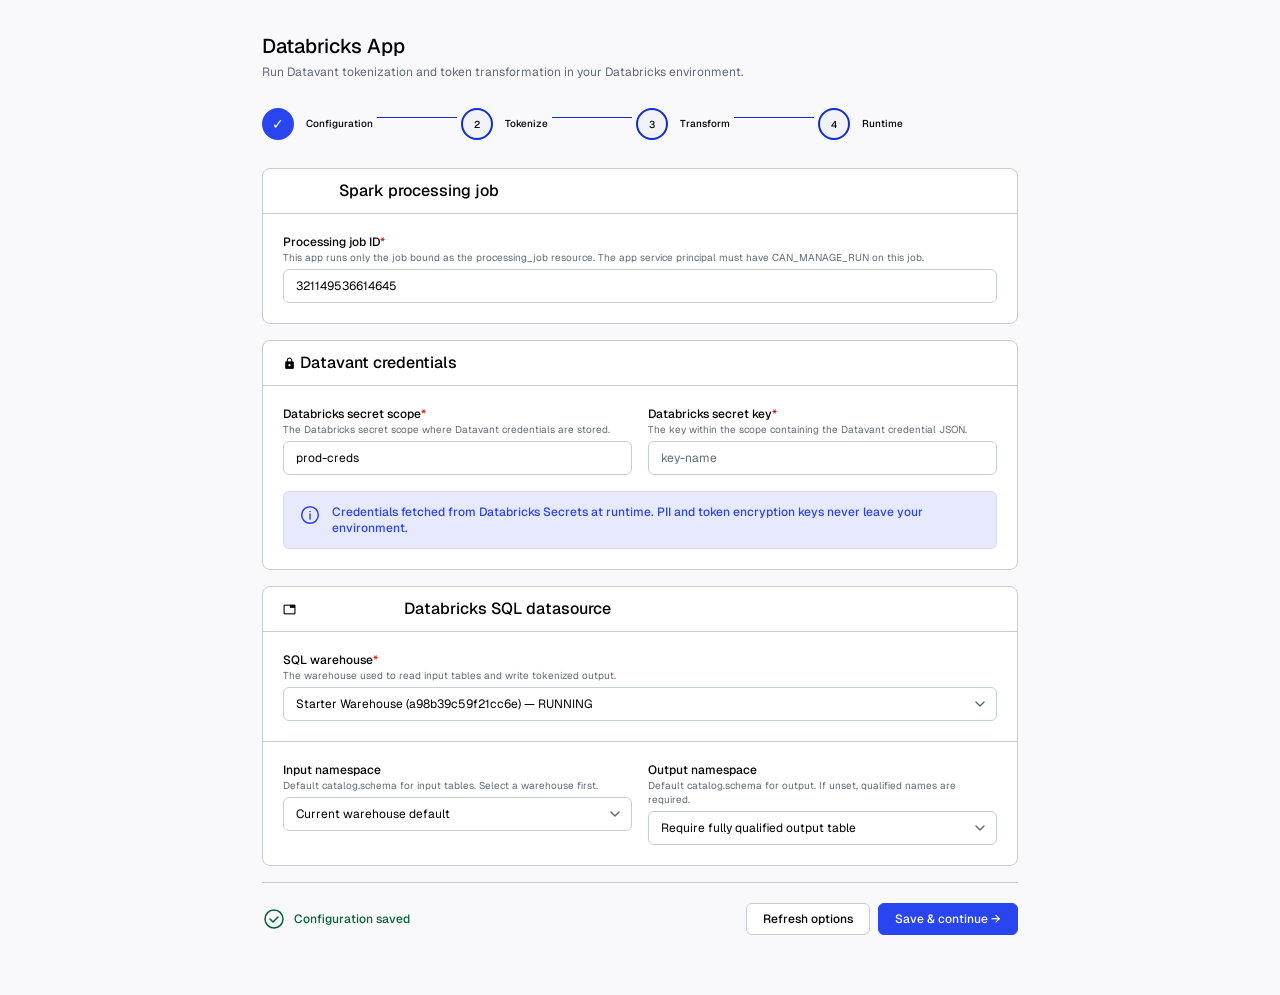
<file: Prototypes/index.html>
<!DOCTYPE html>
<html lang="en">
<head>
  <meta charset="UTF-8" />
  <meta name="viewport" content="width=device-width, initial-scale=1.0" />
  <title>Databricks App — DART DS</title>
  <link href="https://fonts.googleapis.com/css2?family=Geist:wght@400;500;600&display=swap" rel="stylesheet" />
  <link href="https://fonts.googleapis.com/icon?family=Material+Icons" rel="stylesheet" />
  <style>
    /* ── DART Design System tokens ─────────────────────── */
    :root {
      --bg-canvas:        #f9f9fb;
      --bg-white:         #ffffff;
      --bg-mild:          #f2f3f8;

      --color-primary:    #2945f0;
      --color-primary-border: #102cd5;
      --color-text:       #020202;
      --color-dimmed:     #606a78;
      --color-error:      #de1212;
      --color-success:    #046338;

      --border-default:   #c7ccd4;
      --border-mild:      #c7ccd4;

      --info-bg:          #e7eafe;
      --info-bdr:         #d6daff;
      --info-txt:         #2945f0;

      --warn-bg:          #e7eafe;
      --warn-bdr:         #d6daff;
      --warn-txt:         #2945f0;

      --font:             'Geist', sans-serif;
      --font-icons:       'Material Icons';

      --radius-card:      8px;
      --radius-input:     6px;
      --radius-step:      999px;
    }

    /* ── Reset ─────────────────────────────────────────── */
    *, *::before, *::after { box-sizing: border-box; margin: 0; padding: 0; }
    body {
      font-family: var(--font);
      background: var(--bg-canvas);
      color: var(--color-text);
      font-size: 12px;
      min-height: 100vh;
      padding: 0 0 60px;
    }
    a { text-decoration: none; color: inherit; cursor: pointer; }
    button { font-family: var(--font); cursor: pointer; border: none; background: none; }
    input, select, textarea { font-family: var(--font); }

    /* ── App shell ─────────────────────────────────────── */
    .app-shell {
      max-width: 820px;
      margin: 0 auto;
      padding: 32px 32px 0;
    }

    /* ── Page header ───────────────────────────────────── */
    .page-hd { margin-bottom: 28px; }
    .page-hd h1 {
      font-size: 20px;
      font-weight: 500;
      color: var(--color-text);
      line-height: 28px;
      margin-bottom: 4px;
    }
    .page-hd p {
      font-size: 12px;
      color: var(--color-dimmed);
      line-height: 16px;
    }

    /* ── Stepper ───────────────────────────────────────── */
    .stepper {
      display: flex;
      align-items: center;
      margin-bottom: 28px;
    }
    .step {
      display: flex;
      align-items: center;
      gap: 12px;
      cursor: pointer;
    }
    .step-circle {
      width: 32px; height: 32px;
      border-radius: var(--radius-step);
      display: flex; align-items: center; justify-content: center;
      font-size: 10px; font-weight: 500;
      flex-shrink: 0;
      border: 2px solid var(--color-primary-border);
      transition: all 0.2s;
    }
    .step-circle.done {
      background: var(--color-primary);
      border-color: var(--color-primary);
      color: #fff;
      font-size: 14px;
    }
    .step-circle.active {
      background: var(--color-primary);
      border-color: var(--color-primary);
      color: #fff;
    }
    .step-circle.idle {
      background: var(--bg-mild);
      border-color: var(--color-primary-border);
      color: var(--color-text);
    }
    .step-body { display: flex; flex-direction: column; gap: 2px; }
    .step-label {
      font-size: 10px; font-weight: 500;
      color: var(--color-text);
      line-height: 14px;
      white-space: nowrap;
    }
    .step-connector {
      flex: 1;
      height: 1px;
      background: var(--color-primary-border);
      min-width: 40px;
      max-width: 80px;
      margin: 0 4px;
      margin-bottom: 14px; /* align with circle center */
    }

    /* ── Tab panels ────────────────────────────────────── */
    .tab-panel { display: none; flex-direction: column; gap: 16px; }
    .tab-panel.active { display: flex; }

    /* ── Cards ─────────────────────────────────────────── */
    .card {
      background: var(--bg-white);
      border: 1px solid var(--border-default);
      border-radius: var(--radius-card);
      overflow: hidden;
    }
    .card-hd {
      display: flex;
      align-items: center;
      gap: 4px;
      padding: 12px 20px;
      border-bottom: 1px solid var(--border-mild);
    }
    .card-hd .icon {
      font-family: var(--font-icons);
      font-size: 13px;
      color: var(--color-text);
      line-height: 1;
      user-select: none;
    }
    .card-hd span.title {
      font-size: 16px;
      font-weight: 500;
      color: var(--color-text);
      line-height: 20px;
    }
    .card-body {
      padding: 20px;
      display: flex;
      flex-direction: column;
      gap: 16px;
    }

    /* ── Field ─────────────────────────────────────────── */
    .field { display: flex; flex-direction: column; gap: 4px; }
    .field-row { display: flex; gap: 16px; }
    .field-row .field { flex: 1 0 0; min-width: 0; }

    /* Label block: label text + required asterisk + hint — all above the input */
    .field-label-block { display: flex; flex-direction: column; margin-bottom: 0; }
    .field-label-row { display: flex; align-items: center; gap: 0; }
    .field-label {
      font-size: 12px; font-weight: 500;
      color: var(--color-text);
      line-height: 16px;
    }
    .field-required { color: var(--color-error); font-size: 12px; font-weight: 500; }
    .field-hint {
      font-size: 10px;
      color: var(--color-dimmed);
      line-height: 14px;
      margin-top: 1px;
    }

    /* ── Inputs ────────────────────────────────────────── */
    .input-text, .input-select {
      height: 34px;
      background: var(--bg-white);
      border: 1px solid var(--border-default);
      border-radius: var(--radius-input);
      padding: 0 12px;
      font-size: 12px;
      color: var(--color-text);
      width: 100%;
      outline: none;
      font-family: var(--font);
      transition: border-color 0.15s, box-shadow 0.15s;
    }
    .input-text:focus, .input-select:focus {
      border-color: var(--color-primary);
      box-shadow: 0 0 0 3px rgba(41,69,240,0.12);
    }
    .input-text::placeholder { color: var(--color-dimmed); }
    .input-select { appearance: none; -webkit-appearance: none; cursor: pointer; }
    .select-wrap { position: relative; }
    .select-wrap::after {
      content: '';
      position: absolute; right: 12px; top: 50%;
      transform: translateY(-50%);
      width: 10px; height: 6px;
      background: url("data:image/svg+xml,%3Csvg width='10' height='6' viewBox='0 0 10 6' fill='none' xmlns='http://www.w3.org/2000/svg'%3E%3Cpath d='M1 1L5 5L9 1' stroke='%23606a78' stroke-width='1.5' stroke-linecap='round' stroke-linejoin='round'/%3E%3C/svg%3E") no-repeat center;
      pointer-events: none;
    }

    /* ── Divider ───────────────────────────────────────── */
    .divider { height: 1px; background: var(--border-mild); margin: 4px -20px; }

    /* ── Info / alert boxes ────────────────────────────── */
    .info-box {
      display: flex; gap: 12px; align-items: flex-start;
      padding: 12px 16px;
      border-radius: var(--radius-input);
      border: 1px solid;
      font-size: 12px; font-weight: 500; line-height: 16px;
    }
    .info-box svg { flex-shrink: 0; margin-top: 1px; }
    .info-box.blue { background: var(--info-bg); border-color: var(--info-bdr); color: var(--info-txt); }
    .info-box.green { background: #ecfdf5; border-color: #a7f3d0; color: #046338; }

    /* ── Notice bar ────────────────────────────────────── */
    .notice-bar {
      display: flex; align-items: center; gap: 12px;
      padding: 12px 16px;
      border-radius: var(--radius-input);
      background: var(--info-bg);
      border: 1px solid var(--info-bdr);
      color: var(--info-txt);
      font-size: 12px; font-weight: 500;
    }
    .notice-bar a { text-decoration: underline; }

    /* ── Radio group (write mode) ──────────────────────── */
    .radio-group { display: flex; gap: 24px; flex-wrap: wrap; }
    .radio-item { display: flex; align-items: center; gap: 8px; cursor: pointer; }
    .radio-item input[type="radio"] {
      accent-color: var(--color-primary);
      width: 16px; height: 16px; cursor: pointer;
    }
    .radio-label { font-size: 12px; font-weight: 500; color: var(--color-text); }

    .field-group-label {
      font-size: 12px; font-weight: 500; color: var(--color-text); line-height: 16px;
      margin-bottom: 8px;
    }

    /* ── Checkboxes ────────────────────────────────────── */
    .check-list { display: flex; flex-direction: column; }
    .check-row {
      display: flex; gap: 12px; align-items: flex-start;
      padding: 10px 0;
      border-bottom: 1px solid var(--border-mild);
    }
    .check-row:last-child { border-bottom: none; padding-bottom: 0; }
    .check-row input[type="checkbox"] {
      width: 16px; height: 16px; margin-top: 1px;
      accent-color: var(--color-primary);
      cursor: pointer; flex-shrink: 0;
    }
    .check-label { font-size: 12px; font-weight: 500; color: var(--color-text); line-height: 16px; }
    .check-hint  { font-size: 10px; color: var(--color-dimmed); margin-top: 2px; line-height: 14px; }

    /* ── Stepper input ─────────────────────────────────── */
    .num-stepper { display: flex; align-items: center; gap: 0; }
    .num-stepper-btn {
      width: 32px; height: 34px;
      border: 1px solid var(--border-default);
      background: var(--bg-white);
      font-size: 16px; color: var(--color-text);
      display: flex; align-items: center; justify-content: center;
      cursor: pointer; transition: background 0.15s;
    }
    .num-stepper-btn:first-child { border-radius: var(--radius-input) 0 0 var(--radius-input); border-right: none; }
    .num-stepper-btn:last-child  { border-radius: 0 var(--radius-input) var(--radius-input) 0; border-left: none; }
    .num-stepper-btn:hover { background: var(--bg-mild); }
    .num-stepper-input {
      width: 60px; height: 34px;
      border: 1px solid var(--border-default);
      text-align: center; font-size: 12px;
      color: var(--color-text); outline: none;
      font-family: var(--font);
    }

    /* ── Direction cards ───────────────────────────────── */
    .dir-cards { display: flex; gap: 12px; }
    .dir-card {
      flex: 1;
      border: 1px solid var(--border-default);
      border-radius: var(--radius-card);
      padding: 16px 18px;
      cursor: pointer;
      transition: border-color 0.15s, box-shadow 0.15s;
    }
    .dir-card:hover { border-color: var(--color-primary); }
    .dir-card.selected {
      border-color: var(--color-primary);
      box-shadow: 0 0 0 3px rgba(41,69,240,0.12);
    }
    .dir-card-hd {
      display: flex; align-items: center; justify-content: space-between;
      margin-bottom: 12px;
    }
    .dir-card-title {
      display: flex; align-items: center; gap: 6px;
      font-size: 14px; font-weight: 500; color: var(--color-text);
    }
    .dir-card-title .icon { font-family: var(--font-icons); font-size: 14px; }
    .dir-card p { font-size: 11px; color: var(--color-dimmed); line-height: 1.6; margin-bottom: 12px; }
    .dir-flow { display: flex; align-items: center; gap: 4px; }
    .flow-node {
      background: var(--bg-mild);
      border: 1px solid var(--border-default);
      border-radius: 4px;
      padding: 1px 6px;
      font-size: 10px; color: var(--color-text);
    }
    .flow-arrow { color: var(--color-dimmed); font-size: 11px; }

    /* ── Runtime table ─────────────────────────────────── */
    .rt-table { width: 100%; border-collapse: collapse; font-size: 12px; }
    .rt-table th {
      font-size: 11px; font-weight: 600; color: var(--color-dimmed);
      padding: 8px 0; text-align: left; border-bottom: 1px solid var(--border-mild);
    }
    .rt-table td { padding: 11px 0; border-bottom: 1px solid var(--border-mild); }
    .rt-table tr:last-child td { border-bottom: 4px solid var(--border-mild); }
    .rt-table .col-n { width: 68px; padding-left: 20px; color: var(--color-dimmed); font-size: 12px; }
    .rt-tag {
      display: inline-flex; align-items: center;
      background: var(--bg-mild);
      border: 1px solid var(--border-default);
      border-radius: 4px;
      padding: 2px 8px;
      font-size: 11px; font-weight: 500; color: var(--color-text);
    }
    .rt-tag.warn { background: #fffbeb; border-color: #fde68a; color: #92400e; }

    /* ── Footer ────────────────────────────────────────── */
    .card-footer {
      display: flex; align-items: center; justify-content: space-between;
      padding: 20px 0 0;
      border-top: 1px solid var(--border-default);
    }
    .footer-left { display: flex; align-items: center; gap: 8px; }
    .footer-right { display: flex; gap: 8px; align-items: center; }
    .saved-msg {
      display: flex; align-items: center; gap: 8px;
      font-size: 12px; font-weight: 500;
      color: var(--color-success);
    }

    /* ── Buttons ───────────────────────────────────────── */
    .btn {
      height: 32px; padding: 0 16px;
      border-radius: var(--radius-input);
      font-size: 12px; font-weight: 500;
      font-family: var(--font);
      display: flex; align-items: center; gap: 6px;
      transition: all 0.15s; cursor: pointer;
      white-space: nowrap;
    }
    .btn-outline {
      background: var(--bg-white);
      border: 1px solid var(--border-default);
      color: var(--color-text);
    }
    .btn-outline:hover { background: var(--bg-mild); }
    .btn-filled {
      background: var(--color-primary);
      border: 1px solid var(--color-primary);
      color: #fff;
    }
    .btn-filled:hover { background: var(--color-primary-border); }
    .btn-run {
      background: #16a34a; border: 1px solid #16a34a; color: #fff;
    }
    .btn-run:hover { background: #15803d; }

    /* ── Responsive ────────────────────────────────────── */
    @media (max-width: 640px) {
      .field-row { flex-direction: column; }
      .dir-cards { flex-direction: column; }
      .stepper { flex-wrap: wrap; gap: 12px; }
      .step-connector { display: none; }
    }
  </style>
</head>
<body>
<div class="app-shell">

  <!-- Page header -->
  <div class="page-hd">
    <h1>Databricks App</h1>
    <p>Run Datavant tokenization and token transformation in your Databricks environment.</p>
  </div>

  <!-- Stepper -->
  <nav class="stepper" id="stepper">
    <div class="step" onclick="switchTab('config')">
      <div class="step-circle done" id="sc-config">✓</div>
      <div class="step-body">
        <span class="step-label">Configuration</span>
      </div>
    </div>
    <div class="step-connector"></div>
    <div class="step" onclick="switchTab('tokenize')">
      <div class="step-circle idle" id="sc-tokenize">2</div>
      <div class="step-body">
        <span class="step-label">Tokenize</span>
      </div>
    </div>
    <div class="step-connector"></div>
    <div class="step" onclick="switchTab('transform')">
      <div class="step-circle idle" id="sc-transform">3</div>
      <div class="step-body">
        <span class="step-label">Transform</span>
      </div>
    </div>
    <div class="step-connector"></div>
    <div class="step" onclick="switchTab('runtime')">
      <div class="step-circle idle" id="sc-runtime">4</div>
      <div class="step-body">
        <span class="step-label">Runtime</span>
      </div>
    </div>
  </nav>

  <!-- ── TAB 1: Configuration ──────────────────────────── -->
  <div class="tab-panel active" id="tab-config">

    <!-- Spark processing job -->
    <div class="card">
      <div class="card-hd">
        <span class="icon">bolt</span>
        <span class="title">Spark processing job</span>
      </div>
      <div class="card-body">
        <div class="field">
          <div class="field-label-block">
            <div class="field-label-row">
              <span class="field-label">Processing job ID</span>
              <span class="field-required">*</span>
            </div>
            <span class="field-hint">This app runs only the job bound as the processing_job resource. The app service principal must have CAN_MANAGE_RUN on this job.</span>
          </div>
          <input class="input-text" type="text" value="321149536614645" />
        </div>
      </div>
    </div>

    <!-- Datavant credentials -->
    <div class="card">
      <div class="card-hd">
        <span class="icon">lock</span>
        <span class="title">Datavant credentials</span>
      </div>
      <div class="card-body">
        <div class="field-row">
          <div class="field">
            <div class="field-label-block">
              <div class="field-label-row">
                <span class="field-label">Databricks secret scope</span>
                <span class="field-required">*</span>
              </div>
              <span class="field-hint">The Databricks secret scope where Datavant credentials are stored.</span>
            </div>
            <input class="input-text" type="text" value="prod-creds" />
          </div>
          <div class="field">
            <div class="field-label-block">
              <div class="field-label-row">
                <span class="field-label">Databricks secret key</span>
                <span class="field-required">*</span>
              </div>
              <span class="field-hint">The key within the scope containing the Datavant credential JSON.</span>
            </div>
            <input class="input-text" type="text" placeholder="key-name" />
          </div>
        </div>
        <div class="info-box blue">
          <svg width="20" height="20" viewBox="0 0 20 20" fill="none"><circle cx="10" cy="10" r="8.33" stroke="#2945f0" stroke-width="1.5"/><path d="M10 9v5" stroke="#2945f0" stroke-width="1.5" stroke-linecap="round"/><circle cx="10" cy="6.5" r="0.75" fill="#2945f0"/></svg>
          <span>Credentials fetched from Databricks Secrets at runtime. PII and token encryption keys never leave your environment.</span>
        </div>
      </div>
    </div>

    <!-- Databricks SQL datasource -->
    <div class="card">
      <div class="card-hd">
        <span class="icon">table_chart</span>
        <span class="title">Databricks SQL datasource</span>
      </div>
      <div class="card-body">
        <div class="field">
          <div class="field-label-block">
            <div class="field-label-row">
              <span class="field-label">SQL warehouse</span>
              <span class="field-required">*</span>
            </div>
            <span class="field-hint">The warehouse used to read input tables and write tokenized output.</span>
          </div>
          <div class="select-wrap">
            <select class="input-select">
              <option>Starter Warehouse (a98b39c59f21cc6e) — RUNNING</option>
              <option>Pro Warehouse — STOPPED</option>
            </select>
          </div>
        </div>
        <div class="divider"></div>
        <div class="field-row">
          <div class="field">
            <div class="field-label-block">
              <div class="field-label-row">
                <span class="field-label">Input namespace</span>
              </div>
              <span class="field-hint">Default catalog.schema for input tables. Select a warehouse first.</span>
            </div>
            <div class="select-wrap">
              <select class="input-select">
                <option>Current warehouse default</option>
                <option>main.ai_generated_testdata</option>
              </select>
            </div>
          </div>
          <div class="field">
            <div class="field-label-block">
              <div class="field-label-row">
                <span class="field-label">Output namespace</span>
              </div>
              <span class="field-hint">Default catalog.schema for output. If unset, qualified names are required.</span>
            </div>
            <div class="select-wrap">
              <select class="input-select">
                <option>Require fully qualified output table</option>
                <option>main.tokenized_outputs</option>
              </select>
            </div>
          </div>
        </div>
      </div>
    </div>

    <!-- Footer -->
    <div class="card-footer">
      <div class="footer-left">
        <div class="saved-msg">
          <svg width="24" height="24" viewBox="0 0 24 24" fill="none"><circle cx="12" cy="12" r="9" stroke="#046338" stroke-width="1.5"/><path d="M8 12l3 3 5-5" stroke="#046338" stroke-width="1.5" stroke-linecap="round" stroke-linejoin="round"/></svg>
          Configuration saved
        </div>
      </div>
      <div class="footer-right">
        <button class="btn btn-outline">Refresh options</button>
        <button class="btn btn-filled" onclick="switchTab('tokenize')">Save &amp; continue →</button>
      </div>
    </div>

  </div><!-- /tab-config -->

  <!-- ── TAB 2: Tokenize ───────────────────────────────── -->
  <div class="tab-panel" id="tab-tokenize">

    <div class="notice-bar">
      <svg width="20" height="20" viewBox="0 0 20 20" fill="none"><circle cx="10" cy="10" r="8.33" stroke="#2945f0" stroke-width="1.5"/><path d="M10 9v5" stroke="#2945f0" stroke-width="1.5" stroke-linecap="round"/><circle cx="10" cy="6.5" r="0.75" fill="#2945f0"/></svg>
      <span>Last run complete. <a href="#">View Databricks run logs →</a></span>
    </div>

    <!-- Data card -->
    <div class="card">
      <div class="card-hd">
        <span class="icon">table_chart</span>
        <span class="title">Data</span>
      </div>
      <div class="card-body">
        <div class="info-box blue">
          <svg width="20" height="20" viewBox="0 0 20 20" fill="none"><circle cx="10" cy="10" r="8.33" stroke="#2945f0" stroke-width="1.5"/><path d="M10 9v5" stroke="#2945f0" stroke-width="1.5" stroke-linecap="round"/><circle cx="10" cy="6.5" r="0.75" fill="#2945f0"/></svg>
          <span>The input table must contain PII columns matching your tokenization config. The output table replaces PII with tokens — HIPAA de-identified under the Datavant Expert Determination.</span>
        </div>
        <div class="field-row">
          <div class="field">
            <div class="field-label-block">
              <div class="field-label-row">
                <span class="field-label">Input table</span>
                <span class="field-required">*</span>
              </div>
              <span class="field-hint">Must match the column layout expected by the selected config.</span>
            </div>
            <div class="select-wrap">
              <select class="input-select">
                <option>core_token_results (main.ai_generated_testdata)</option>
                <option>patient_records (main.source_data)</option>
              </select>
            </div>
          </div>
          <div class="field">
            <div class="field-label-block">
              <div class="field-label-row">
                <span class="field-label">Output table</span>
                <span class="field-required">*</span>
              </div>
              <span class="field-hint">Destination for tokenized output. Use a fully qualified name if output namespace is not set.</span>
            </div>
            <input class="input-text" type="text" value="test_outputs2" placeholder="catalog.schema.table" />
          </div>
        </div>
        <div class="divider"></div>
        <div>
          <div class="field-group-label">Write mode<span class="field-required">*</span></div>
          <div class="radio-group" id="wmode-tokenize">
            <label class="radio-item">
              <input type="radio" name="wmode-t" value="error" /> <span class="radio-label">error</span>
            </label>
            <label class="radio-item">
              <input type="radio" name="wmode-t" value="overwrite" checked /> <span class="radio-label">overwrite</span>
            </label>
            <label class="radio-item">
              <input type="radio" name="wmode-t" value="append" /> <span class="radio-label">append</span>
            </label>
            <label class="radio-item">
              <input type="radio" name="wmode-t" value="ignore" /> <span class="radio-label">ignore</span>
            </label>
          </div>
          <div class="field-hint" style="margin-top: 6px;">error — fail if exists · overwrite — replace all rows · append — add rows · ignore — skip if exists</div>
        </div>
      </div>
    </div>

    <!-- Tokenization configuration -->
    <div class="card">
      <div class="card-hd">
        <span class="icon">description</span>
        <span class="title">Tokenization configuration</span>
      </div>
      <div class="card-body">
        <div class="field-row">
          <div class="field">
            <div class="field-label-block">
              <div class="field-label-row">
                <span class="field-label">Site</span>
                <span class="field-required">*</span>
              </div>
              <span class="field-hint">Your Datavant site name. Output tokens will be encrypted in this site's key: desktop_test_e2e_TOKEN_ENCRYPTION_KEY.</span>
            </div>
            <input class="input-text" type="text" value="desktop_test_e2e" />
          </div>
          <div class="field">
            <div class="field-label-block">
              <div class="field-label-row">
                <span class="field-label">Config name</span>
              </div>
              <span class="field-hint">Name of the tokenization config in Datavant Connect. Specifies token designs, column layout, and output operations.</span>
            </div>
            <input class="input-text" type="text" value="databricks_core_tokens" />
          </div>
        </div>
      </div>
    </div>

    <!-- Options -->
    <div class="card">
      <div class="card-hd">
        <span class="icon">menu</span>
        <span class="title">Options</span>
      </div>
      <div class="card-body">
        <div class="check-list">
          <div class="check-row">
            <input type="checkbox" id="t-skip-pre" />
            <div>
              <div class="check-label">Skip name preprocessing</div>
              <div class="check-hint">Bypass first/last name standardization. Use only if your config applies custom preprocessing.</div>
            </div>
          </div>
          <div class="check-row">
            <input type="checkbox" id="t-dis-reorder" />
            <div>
              <div class="check-label">Disable output reordering</div>
              <div class="check-hint">Preserve the original row order of the input table in the output.</div>
            </div>
          </div>
          <div class="check-row">
            <input type="checkbox" id="t-suppress" />
            <div>
              <div class="check-label">Suppress token errors</div>
              <div class="check-hint">Do not raise an error when XXX-F00000 error tokens are produced due to missing or invalid PII.</div>
            </div>
          </div>
          <div class="check-row">
            <input type="checkbox" id="t-summary" checked />
            <div>
              <div class="check-label">Show summary</div>
              <div class="check-hint">Print token fill rates and row counts to Spark logs after the job completes.</div>
            </div>
          </div>
        </div>
        <div class="divider"></div>
        <div class="field" style="margin-top: 4px;">
          <div class="field-label-block">
            <div class="field-label-row">
              <span class="field-label">Repartition value</span>
            </div>
            <span class="field-hint">Controls Spark parallelism. Tune to match your cluster size.</span>
          </div>
          <div style="display:flex; align-items:center; gap:10px; margin-top:4px;">
            <div class="num-stepper">
              <button class="num-stepper-btn" onclick="stepVal('rep',−10)">−</button>
              <input class="num-stepper-input" type="number" id="rep" value="100" min="1" step="10" />
              <button class="num-stepper-btn" onclick="stepVal('rep',10)">+</button>
            </div>
            <span class="field-hint">Multiples of 10, or 1</span>
          </div>
        </div>
      </div>
    </div>

    <div class="card-footer">
      <div class="footer-left">
        <button class="btn btn-outline" onclick="switchTab('config')">← Back</button>
      </div>
      <div class="footer-right">
        <button class="btn btn-outline">Save draft</button>
        <button class="btn btn-run">▶ Run tokenize</button>
      </div>
    </div>

  </div><!-- /tab-tokenize -->

  <!-- ── TAB 3: Transform ──────────────────────────────── -->
  <div class="tab-panel" id="tab-transform">

    <!-- Transform direction -->
    <div class="card">
      <div class="card-hd">
        <span class="icon">swap_horiz</span>
        <span class="title">Transform direction</span>
      </div>
      <div class="card-body">
        <p style="font-size:12px; color:var(--color-dimmed); line-height:1.6; margin-bottom:4px;">
          Token transformation re-encrypts tokens between sites to enable cross-organization data linkage. Choose your role in this data exchange.
        </p>
        <div class="dir-cards">
          <div class="dir-card" onclick="selectDir(this)">
            <div class="dir-card-hd">
              <div class="dir-card-title">
                <span class="icon" style="font-family:var(--font-icons)">send</span>
                Send to partner
              </div>
              <input type="radio" name="xdir" value="send" />
            </div>
            <p>You are the data source. Convert your site-specific tokens to transit tokens so a partner can re-encrypt them into their site. Uses a transit key.</p>
            <div class="dir-flow">
              <span class="flow-node">your_site tokens</span>
              <span class="flow-arrow">→</span>
              <span class="flow-node">transit tokens</span>
              <span class="flow-arrow">→</span>
              <span class="flow-node">partner</span>
            </div>
          </div>
          <div class="dir-card selected" onclick="selectDir(this)">
            <div class="dir-card-hd">
              <div class="dir-card-title">
                <span class="icon" style="font-family:var(--font-icons)">move_to_inbox</span>
                Receive from partner
              </div>
              <input type="radio" name="xdir" value="receive" checked />
            </div>
            <p>You are the data recipient. Convert inbound transit tokens into your site-specific tokens so they are linkable in your environment. Uses a connect key.</p>
            <div class="dir-flow">
              <span class="flow-node">transit tokens</span>
              <span class="flow-arrow">→</span>
              <span class="flow-node">your_site tokens</span>
              <span class="flow-arrow">→</span>
              <span class="flow-node">linkable</span>
            </div>
          </div>
        </div>
      </div>
    </div>

    <!-- Data -->
    <div class="card">
      <div class="card-hd">
        <span class="icon">table_chart</span>
        <span class="title">Data</span>
      </div>
      <div class="card-body">
        <div class="info-box blue">
          <svg width="20" height="20" viewBox="0 0 20 20" fill="none"><circle cx="10" cy="10" r="8.33" stroke="#2945f0" stroke-width="1.5"/><path d="M10 9v5" stroke="#2945f0" stroke-width="1.5" stroke-linecap="round"/><circle cx="10" cy="6.5" r="0.75" fill="#2945f0"/></svg>
          <span>Configure a SQL warehouse in the Configuration tab to load available input tables.</span>
        </div>
        <div class="field-row">
          <div class="field">
            <div class="field-label-block">
              <div class="field-label-row">
                <span class="field-label">Output table</span>
                <span class="field-required">*</span>
              </div>
              <span class="field-hint">Destination for your site-specific tokens, linkable with your existing tokenized data.</span>
            </div>
            <input class="input-text" type="text" placeholder="catalog.schema.table_name" />
          </div>
          <div class="field">
            <div class="field-group-label" style="margin-bottom:8px;">Write mode<span class="field-required">*</span></div>
            <div class="radio-group">
              <label class="radio-item"><input type="radio" name="wmode-x" value="error" checked /> <span class="radio-label">error</span></label>
              <label class="radio-item"><input type="radio" name="wmode-x" value="overwrite" /> <span class="radio-label">overwrite</span></label>
              <label class="radio-item"><input type="radio" name="wmode-x" value="append" /> <span class="radio-label">append</span></label>
              <label class="radio-item"><input type="radio" name="wmode-x" value="ignore" /> <span class="radio-label">ignore</span></label>
            </div>
          </div>
        </div>
      </div>
    </div>

    <!-- Site & key configuration -->
    <div class="card">
      <div class="card-hd">
        <span class="icon">description</span>
        <span class="title">Site &amp; key configuration</span>
      </div>
      <div class="card-body">
        <div class="field-row">
          <div class="field">
            <div class="field-label-block">
              <div class="field-label-row">
                <span class="field-label">Your site</span>
                <span class="field-required">*</span>
              </div>
              <span class="field-hint">Inbound transit tokens will be re-encrypted into this site's key: your_site_TOKEN_ENCRYPTION_KEY.</span>
            </div>
            <input class="input-text" type="text" placeholder="your-site-name" />
          </div>
          <div class="field">
            <div class="field-label-block">
              <div class="field-label-row">
                <span class="field-label">Partner's origin site</span>
                <span class="field-required">*</span>
              </div>
              <span class="field-hint">The site that created the transit tokens. Derives the transit key: partner_site-your_site_TOKEN_ENCRYPTION_KEY.</span>
            </div>
            <input class="input-text" type="text" placeholder="partner-site-name" />
          </div>
        </div>
      </div>
    </div>

    <!-- Options -->
    <div class="card">
      <div class="card-hd">
        <span class="icon">menu</span>
        <span class="title">Options</span>
      </div>
      <div class="card-body">
        <div class="field">
          <div class="field-label-block">
            <div class="field-label-row"><span class="field-label">Token columns</span></div>
            <span class="field-hint">Columns containing tokens to transform. Leave empty to auto-detect all token columns (44-character strings ending in =).</span>
          </div>
          <input class="input-text" type="text" value="token_1, token_2, token_101" />
        </div>
        <div class="divider"></div>
        <div class="check-list">
          <div class="check-row">
            <input type="checkbox" id="x-suppress" />
            <div>
              <div class="check-label">Suppress token errors</div>
              <div class="check-hint">Ignore XXX-T00000 T-type errors produced when a token can't be transformed (e.g. wrong encryption key).</div>
            </div>
          </div>
          <div class="check-row">
            <input type="checkbox" id="x-drop" />
            <div>
              <div class="check-label">Drop token error codes</div>
              <div class="check-hint">Replace XXX-T00000 error tokens with nulls in the output table.</div>
            </div>
          </div>
        </div>
      </div>
    </div>

    <div class="card-footer">
      <div class="footer-left">
        <button class="btn btn-outline" onclick="switchTab('tokenize')">← Back</button>
      </div>
      <div class="footer-right">
        <button class="btn btn-outline">Save draft</button>
        <button class="btn btn-run">▶ Run receive transform</button>
      </div>
    </div>

  </div><!-- /tab-transform -->

  <!-- ── TAB 4: Runtime ────────────────────────────────── -->
  <div class="tab-panel" id="tab-runtime">

    <div class="info-box blue">
      <svg width="20" height="20" viewBox="0 0 20 20" fill="none"><circle cx="10" cy="10" r="8.33" stroke="#2945f0" stroke-width="1.5"/><path d="M10 9v5" stroke="#2945f0" stroke-width="1.5" stroke-linecap="round"/><circle cx="10" cy="6.5" r="0.75" fill="#2945f0"/></svg>
      <span>SQL warehouse ID shows as not configured — set a warehouse in the Configuration tab to enable table browsing.</span>
    </div>

    <!-- Runtime environment -->
    <div class="card">
      <div class="card-hd">
        <span class="icon">desktop_windows</span>
        <span class="title">Runtime environment</span>
      </div>
      <div style="padding: 0 0 0;">
        <table class="rt-table" style="table-layout: fixed;">
          <colgroup>
            <col style="width: 68px;" />
            <col style="width: 280px;" />
            <col />
          </colgroup>
          <thead>
            <tr>
              <th style="padding-left: 20px;">#</th>
              <th>Setting</th>
              <th>Value</th>
            </tr>
          </thead>
          <tbody>
            <tr>
              <td class="col-n">0</td>
              <td>Mode</td>
              <td><span class="rt-tag">databricks</span></td>
            </tr>
            <tr>
              <td class="col-n">1</td>
              <td>Authorization</td>
              <td><span class="rt-tag">viewer identity</span></td>
            </tr>
            <tr>
              <td class="col-n">2</td>
              <td>Python executable</td>
              <td style="font-size:12px; color:var(--color-text);">.venv/bin/python</td>
            </tr>
            <tr>
              <td class="col-n">3</td>
              <td>SQL warehouse ID</td>
              <td><span class="rt-tag warn">not configured</span></td>
            </tr>
            <tr>
              <td class="col-n">4</td>
              <td>SQL HTTP path</td>
              <td><span class="rt-tag">derived from SQL warehouse ID</span></td>
            </tr>
            <tr>
              <td class="col-n">5</td>
              <td>Input namespace</td>
              <td><span class="rt-tag">current warehouse default</span></td>
            </tr>
            <tr>
              <td class="col-n">6</td>
              <td>Output namespace</td>
              <td><span class="rt-tag warn">not configured</span></td>
            </tr>
            <tr>
              <td class="col-n">7</td>
              <td>Processing job ID</td>
              <td style="font-size:12px; color:var(--color-text);">321149536614645</td>
            </tr>
          </tbody>
        </table>
      </div>
    </div>

    <div class="card-footer">
      <div class="footer-left">
        <button class="btn btn-outline" onclick="switchTab('transform')">← Back</button>
      </div>
      <div class="footer-right">
        <button class="btn btn-outline">View Databricks logs ↗</button>
      </div>
    </div>

  </div><!-- /tab-runtime -->

</div>

<script>
  const tabs = ['config','tokenize','transform','runtime'];

  function switchTab(id) {
    tabs.forEach((t, i) => {
      const panel  = document.getElementById('tab-' + t);
      const circle = document.getElementById('sc-' + t);
      const idx    = tabs.indexOf(id);

      panel.classList.toggle('active', t === id);

      if (i < idx) {
        circle.className = 'step-circle done';
        circle.textContent = '✓';
      } else if (t === id) {
        circle.className = 'step-circle active';
        circle.textContent = i === 0 ? '✓' : String(i + 1);
      } else {
        circle.className = 'step-circle idle';
        circle.textContent = String(i + 1);
      }
    });
    window.scrollTo({ top: 0, behavior: 'smooth' });
  }

  function stepVal(id, delta) {
    const el = document.getElementById(id);
    el.value = Math.max(1, (parseInt(el.value) || 0) + delta);
  }

  function selectDir(card) {
    document.querySelectorAll('.dir-card').forEach(c => c.classList.remove('selected'));
    card.classList.add('selected');
    const r = card.querySelector('input[type="radio"]');
    if (r) r.checked = true;
  }
</script>
</body>
</html>
</file>
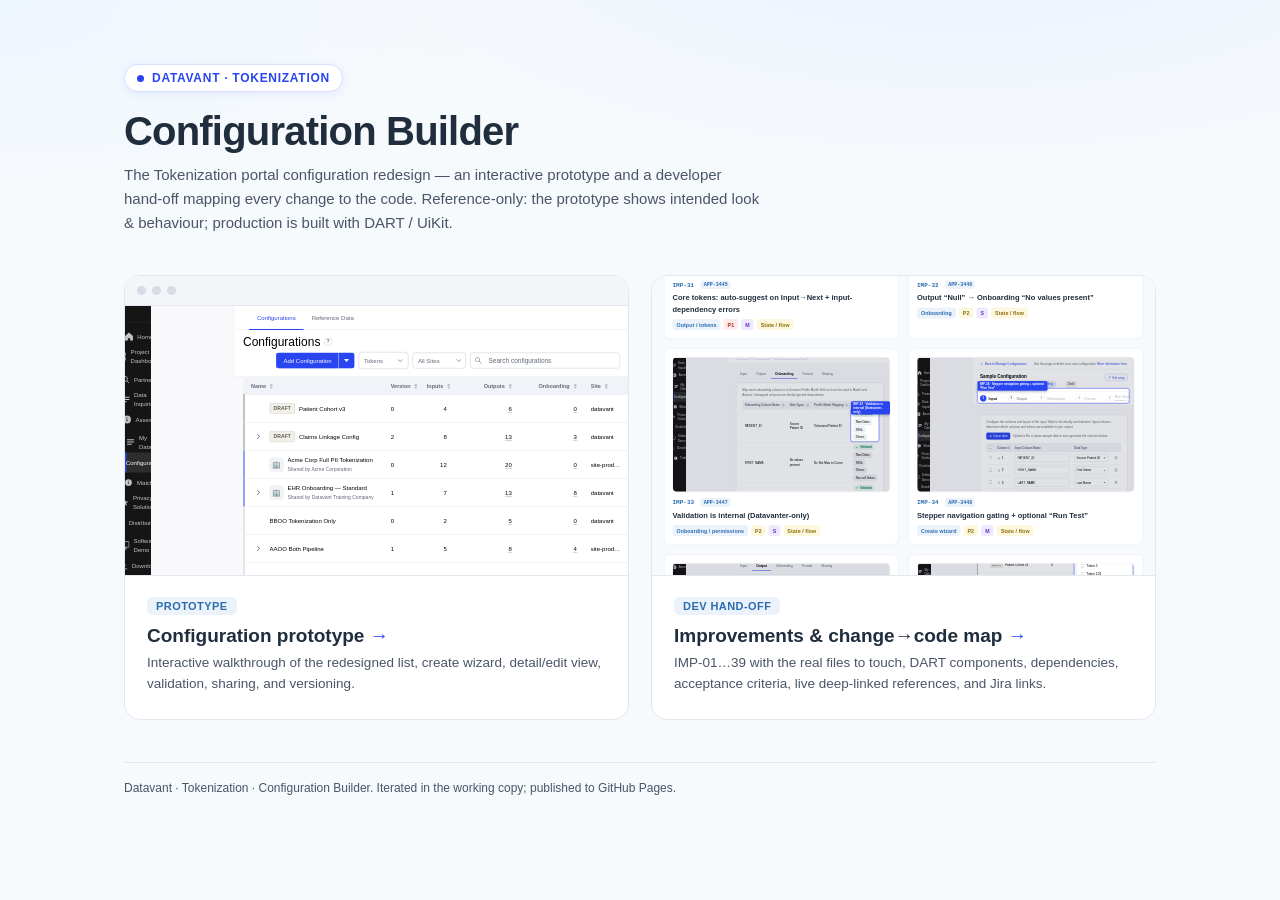
<file: Prototypes/Configuration Builder/index.html>
<!DOCTYPE html>
<html lang="en">
<head>
<meta charset="utf-8"/>
<meta name="viewport" content="width=device-width, initial-scale=1"/>
<title>Configuration Builder — Tokenization</title>
<style>
  :root{ color-scheme: light; --navy:#1F2D3D; --slate:#4A5568; --blue:#2B6CB0; --dvblue:#2945f0; --blue-bg:#EBF2FA; --line:#E2E8F0; --bg:#F7FAFC; --card:#fff; --font:-apple-system,BlinkMacSystemFont,"Segoe UI",Roboto,Arial,sans-serif; }
  *{box-sizing:border-box}
  body{margin:0;font-family:var(--font);color:var(--navy);background:
    radial-gradient(1200px 480px at 75% -10%, #eaf0ff 0%, rgba(234,240,255,0) 60%),
    radial-gradient(900px 420px at 0% 0%, #eef6ff 0%, rgba(238,246,255,0) 55%), var(--bg);
    min-height:100vh}
  .wrap{max-width:1080px;margin:0 auto;padding:64px 24px 90px}
  .eyebrow{display:inline-flex;align-items:center;gap:8px;font-size:12px;font-weight:700;letter-spacing:.06em;text-transform:uppercase;color:var(--dvblue);background:#fff;border:1px solid #d9e0ff;border-radius:999px;padding:6px 12px;margin-bottom:18px;box-shadow:0 2px 8px rgba(41,69,240,.08)}
  .eyebrow .dot{width:7px;height:7px;border-radius:50%;background:var(--dvblue)}
  h1{font-size:40px;line-height:1.08;margin:0 0 10px;letter-spacing:-.02em}
  .sub{color:var(--slate);font-size:15px;margin:0 0 40px;max-width:640px;line-height:1.6}
  .cards{display:grid;grid-template-columns:repeat(auto-fit,minmax(420px,1fr));gap:22px}
  a.card{display:flex;flex-direction:column;background:var(--card);border:1px solid var(--line);border-radius:16px;overflow:hidden;text-decoration:none;color:inherit;transition:box-shadow .15s,transform .15s}
  a.card:hover{box-shadow:0 16px 44px rgba(31,45,61,.16);transform:translateY(-2px)}
  /* Live preview window on top of each card */
  .shot{position:relative;height:300px;overflow:hidden;background:#fff;border-bottom:1px solid var(--line)}
  .shot .bar{position:absolute;top:0;left:0;right:0;height:30px;background:#f3f5f9;border-bottom:1px solid var(--line);display:flex;align-items:center;gap:6px;padding:0 12px;z-index:2}
  .shot .bar i{width:9px;height:9px;border-radius:50%;background:#d7dbe3;display:inline-block}
  .shot iframe{position:absolute;top:30px;left:0;width:200%;height:1180px;border:0;transform:scale(.5);transform-origin:top left;pointer-events:none}
  .shot .veil{position:absolute;inset:0;z-index:3} /* keeps the whole card the click target */
  .body{padding:20px 22px 24px}
  .pill{display:inline-block;font-size:11px;font-weight:700;letter-spacing:.04em;background:var(--blue-bg);color:var(--blue);border-radius:6px;padding:3px 9px;margin-bottom:10px}
  .card h2{margin:0 0 6px;font-size:19px;color:var(--navy)}
  .card h2 .arr{color:var(--dvblue)}
  .card p{margin:0;font-size:13.5px;color:var(--slate);line-height:1.55}
  footer{margin-top:42px;color:var(--slate);font-size:12px;border-top:1px solid var(--line);padding-top:18px}
</style>
</head>
<body>
  <div class="wrap">
    <span class="eyebrow"><span class="dot"></span> Datavant · Tokenization</span>
    <h1>Configuration Builder</h1>
    <p class="sub">The Tokenization portal configuration redesign — an interactive prototype and a developer hand-off mapping every change to the code. Reference-only: the prototype shows intended look &amp; behaviour; production is built with DART / UiKit.</p>

    <div class="cards">
      <a class="card" href="config-page.html">
        <div class="shot">
          <div class="bar"><i></i><i></i><i></i></div>
          <iframe src="config-page.html#v=landing&embed=1" loading="lazy" title="Prototype preview"></iframe>
          <span class="veil"></span>
        </div>
        <div class="body">
          <span class="pill">PROTOTYPE</span>
          <h2>Configuration prototype <span class="arr">→</span></h2>
          <p>Interactive walkthrough of the redesigned list, create wizard, detail/edit view, validation, sharing, and versioning.</p>
        </div>
      </a>

      <a class="card" href="Config-Improvements-Handoff.html">
        <div class="shot">
          <div class="bar"><i></i><i></i><i></i></div>
          <iframe src="Config-Improvements-Handoff.html" loading="lazy" title="Hand-off preview"></iframe>
          <span class="veil"></span>
        </div>
        <div class="body">
          <span class="pill">DEV HAND-OFF</span>
          <h2>Improvements &amp; change→code map <span class="arr">→</span></h2>
          <p>IMP-01…39 with the real files to touch, DART components, dependencies, acceptance criteria, live deep-linked references, and Jira links.</p>
        </div>
      </a>
    </div>

    <footer>Datavant · Tokenization · Configuration Builder. Iterated in the working copy; published to GitHub Pages.</footer>
  </div>
</body>
</html>
</file>
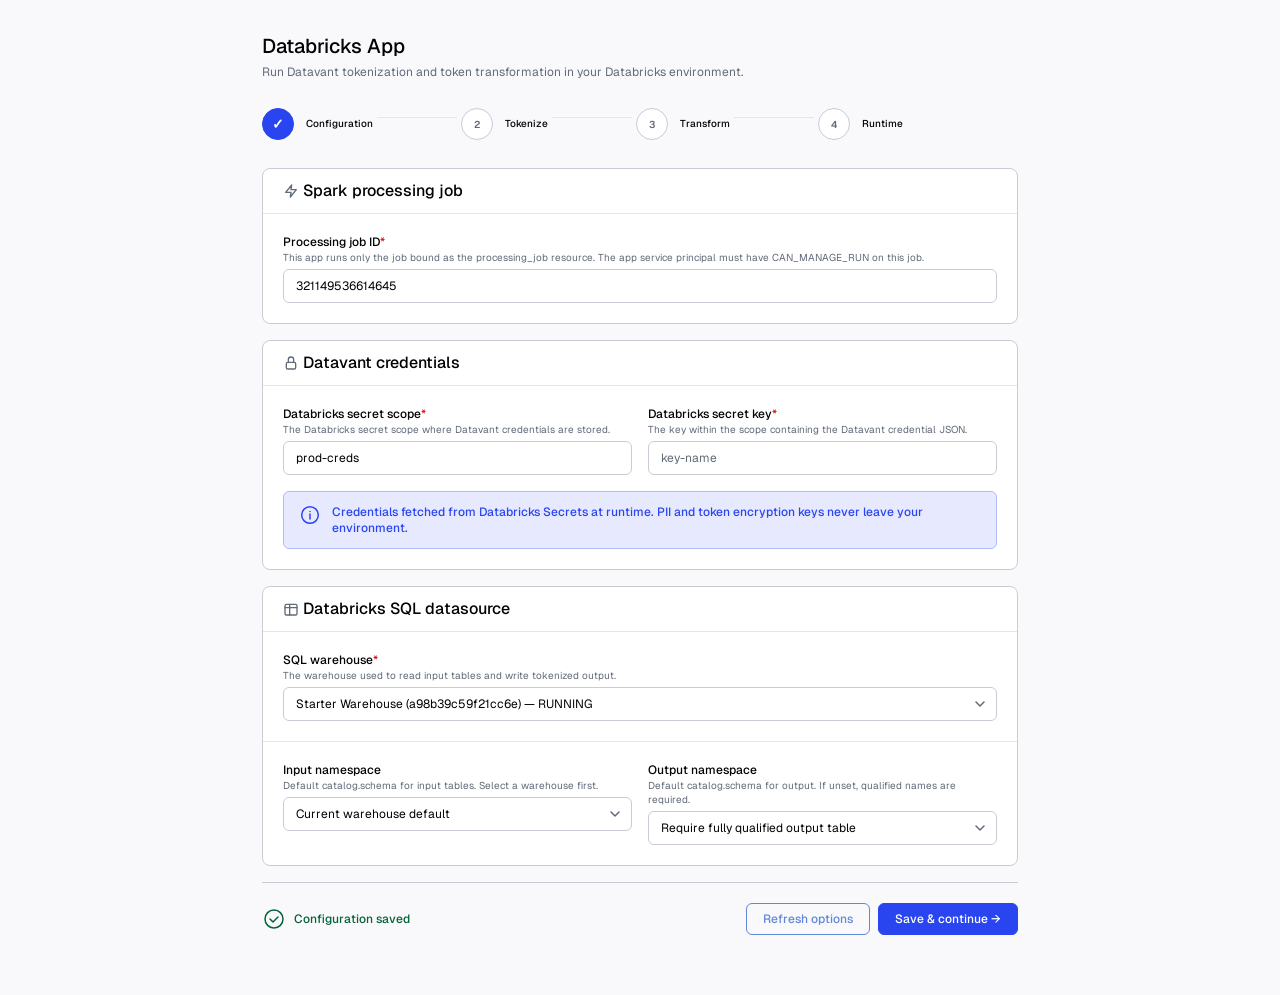
<file: Prototypes/DataBricks App/index.html>
<!DOCTYPE html>
<html lang="en">
<head>
  <meta charset="UTF-8" />
  <meta name="viewport" content="width=device-width, initial-scale=1.0" />
  <title>Databricks App — DART DS</title>
  <!-- DART DS: Geist (actual font from datavant/dart main branch — packages/dart/src/themes/datavant/datavant.ts) -->
  <link href="https://fonts.googleapis.com/css2?family=Geist:wght@100..900&display=swap" rel="stylesheet" />
  <style>
    /* ── DART Design System tokens ─────────────────────── */
    /* Source: datavant/dart main branch                    */
    /*   reference.css  → raw hex palette                  */
    /*   theme.css      → semantic surface/text/border      */
    /*   datavant.ts    → Mantine theme overrides           */
    :root {
      /* Backgrounds — gray palette (reference.css) */
      --bg-canvas:        #f9f9fb;  /* --color-solid-gray-50  / --surface-offset-default */
      --bg-white:         #ffffff;
      --bg-mild:          #f2f3f8;  /* --color-solid-gray-100 */

      /* Primary — dv-blue-600 (primaryColor:'dvBlue', primaryShade:{light:6}) */
      --color-primary:        #2945f0;  /* --color-solid-dv-blue-600 / --surface-primary-filled-default */
      --color-primary-hover:  #102cd5;  /* --color-solid-dv-blue-700 */
      --color-primary-light:  #e7eafe;  /* --color-solid-dv-blue-100 / --surface-primary-muted-default */
      --color-text:           #020202;  /* --color-solid-gray-900  / --text-on-base-default */
      --color-dimmed:         #606a78;  /* --color-solid-gray-600  / --text-on-base-secondary-default */
      --color-subtle:         #383d45;  /* --color-solid-gray-700  */
      --color-error:          #de1212;  /* --color-solid-red-600   / --text-on-base-error-default */
      --color-error-bg:       #ffefef;  /* --color-solid-red-50    / --surface-error-muted-default */

      /* Success = green (Alert intent:success in main branch) */
      --color-success:        #046338;  /* --color-solid-green-700 / --text-on-base-success-default */
      --color-success-bg:     #f0faf2;  /* --color-solid-green-50  / --surface-success-muted-default */

      /* Borders — gray palette */
      --border-default:   #c7ccd4;  /* --color-solid-gray-300 / --border-default */
      --border-mild:      #e4e6eb;  /* --color-solid-gray-200 / --border-subtle */

      /* Alert default = dv-blue (intent:'default' in main branch Alert) */
      --info-bg:          #e7eafe;  /* --color-solid-dv-blue-100 / --surface-primary-muted-default */
      --info-bdr:         #b0baf5;  /* --color-solid-dv-blue-300 */
      --info-txt:         #2945f0;  /* --color-solid-dv-blue-600 / --text-on-base-primary-default */

      /* Alert warning = yellow */
      --caution-bg:       #fdfaeb;  /* --color-solid-yellow-50  / --surface-warning-muted-default */
      --caution-bdr:      #ffe045;  /* --color-solid-yellow-300 */
      --caution-txt:      #855000;  /* --color-solid-yellow-800 / --text-on-base-warning-default */

      /* Alert error = red */
      --negative-bg:      #ffefef;  /* --color-solid-red-50  / --surface-error-muted-default */
      --negative-bdr:     #ff9595;  /* --color-solid-red-300 */
      --negative-txt:     #de1212;  /* --color-solid-red-600 / --text-on-base-error-default */

      --font:             "Geist", sans-serif;  /* Actual font from datavant.ts main branch */

      --radius-card:      8px;
      --radius-input:     6px;
      --radius-btn:       6px;     /* --radius-md — NOT pill-shaped in main branch */
      --radius-step:      999px;
    }

    /* ── Reset ─────────────────────────────────────────── */
    *, *::before, *::after { box-sizing: border-box; margin: 0; padding: 0; }
    body {
      font-family: var(--font);
      background: var(--bg-canvas);
      color: var(--color-text);
      font-size: 12px;
      min-height: 100vh;
      padding: 0 0 60px;
    }
    a { text-decoration: none; color: inherit; cursor: pointer; }
    button { font-family: var(--font); cursor: pointer; border: none; background: none; }
    input, select, textarea { font-family: var(--font); }
    /* Note: DART DS icons use @tabler/icons-react (SVGs). Inline SVGs used in this prototype. */

    /* ── App shell ─────────────────────────────────────── */
    .app-shell {
      max-width: 820px;
      margin: 0 auto;
      padding: 32px 32px 0;
    }

    /* ── Page header ───────────────────────────────────── */
    .page-hd { margin-bottom: 28px; }
    .page-hd h1 {
      font-size: 20px;
      font-weight: 500;
      color: var(--color-text);
      line-height: 28px;
      margin-bottom: 4px;
    }
    .page-hd p {
      font-size: 12px;
      color: var(--color-dimmed);
      line-height: 16px;
    }

    /* ── Stepper ───────────────────────────────────────── */
    .stepper {
      display: flex;
      align-items: center;
      margin-bottom: 28px;
    }
    .step {
      display: flex;
      align-items: center;
      gap: 12px;
      cursor: pointer;
    }
    .step-circle {
      width: 32px; height: 32px;
      border-radius: var(--radius-step);
      display: flex; align-items: center; justify-content: center;
      font-size: 10px; font-weight: 600;
      flex-shrink: 0;
      border: 1.5px solid var(--border-default);
      transition: all 0.2s;
    }
    /* Completed step — dv-blue (primary fill, same as active — main branch Stepper) */
    .step-circle.done {
      background: var(--color-primary);  /* dv-blue-600 #2945f0 */
      border-color: var(--color-primary);
      color: #fff;
      font-size: 14px;
    }
    /* Active step — dv-blue-600 (primary) */
    .step-circle.active {
      background: var(--color-primary);
      border-color: var(--color-primary);
      color: #fff;
    }
    /* Idle step — gray-300 border */
    .step-circle.idle {
      background: var(--bg-white);
      border-color: var(--border-default);  /* gray-300 / --border-default */
      color: var(--color-dimmed);
    }
    .step-body { display: flex; flex-direction: column; gap: 2px; }
    .step-label {
      font-size: 10px; font-weight: 500;
      color: var(--color-text);
      line-height: 14px;
      white-space: nowrap;
    }
    .step-connector {
      flex: 1;
      height: 1px;
      background: var(--border-mild);  /* gray-200 / --border-subtle */
      min-width: 40px;
      max-width: 80px;
      margin: 0 4px;
      margin-bottom: 14px; /* align with circle center */
    }
    .step-connector.done { background: var(--color-primary); }  /* dv-blue when step completed */

    /* ── Tab panels ────────────────────────────────────── */
    .tab-panel { display: none; flex-direction: column; gap: 16px; }
    .tab-panel.active { display: flex; }

    /* ── Cards ─────────────────────────────────────────── */
    .card {
      background: var(--bg-white);
      border: 1px solid var(--border-default);
      border-radius: var(--radius-card);
      overflow: hidden;
    }
    .card-hd {
      display: flex;
      align-items: center;
      gap: 4px;
      padding: 12px 20px;
      border-bottom: 1px solid var(--border-mild);
    }
    /* Card icons — inline Tabler SVGs (DART DS uses @tabler/icons-react) */
    .card-hd .icon {
      display: flex; align-items: center;
      color: var(--color-dimmed);
    }
    .card-hd .icon svg { width: 16px; height: 16px; stroke: currentColor; fill: none; stroke-width: 2; stroke-linecap: round; stroke-linejoin: round; }
    .card-hd span.title {
      font-size: 16px;
      font-weight: 500;
      color: var(--color-text);
      line-height: 20px;
    }
    .card-body {
      padding: 20px;
      display: flex;
      flex-direction: column;
      gap: 16px;
    }

    /* ── Field ─────────────────────────────────────────── */
    .field { display: flex; flex-direction: column; gap: 4px; }
    .field-row { display: flex; gap: 16px; }
    .field-row .field { flex: 1 0 0; min-width: 0; }

    /* Label block: label text + required asterisk + hint — all above the input */
    .field-label-block { display: flex; flex-direction: column; margin-bottom: 0; }
    .field-label-row { display: flex; align-items: center; gap: 0; }
    .field-label {
      font-size: 12px; font-weight: 500;
      color: var(--color-text);
      line-height: 16px;
    }
    .field-required { color: var(--color-error); font-size: 12px; font-weight: 500; }
    .field-hint {
      font-size: 10px;
      color: var(--color-dimmed);
      line-height: 14px;
      margin-top: 1px;
    }

    /* ── Inputs ────────────────────────────────────────── */
    .input-text, .input-select {
      height: 34px;
      background: var(--bg-white);
      border: 1px solid var(--border-default);
      border-radius: var(--radius-input);
      padding: 0 12px;
      font-size: 12px;
      color: var(--color-text);
      width: 100%;
      outline: none;
      font-family: var(--font);
      transition: border-color 0.15s, box-shadow 0.15s;
    }
    .input-text:focus, .input-select:focus {
      border-color: var(--color-primary);
      box-shadow: 0 0 0 3px rgba(41,69,240,0.12);  /* dv-blue-600 + 12% opacity */
    }
    .input-text::placeholder { color: var(--color-dimmed); }
    .input-select { appearance: none; -webkit-appearance: none; cursor: pointer; }
    .select-wrap { position: relative; }
    .select-wrap::after {
      content: '';
      position: absolute; right: 12px; top: 50%;
      transform: translateY(-50%);
      width: 10px; height: 6px;
      background: url("data:image/svg+xml,%3Csvg width='10' height='6' viewBox='0 0 10 6' fill='none' xmlns='http://www.w3.org/2000/svg'%3E%3Cpath d='M1 1L5 5L9 1' stroke='%23606a78' stroke-width='1.5' stroke-linecap='round' stroke-linejoin='round'/%3E%3C/svg%3E") no-repeat center;
      pointer-events: none;
    }

    /* ── Divider ───────────────────────────────────────── */
    .divider { height: 1px; background: var(--border-mild); margin: 4px -20px; }

    /* ── Info / alert boxes ────────────────────────────── */
    .info-box {
      display: flex; gap: 12px; align-items: flex-start;
      padding: 12px 16px;
      border-radius: var(--radius-input);
      border: 1px solid;
      font-size: 12px; font-weight: 500; line-height: 16px;
    }
    .info-box svg { flex-shrink: 0; margin-top: 1px; }
    /* default = dv-blue (Alert intent:'default' in DART DS main) */
    .info-box.blue { background: var(--info-bg); border-color: var(--info-bdr); color: var(--info-txt); }
    /* success = green (Alert intent:'success' in DART DS main) */
    .info-box.green { background: var(--color-success-bg); border-color: #65e59f; color: var(--color-success); }

    /* ── Notice bar — uses default (dv-blue) palette ──── */
    .notice-bar {
      display: flex; align-items: center; gap: 12px;
      padding: 12px 16px;
      border-radius: var(--radius-input);
      background: var(--info-bg);
      border: 1px solid var(--info-bdr);
      color: var(--info-txt);
      font-size: 12px; font-weight: 500;
    }
    .notice-bar a { text-decoration: underline; }

    /* ── Radio group (write mode) ──────────────────────── */
    .radio-group { display: flex; gap: 24px; flex-wrap: wrap; }
    .radio-item { display: flex; align-items: center; gap: 8px; cursor: pointer; }
    .radio-item input[type="radio"] {
      accent-color: var(--color-primary);  /* dv-blue-600 = #2945f0 */
      width: 16px; height: 16px; cursor: pointer;
    }
    .radio-label { font-size: 12px; font-weight: 500; color: var(--color-text); }

    .field-group-label {
      font-size: 12px; font-weight: 500; color: var(--color-text); line-height: 16px;
      margin-bottom: 8px;
    }

    /* ── Checkboxes ────────────────────────────────────── */
    .check-list { display: flex; flex-direction: column; }
    .check-row {
      display: flex; gap: 12px; align-items: flex-start;
      padding: 10px 0;
      border-bottom: 1px solid var(--border-mild);
    }
    .check-row:last-child { border-bottom: none; padding-bottom: 0; }
    .check-row input[type="checkbox"] {
      width: 16px; height: 16px; margin-top: 1px;
      accent-color: var(--color-primary);
      cursor: pointer; flex-shrink: 0;
    }
    .check-label { font-size: 12px; font-weight: 500; color: var(--color-text); line-height: 16px; }
    .check-hint  { font-size: 10px; color: var(--color-dimmed); margin-top: 2px; line-height: 14px; }

    /* ── Stepper input ─────────────────────────────────── */
    .num-stepper { display: flex; align-items: center; gap: 0; }
    .num-stepper-btn {
      width: 32px; height: 34px;
      border: 1px solid var(--border-default);
      background: var(--bg-white);
      font-size: 16px; color: var(--color-text);
      display: flex; align-items: center; justify-content: center;
      cursor: pointer; transition: background 0.15s;
    }
    .num-stepper-btn:first-child { border-radius: var(--radius-input) 0 0 var(--radius-input); border-right: none; }
    .num-stepper-btn:last-child  { border-radius: 0 var(--radius-input) var(--radius-input) 0; border-left: none; }
    .num-stepper-btn:hover { background: var(--bg-mild); }
    .num-stepper-input {
      width: 60px; height: 34px;
      border: 1px solid var(--border-default);
      text-align: center; font-size: 12px;
      color: var(--color-text); outline: none;
      font-family: var(--font);
    }

    /* ── Direction cards ───────────────────────────────── */
    .dir-cards { display: flex; gap: 12px; }
    .dir-card {
      flex: 1;
      border: 1px solid var(--border-default);
      border-radius: var(--radius-card);
      padding: 16px 18px;
      cursor: pointer;
      transition: border-color 0.15s, box-shadow 0.15s;
    }
    .dir-card:hover { border-color: var(--color-primary); }
    .dir-card.selected {
      border-color: var(--color-primary);
      box-shadow: 0 0 0 3px rgba(41,69,240,0.12);  /* dv-blue-600 + 12% opacity */
    }
    .dir-card-hd {
      display: flex; align-items: center; justify-content: space-between;
      margin-bottom: 12px;
    }
    .dir-card-title {
      display: flex; align-items: center; gap: 6px;
      font-size: 14px; font-weight: 500; color: var(--color-text);
    }
    .dir-card-title .icon { display: flex; align-items: center; }
    .dir-card-title .icon svg { width: 16px; height: 16px; stroke: currentColor; fill: none; stroke-width: 2; stroke-linecap: round; stroke-linejoin: round; }
    .dir-card p { font-size: 11px; color: var(--color-dimmed); line-height: 1.6; margin-bottom: 12px; }
    .dir-flow { display: flex; align-items: center; gap: 4px; }
    .flow-node {
      background: var(--bg-mild);
      border: 1px solid var(--border-default);
      border-radius: 4px;
      padding: 1px 6px;
      font-size: 10px; color: var(--color-text);
    }
    .flow-arrow { color: var(--color-dimmed); font-size: 11px; }

    /* ── Runtime table ─────────────────────────────────── */
    .rt-table { width: 100%; border-collapse: collapse; font-size: 12px; }
    .rt-table th {
      font-size: 11px; font-weight: 600; color: var(--color-dimmed);
      padding: 8px 0; text-align: left; border-bottom: 1px solid var(--border-mild);
    }
    .rt-table td { padding: 11px 0; border-bottom: 1px solid var(--border-mild); }
    .rt-table tr:last-child td { border-bottom: 4px solid var(--border-mild); }
    .rt-table .col-n { width: 68px; padding-left: 20px; color: var(--color-dimmed); font-size: 12px; }
    .rt-tag {
      display: inline-flex; align-items: center;
      background: var(--bg-mild);
      border: 1px solid var(--border-default);
      border-radius: 4px;
      padding: 2px 8px;
      font-size: 11px; font-weight: 500; color: var(--color-text);
    }
    /* Tag intent=warning — yellow palette from DART DS main */
    .rt-tag.warn { background: var(--caution-bg); border-color: var(--caution-bdr); color: var(--caution-txt); }

    /* ── Footer ────────────────────────────────────────── */
    .card-footer {
      display: flex; align-items: center; justify-content: space-between;
      padding: 20px 0 0;
      border-top: 1px solid var(--border-default);
    }
    .footer-left { display: flex; align-items: center; gap: 8px; }
    .footer-right { display: flex; gap: 8px; align-items: center; }
    .saved-msg {
      display: flex; align-items: center; gap: 8px;
      font-size: 12px; font-weight: 500;
      color: var(--color-success);
    }

    /* ── Buttons ───────────────────────────────────────── */
    /* DART DS main: intent × variant × size. Radius 6px (--radius-md, NOT pill-shaped) */
    .btn {
      height: 32px; padding: 0 16px;
      border-radius: var(--radius-btn);  /* 6px — --radius-md from main branch */
      font-size: 12px; font-weight: 500;
      font-family: var(--font);
      display: flex; align-items: center; gap: 6px;
      transition: background-color 250ms ease-in-out, color 250ms ease-in-out, border-color 250ms ease-in-out;
      cursor: pointer; white-space: nowrap;
    }
    /* intent=prominent appearance=outline */
    .btn-outline {
      background: transparent;
      border: 1px solid #6087d9;  /* blue-4 / mantine blue-4 */
      color: #6087d9;
    }
    .btn-outline:hover { background: var(--color-primary-light); color: var(--color-primary); border-color: var(--color-primary); }
    /* intent=prominent appearance=solid */
    .btn-filled {
      background: var(--color-primary);
      border: 1px solid var(--color-primary);
      color: #fff;
    }
    .btn-filled:hover { background: var(--color-primary-hover); border-color: var(--color-primary-hover); }
    /* intent=prominent appearance=solid — for Run/Go actions (still primary blue) */
    .btn-run {
      background: var(--color-primary);
      border: 1px solid var(--color-primary);
      color: #fff;
    }
    .btn-run:hover { background: var(--color-primary-hover); border-color: var(--color-primary-hover); }

    /* ── Responsive ────────────────────────────────────── */
    @media (max-width: 640px) {
      .field-row { flex-direction: column; }
      .dir-cards { flex-direction: column; }
      .stepper { flex-wrap: wrap; gap: 12px; }
      .step-connector { display: none; }
    }
  </style>
</head>
<body>
<div class="app-shell">

  <!-- Page header -->
  <div class="page-hd">
    <h1>Databricks App</h1>
    <p>Run Datavant tokenization and token transformation in your Databricks environment.</p>
  </div>

  <!-- Stepper -->
  <nav class="stepper" id="stepper">
    <div class="step" onclick="switchTab('config')">
      <div class="step-circle done" id="sc-config">✓</div>
      <div class="step-body">
        <span class="step-label">Configuration</span>
      </div>
    </div>
    <div class="step-connector"></div>
    <div class="step" onclick="switchTab('tokenize')">
      <div class="step-circle idle" id="sc-tokenize">2</div>
      <div class="step-body">
        <span class="step-label">Tokenize</span>
      </div>
    </div>
    <div class="step-connector"></div>
    <div class="step" onclick="switchTab('transform')">
      <div class="step-circle idle" id="sc-transform">3</div>
      <div class="step-body">
        <span class="step-label">Transform</span>
      </div>
    </div>
    <div class="step-connector"></div>
    <div class="step" onclick="switchTab('runtime')">
      <div class="step-circle idle" id="sc-runtime">4</div>
      <div class="step-body">
        <span class="step-label">Runtime</span>
      </div>
    </div>
  </nav>

  <!-- ── TAB 1: Configuration ──────────────────────────── -->
  <div class="tab-panel active" id="tab-config">

    <!-- Spark processing job -->
    <div class="card">
      <div class="card-hd">
        <!-- Tabler: IconBolt -->
        <span class="icon"><svg viewBox="0 0 24 24"><path d="M13 3L4 14h8l-1 7 9-11h-8l1-7z"/></svg></span>
        <span class="title">Spark processing job</span>
      </div>
      <div class="card-body">
        <div class="field">
          <div class="field-label-block">
            <div class="field-label-row">
              <span class="field-label">Processing job ID</span>
              <span class="field-required">*</span>
            </div>
            <span class="field-hint">This app runs only the job bound as the processing_job resource. The app service principal must have CAN_MANAGE_RUN on this job.</span>
          </div>
          <input class="input-text" type="text" value="321149536614645" />
        </div>
      </div>
    </div>

    <!-- Datavant credentials -->
    <div class="card">
      <div class="card-hd">
        <!-- Tabler: IconLock -->
        <span class="icon"><svg viewBox="0 0 24 24"><rect x="5" y="11" width="14" height="10" rx="2"/><path d="M8 11V7a4 4 0 0 1 8 0v4"/></svg></span>
        <span class="title">Datavant credentials</span>
      </div>
      <div class="card-body">
        <div class="field-row">
          <div class="field">
            <div class="field-label-block">
              <div class="field-label-row">
                <span class="field-label">Databricks secret scope</span>
                <span class="field-required">*</span>
              </div>
              <span class="field-hint">The Databricks secret scope where Datavant credentials are stored.</span>
            </div>
            <input class="input-text" type="text" value="prod-creds" />
          </div>
          <div class="field">
            <div class="field-label-block">
              <div class="field-label-row">
                <span class="field-label">Databricks secret key</span>
                <span class="field-required">*</span>
              </div>
              <span class="field-hint">The key within the scope containing the Datavant credential JSON.</span>
            </div>
            <input class="input-text" type="text" placeholder="key-name" />
          </div>
        </div>
        <div class="info-box blue">
          <svg width="20" height="20" viewBox="0 0 20 20" fill="none"><circle cx="10" cy="10" r="8.33" stroke="#2945f0" stroke-width="1.5"/><path d="M10 9v5" stroke="#2945f0" stroke-width="1.5" stroke-linecap="round"/><circle cx="10" cy="6.5" r="0.75" fill="#2945f0"/></svg>
          <span>Credentials fetched from Databricks Secrets at runtime. PII and token encryption keys never leave your environment.</span>
        </div>
      </div>
    </div>

    <!-- Databricks SQL datasource -->
    <div class="card">
      <div class="card-hd">
        <!-- Tabler: IconTable -->
        <span class="icon"><svg viewBox="0 0 24 24"><rect x="3" y="5" width="18" height="16" rx="2"/><path d="M3 10h18M10 5v16"/></svg></span>
        <span class="title">Databricks SQL datasource</span>
      </div>
      <div class="card-body">
        <div class="field">
          <div class="field-label-block">
            <div class="field-label-row">
              <span class="field-label">SQL warehouse</span>
              <span class="field-required">*</span>
            </div>
            <span class="field-hint">The warehouse used to read input tables and write tokenized output.</span>
          </div>
          <div class="select-wrap">
            <select class="input-select">
              <option>Starter Warehouse (a98b39c59f21cc6e) — RUNNING</option>
              <option>Pro Warehouse — STOPPED</option>
            </select>
          </div>
        </div>
        <div class="divider"></div>
        <div class="field-row">
          <div class="field">
            <div class="field-label-block">
              <div class="field-label-row">
                <span class="field-label">Input namespace</span>
              </div>
              <span class="field-hint">Default catalog.schema for input tables. Select a warehouse first.</span>
            </div>
            <div class="select-wrap">
              <select class="input-select">
                <option>Current warehouse default</option>
                <option>main.ai_generated_testdata</option>
              </select>
            </div>
          </div>
          <div class="field">
            <div class="field-label-block">
              <div class="field-label-row">
                <span class="field-label">Output namespace</span>
              </div>
              <span class="field-hint">Default catalog.schema for output. If unset, qualified names are required.</span>
            </div>
            <div class="select-wrap">
              <select class="input-select">
                <option>Require fully qualified output table</option>
                <option>main.tokenized_outputs</option>
              </select>
            </div>
          </div>
        </div>
      </div>
    </div>

    <!-- Footer -->
    <div class="card-footer">
      <div class="footer-left">
        <div class="saved-msg">
          <svg width="24" height="24" viewBox="0 0 24 24" fill="none"><circle cx="12" cy="12" r="9" stroke="#046338" stroke-width="1.5"/><path d="M8 12l3 3 5-5" stroke="#046338" stroke-width="1.5" stroke-linecap="round" stroke-linejoin="round"/></svg>
          Configuration saved
        </div>
      </div>
      <div class="footer-right">
        <button class="btn btn-outline">Refresh options</button>
        <button class="btn btn-filled" onclick="switchTab('tokenize')">Save &amp; continue →</button>
      </div>
    </div>

  </div><!-- /tab-config -->

  <!-- ── TAB 2: Tokenize ───────────────────────────────── -->
  <div class="tab-panel" id="tab-tokenize">

    <div class="notice-bar">
      <svg width="20" height="20" viewBox="0 0 20 20" fill="none"><circle cx="10" cy="10" r="8.33" stroke="#2945f0" stroke-width="1.5"/><path d="M10 9v5" stroke="#2945f0" stroke-width="1.5" stroke-linecap="round"/><circle cx="10" cy="6.5" r="0.75" fill="#2945f0"/></svg>
      <span>Last run complete. <a href="#">View Databricks run logs →</a></span>
    </div>

    <!-- Data card -->
    <div class="card">
      <div class="card-hd">
        <!-- Tabler: IconTable -->
        <span class="icon"><svg viewBox="0 0 24 24"><rect x="3" y="5" width="18" height="16" rx="2"/><path d="M3 10h18M10 5v16"/></svg></span>
        <span class="title">Data</span>
      </div>
      <div class="card-body">
        <div class="info-box blue">
          <svg width="20" height="20" viewBox="0 0 20 20" fill="none"><circle cx="10" cy="10" r="8.33" stroke="#2945f0" stroke-width="1.5"/><path d="M10 9v5" stroke="#2945f0" stroke-width="1.5" stroke-linecap="round"/><circle cx="10" cy="6.5" r="0.75" fill="#2945f0"/></svg>
          <span>The input table must contain PII columns matching your tokenization config. The output table replaces PII with tokens — HIPAA de-identified under the Datavant Expert Determination.</span>
        </div>
        <div class="field-row">
          <div class="field">
            <div class="field-label-block">
              <div class="field-label-row">
                <span class="field-label">Input table</span>
                <span class="field-required">*</span>
              </div>
              <span class="field-hint">Must match the column layout expected by the selected config.</span>
            </div>
            <div class="select-wrap">
              <select class="input-select">
                <option>core_token_results (main.ai_generated_testdata)</option>
                <option>patient_records (main.source_data)</option>
              </select>
            </div>
          </div>
          <div class="field">
            <div class="field-label-block">
              <div class="field-label-row">
                <span class="field-label">Output table</span>
                <span class="field-required">*</span>
              </div>
              <span class="field-hint">Destination for tokenized output. Use a fully qualified name if output namespace is not set.</span>
            </div>
            <input class="input-text" type="text" value="test_outputs2" placeholder="catalog.schema.table" />
          </div>
        </div>
        <div class="divider"></div>
        <div>
          <div class="field-group-label">Write mode<span class="field-required">*</span></div>
          <div class="radio-group" id="wmode-tokenize">
            <label class="radio-item">
              <input type="radio" name="wmode-t" value="error" /> <span class="radio-label">error</span>
            </label>
            <label class="radio-item">
              <input type="radio" name="wmode-t" value="overwrite" checked /> <span class="radio-label">overwrite</span>
            </label>
            <label class="radio-item">
              <input type="radio" name="wmode-t" value="append" /> <span class="radio-label">append</span>
            </label>
            <label class="radio-item">
              <input type="radio" name="wmode-t" value="ignore" /> <span class="radio-label">ignore</span>
            </label>
          </div>
          <div class="field-hint" style="margin-top: 6px;">error — fail if exists · overwrite — replace all rows · append — add rows · ignore — skip if exists</div>
        </div>
      </div>
    </div>

    <!-- Tokenization configuration -->
    <div class="card">
      <div class="card-hd">
        <span class="icon">description</span>
        <span class="title">Tokenization configuration</span>
      </div>
      <div class="card-body">
        <div class="field-row">
          <div class="field">
            <div class="field-label-block">
              <div class="field-label-row">
                <span class="field-label">Site</span>
                <span class="field-required">*</span>
              </div>
              <span class="field-hint">Your Datavant site name. Output tokens will be encrypted in this site's key: desktop_test_e2e_TOKEN_ENCRYPTION_KEY.</span>
            </div>
            <input class="input-text" type="text" value="desktop_test_e2e" />
          </div>
          <div class="field">
            <div class="field-label-block">
              <div class="field-label-row">
                <span class="field-label">Config name</span>
              </div>
              <span class="field-hint">Name of the tokenization config in Datavant Connect. Specifies token designs, column layout, and output operations.</span>
            </div>
            <input class="input-text" type="text" value="databricks_core_tokens" />
          </div>
        </div>
      </div>
    </div>

    <!-- Options -->
    <div class="card">
      <div class="card-hd">
        <span class="icon">menu</span>
        <span class="title">Options</span>
      </div>
      <div class="card-body">
        <div class="check-list">
          <div class="check-row">
            <input type="checkbox" id="t-skip-pre" />
            <div>
              <div class="check-label">Skip name preprocessing</div>
              <div class="check-hint">Bypass first/last name standardization. Use only if your config applies custom preprocessing.</div>
            </div>
          </div>
          <div class="check-row">
            <input type="checkbox" id="t-dis-reorder" />
            <div>
              <div class="check-label">Disable output reordering</div>
              <div class="check-hint">Preserve the original row order of the input table in the output.</div>
            </div>
          </div>
          <div class="check-row">
            <input type="checkbox" id="t-suppress" />
            <div>
              <div class="check-label">Suppress token errors</div>
              <div class="check-hint">Do not raise an error when XXX-F00000 error tokens are produced due to missing or invalid PII.</div>
            </div>
          </div>
          <div class="check-row">
            <input type="checkbox" id="t-summary" checked />
            <div>
              <div class="check-label">Show summary</div>
              <div class="check-hint">Print token fill rates and row counts to Spark logs after the job completes.</div>
            </div>
          </div>
        </div>
        <div class="divider"></div>
        <div class="field" style="margin-top: 4px;">
          <div class="field-label-block">
            <div class="field-label-row">
              <span class="field-label">Repartition value</span>
            </div>
            <span class="field-hint">Controls Spark parallelism. Tune to match your cluster size.</span>
          </div>
          <div style="display:flex; align-items:center; gap:10px; margin-top:4px;">
            <div class="num-stepper">
              <button class="num-stepper-btn" onclick="stepVal('rep',−10)">−</button>
              <input class="num-stepper-input" type="number" id="rep" value="100" min="1" step="10" />
              <button class="num-stepper-btn" onclick="stepVal('rep',10)">+</button>
            </div>
            <span class="field-hint">Multiples of 10, or 1</span>
          </div>
        </div>
      </div>
    </div>

    <div class="card-footer">
      <div class="footer-left">
        <button class="btn btn-outline" onclick="switchTab('config')">← Back</button>
      </div>
      <div class="footer-right">
        <button class="btn btn-outline">Save draft</button>
        <button class="btn btn-run">▶ Run tokenize</button>
      </div>
    </div>

  </div><!-- /tab-tokenize -->

  <!-- ── TAB 3: Transform ──────────────────────────────── -->
  <div class="tab-panel" id="tab-transform">

    <!-- Transform direction -->
    <div class="card">
      <div class="card-hd">
        <span class="icon">swap_horiz</span>
        <span class="title">Transform direction</span>
      </div>
      <div class="card-body">
        <p style="font-size:12px; color:var(--color-dimmed); line-height:1.6; margin-bottom:4px;">
          Token transformation re-encrypts tokens between sites to enable cross-organization data linkage. Choose your role in this data exchange.
        </p>
        <div class="dir-cards">
          <div class="dir-card" onclick="selectDir(this)">
            <div class="dir-card-hd">
              <div class="dir-card-title">
                <!-- Tabler: IconSend -->
                <span class="icon"><svg viewBox="0 0 24 24" width="16" height="16" fill="none" stroke="currentColor" stroke-width="2" stroke-linecap="round" stroke-linejoin="round"><line x1="22" y1="2" x2="11" y2="13"/><polygon points="22 2 15 22 11 13 2 9 22 2"/></svg></span>
                Send to partner
              </div>
              <input type="radio" name="xdir" value="send" />
            </div>
            <p>You are the data source. Convert your site-specific tokens to transit tokens so a partner can re-encrypt them into their site. Uses a transit key.</p>
            <div class="dir-flow">
              <span class="flow-node">your_site tokens</span>
              <span class="flow-arrow">→</span>
              <span class="flow-node">transit tokens</span>
              <span class="flow-arrow">→</span>
              <span class="flow-node">partner</span>
            </div>
          </div>
          <div class="dir-card selected" onclick="selectDir(this)">
            <div class="dir-card-hd">
              <div class="dir-card-title">
                <!-- Tabler: IconInbox -->
                <span class="icon"><svg viewBox="0 0 24 24" width="16" height="16" fill="none" stroke="currentColor" stroke-width="2" stroke-linecap="round" stroke-linejoin="round"><path d="M22 12h-6l-2 3H10l-2-3H2"/><path d="M5.45 5.11L2 12v6a2 2 0 0 0 2 2h16a2 2 0 0 0 2-2v-6l-3.45-6.89A2 2 0 0 0 17.76 4H6.24a2 2 0 0 0-1.79 1.11z"/></svg></span>
                Receive from partner
              </div>
              <input type="radio" name="xdir" value="receive" checked />
            </div>
            <p>You are the data recipient. Convert inbound transit tokens into your site-specific tokens so they are linkable in your environment. Uses a connect key.</p>
            <div class="dir-flow">
              <span class="flow-node">transit tokens</span>
              <span class="flow-arrow">→</span>
              <span class="flow-node">your_site tokens</span>
              <span class="flow-arrow">→</span>
              <span class="flow-node">linkable</span>
            </div>
          </div>
        </div>
      </div>
    </div>

    <!-- Data -->
    <div class="card">
      <div class="card-hd">
        <!-- Tabler: IconTable -->
        <span class="icon"><svg viewBox="0 0 24 24"><rect x="3" y="5" width="18" height="16" rx="2"/><path d="M3 10h18M10 5v16"/></svg></span>
        <span class="title">Data</span>
      </div>
      <div class="card-body">
        <div class="info-box blue">
          <svg width="20" height="20" viewBox="0 0 20 20" fill="none"><circle cx="10" cy="10" r="8.33" stroke="#2945f0" stroke-width="1.5"/><path d="M10 9v5" stroke="#2945f0" stroke-width="1.5" stroke-linecap="round"/><circle cx="10" cy="6.5" r="0.75" fill="#2945f0"/></svg>
          <span>Configure a SQL warehouse in the Configuration tab to load available input tables.</span>
        </div>
        <div class="field-row">
          <div class="field">
            <div class="field-label-block">
              <div class="field-label-row">
                <span class="field-label">Output table</span>
                <span class="field-required">*</span>
              </div>
              <span class="field-hint">Destination for your site-specific tokens, linkable with your existing tokenized data.</span>
            </div>
            <input class="input-text" type="text" placeholder="catalog.schema.table_name" />
          </div>
          <div class="field">
            <div class="field-group-label" style="margin-bottom:8px;">Write mode<span class="field-required">*</span></div>
            <div class="radio-group">
              <label class="radio-item"><input type="radio" name="wmode-x" value="error" checked /> <span class="radio-label">error</span></label>
              <label class="radio-item"><input type="radio" name="wmode-x" value="overwrite" /> <span class="radio-label">overwrite</span></label>
              <label class="radio-item"><input type="radio" name="wmode-x" value="append" /> <span class="radio-label">append</span></label>
              <label class="radio-item"><input type="radio" name="wmode-x" value="ignore" /> <span class="radio-label">ignore</span></label>
            </div>
          </div>
        </div>
      </div>
    </div>

    <!-- Site & key configuration -->
    <div class="card">
      <div class="card-hd">
        <span class="icon">description</span>
        <span class="title">Site &amp; key configuration</span>
      </div>
      <div class="card-body">
        <div class="field-row">
          <div class="field">
            <div class="field-label-block">
              <div class="field-label-row">
                <span class="field-label">Your site</span>
                <span class="field-required">*</span>
              </div>
              <span class="field-hint">Inbound transit tokens will be re-encrypted into this site's key: your_site_TOKEN_ENCRYPTION_KEY.</span>
            </div>
            <input class="input-text" type="text" placeholder="your-site-name" />
          </div>
          <div class="field">
            <div class="field-label-block">
              <div class="field-label-row">
                <span class="field-label">Partner's origin site</span>
                <span class="field-required">*</span>
              </div>
              <span class="field-hint">The site that created the transit tokens. Derives the transit key: partner_site-your_site_TOKEN_ENCRYPTION_KEY.</span>
            </div>
            <input class="input-text" type="text" placeholder="partner-site-name" />
          </div>
        </div>
      </div>
    </div>

    <!-- Options -->
    <div class="card">
      <div class="card-hd">
        <span class="icon">menu</span>
        <span class="title">Options</span>
      </div>
      <div class="card-body">
        <div class="field">
          <div class="field-label-block">
            <div class="field-label-row"><span class="field-label">Token columns</span></div>
            <span class="field-hint">Columns containing tokens to transform. Leave empty to auto-detect all token columns (44-character strings ending in =).</span>
          </div>
          <input class="input-text" type="text" value="token_1, token_2, token_101" />
        </div>
        <div class="divider"></div>
        <div class="check-list">
          <div class="check-row">
            <input type="checkbox" id="x-suppress" />
            <div>
              <div class="check-label">Suppress token errors</div>
              <div class="check-hint">Ignore XXX-T00000 T-type errors produced when a token can't be transformed (e.g. wrong encryption key).</div>
            </div>
          </div>
          <div class="check-row">
            <input type="checkbox" id="x-drop" />
            <div>
              <div class="check-label">Drop token error codes</div>
              <div class="check-hint">Replace XXX-T00000 error tokens with nulls in the output table.</div>
            </div>
          </div>
        </div>
      </div>
    </div>

    <div class="card-footer">
      <div class="footer-left">
        <button class="btn btn-outline" onclick="switchTab('tokenize')">← Back</button>
      </div>
      <div class="footer-right">
        <button class="btn btn-outline">Save draft</button>
        <button class="btn btn-run">▶ Run receive transform</button>
      </div>
    </div>

  </div><!-- /tab-transform -->

  <!-- ── TAB 4: Runtime ────────────────────────────────── -->
  <div class="tab-panel" id="tab-runtime">

    <div class="info-box blue">
      <svg width="20" height="20" viewBox="0 0 20 20" fill="none"><circle cx="10" cy="10" r="8.33" stroke="#2945f0" stroke-width="1.5"/><path d="M10 9v5" stroke="#2945f0" stroke-width="1.5" stroke-linecap="round"/><circle cx="10" cy="6.5" r="0.75" fill="#2945f0"/></svg>
      <span>SQL warehouse ID shows as not configured — set a warehouse in the Configuration tab to enable table browsing.</span>
    </div>

    <!-- Runtime environment -->
    <div class="card">
      <div class="card-hd">
        <span class="icon">desktop_windows</span>
        <span class="title">Runtime environment</span>
      </div>
      <div style="padding: 0 0 0;">
        <table class="rt-table" style="table-layout: fixed;">
          <colgroup>
            <col style="width: 68px;" />
            <col style="width: 280px;" />
            <col />
          </colgroup>
          <thead>
            <tr>
              <th style="padding-left: 20px;">#</th>
              <th>Setting</th>
              <th>Value</th>
            </tr>
          </thead>
          <tbody>
            <tr>
              <td class="col-n">0</td>
              <td>Mode</td>
              <td><span class="rt-tag">databricks</span></td>
            </tr>
            <tr>
              <td class="col-n">1</td>
              <td>Authorization</td>
              <td><span class="rt-tag">viewer identity</span></td>
            </tr>
            <tr>
              <td class="col-n">2</td>
              <td>Python executable</td>
              <td style="font-size:12px; color:var(--color-text);">.venv/bin/python</td>
            </tr>
            <tr>
              <td class="col-n">3</td>
              <td>SQL warehouse ID</td>
              <td><span class="rt-tag warn">not configured</span></td>
            </tr>
            <tr>
              <td class="col-n">4</td>
              <td>SQL HTTP path</td>
              <td><span class="rt-tag">derived from SQL warehouse ID</span></td>
            </tr>
            <tr>
              <td class="col-n">5</td>
              <td>Input namespace</td>
              <td><span class="rt-tag">current warehouse default</span></td>
            </tr>
            <tr>
              <td class="col-n">6</td>
              <td>Output namespace</td>
              <td><span class="rt-tag warn">not configured</span></td>
            </tr>
            <tr>
              <td class="col-n">7</td>
              <td>Processing job ID</td>
              <td style="font-size:12px; color:var(--color-text);">321149536614645</td>
            </tr>
          </tbody>
        </table>
      </div>
    </div>

    <div class="card-footer">
      <div class="footer-left">
        <button class="btn btn-outline" onclick="switchTab('transform')">← Back</button>
      </div>
      <div class="footer-right">
        <button class="btn btn-outline">View Databricks logs ↗</button>
      </div>
    </div>

  </div><!-- /tab-runtime -->

</div>

<script>
  const tabs = ['config','tokenize','transform','runtime'];

  function switchTab(id) {
    tabs.forEach((t, i) => {
      const panel  = document.getElementById('tab-' + t);
      const circle = document.getElementById('sc-' + t);
      const idx    = tabs.indexOf(id);

      panel.classList.toggle('active', t === id);

      if (i < idx) {
        circle.className = 'step-circle done';
        circle.textContent = '✓';
      } else if (t === id) {
        circle.className = 'step-circle active';
        circle.textContent = i === 0 ? '✓' : String(i + 1);
      } else {
        circle.className = 'step-circle idle';
        circle.textContent = String(i + 1);
      }
    });
    window.scrollTo({ top: 0, behavior: 'smooth' });
  }

  function stepVal(id, delta) {
    const el = document.getElementById(id);
    el.value = Math.max(1, (parseInt(el.value) || 0) + delta);
  }

  function selectDir(card) {
    document.querySelectorAll('.dir-card').forEach(c => c.classList.remove('selected'));
    card.classList.add('selected');
    const r = card.querySelector('input[type="radio"]');
    if (r) r.checked = true;
  }
</script>
</body>
</html>
</file>
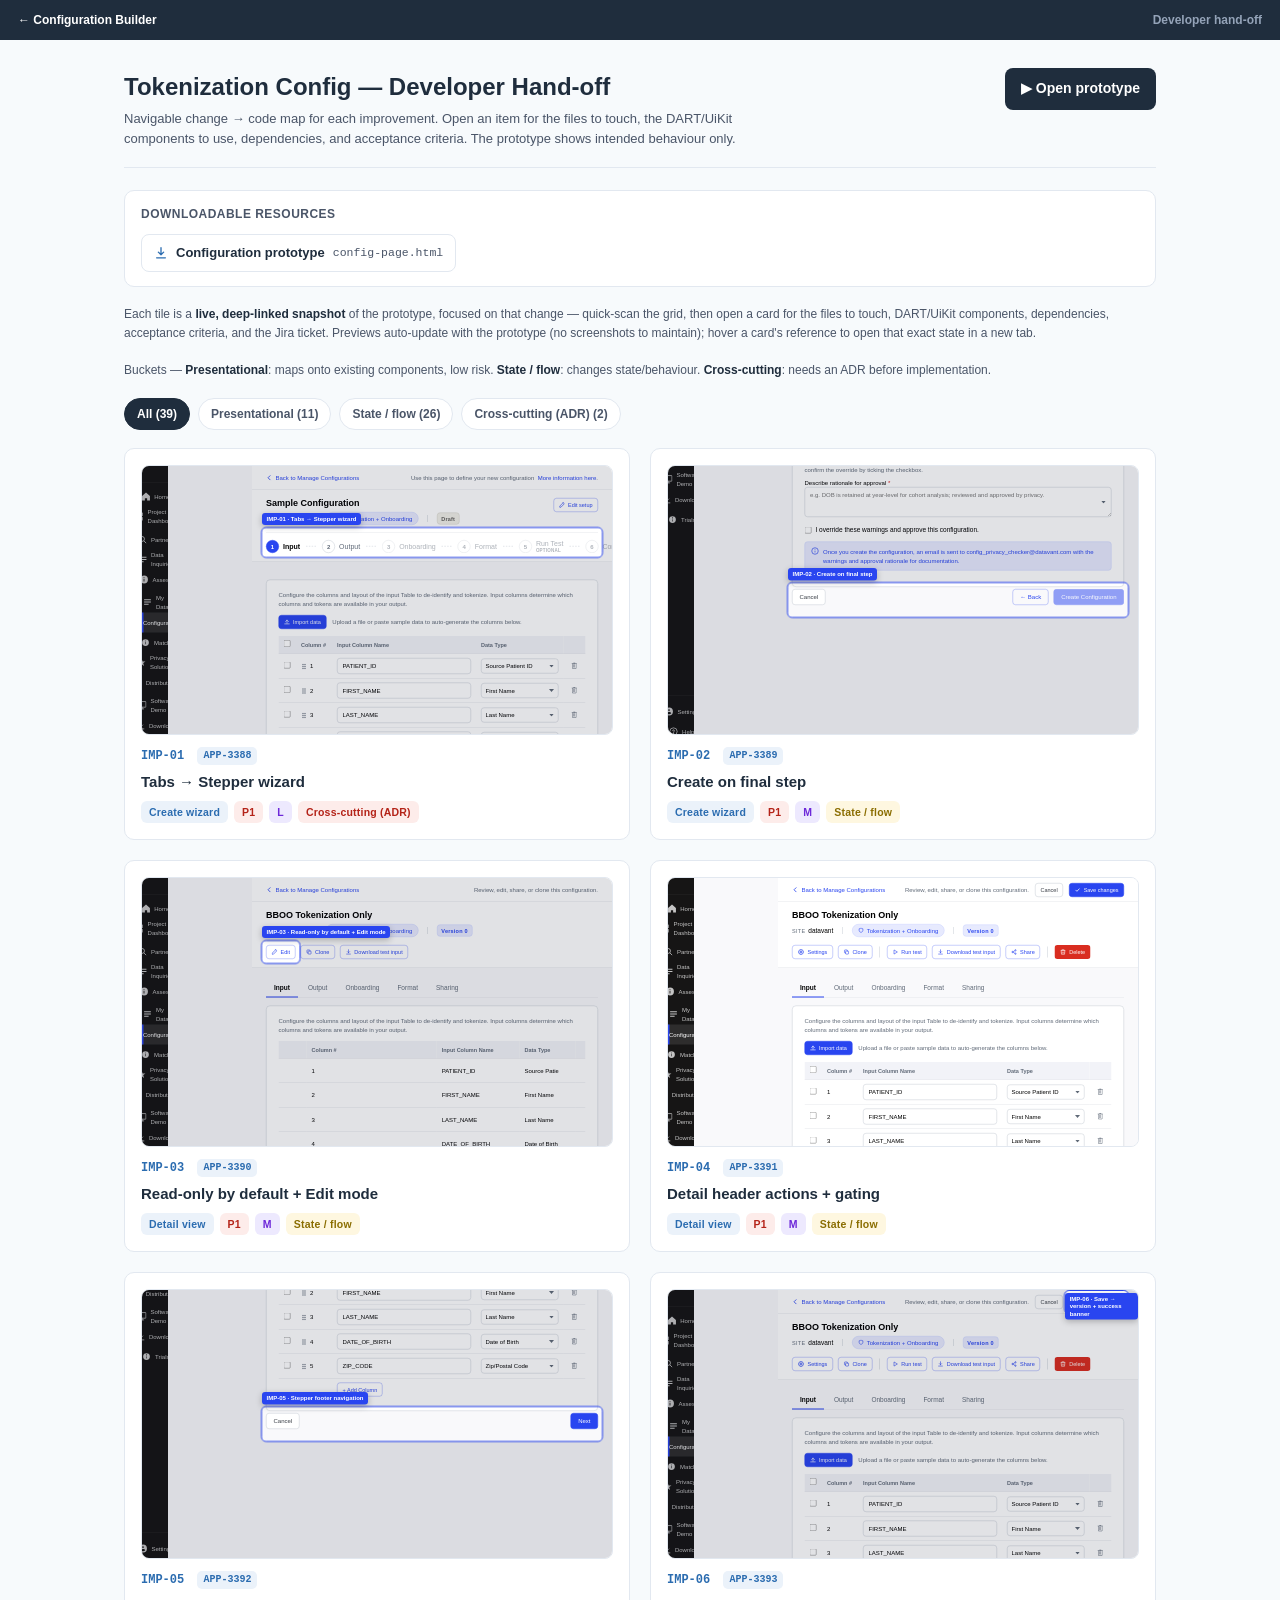
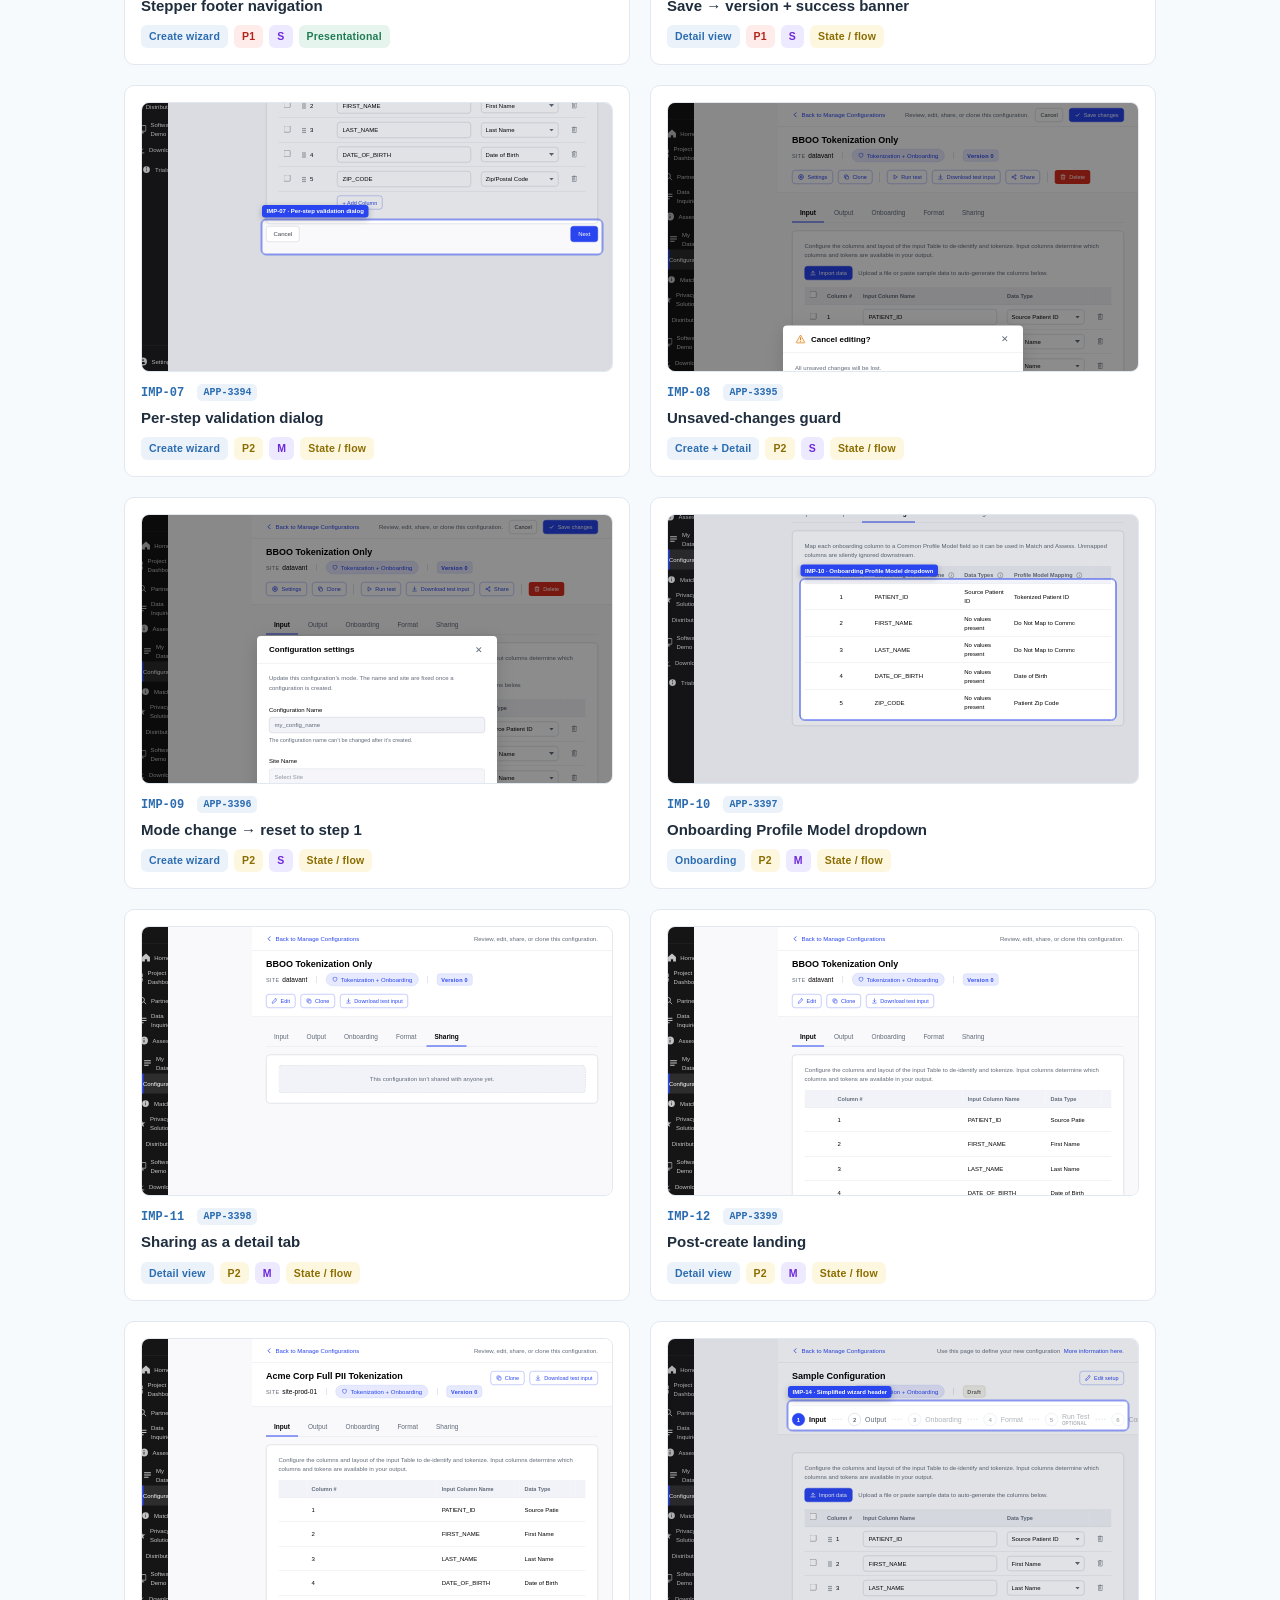
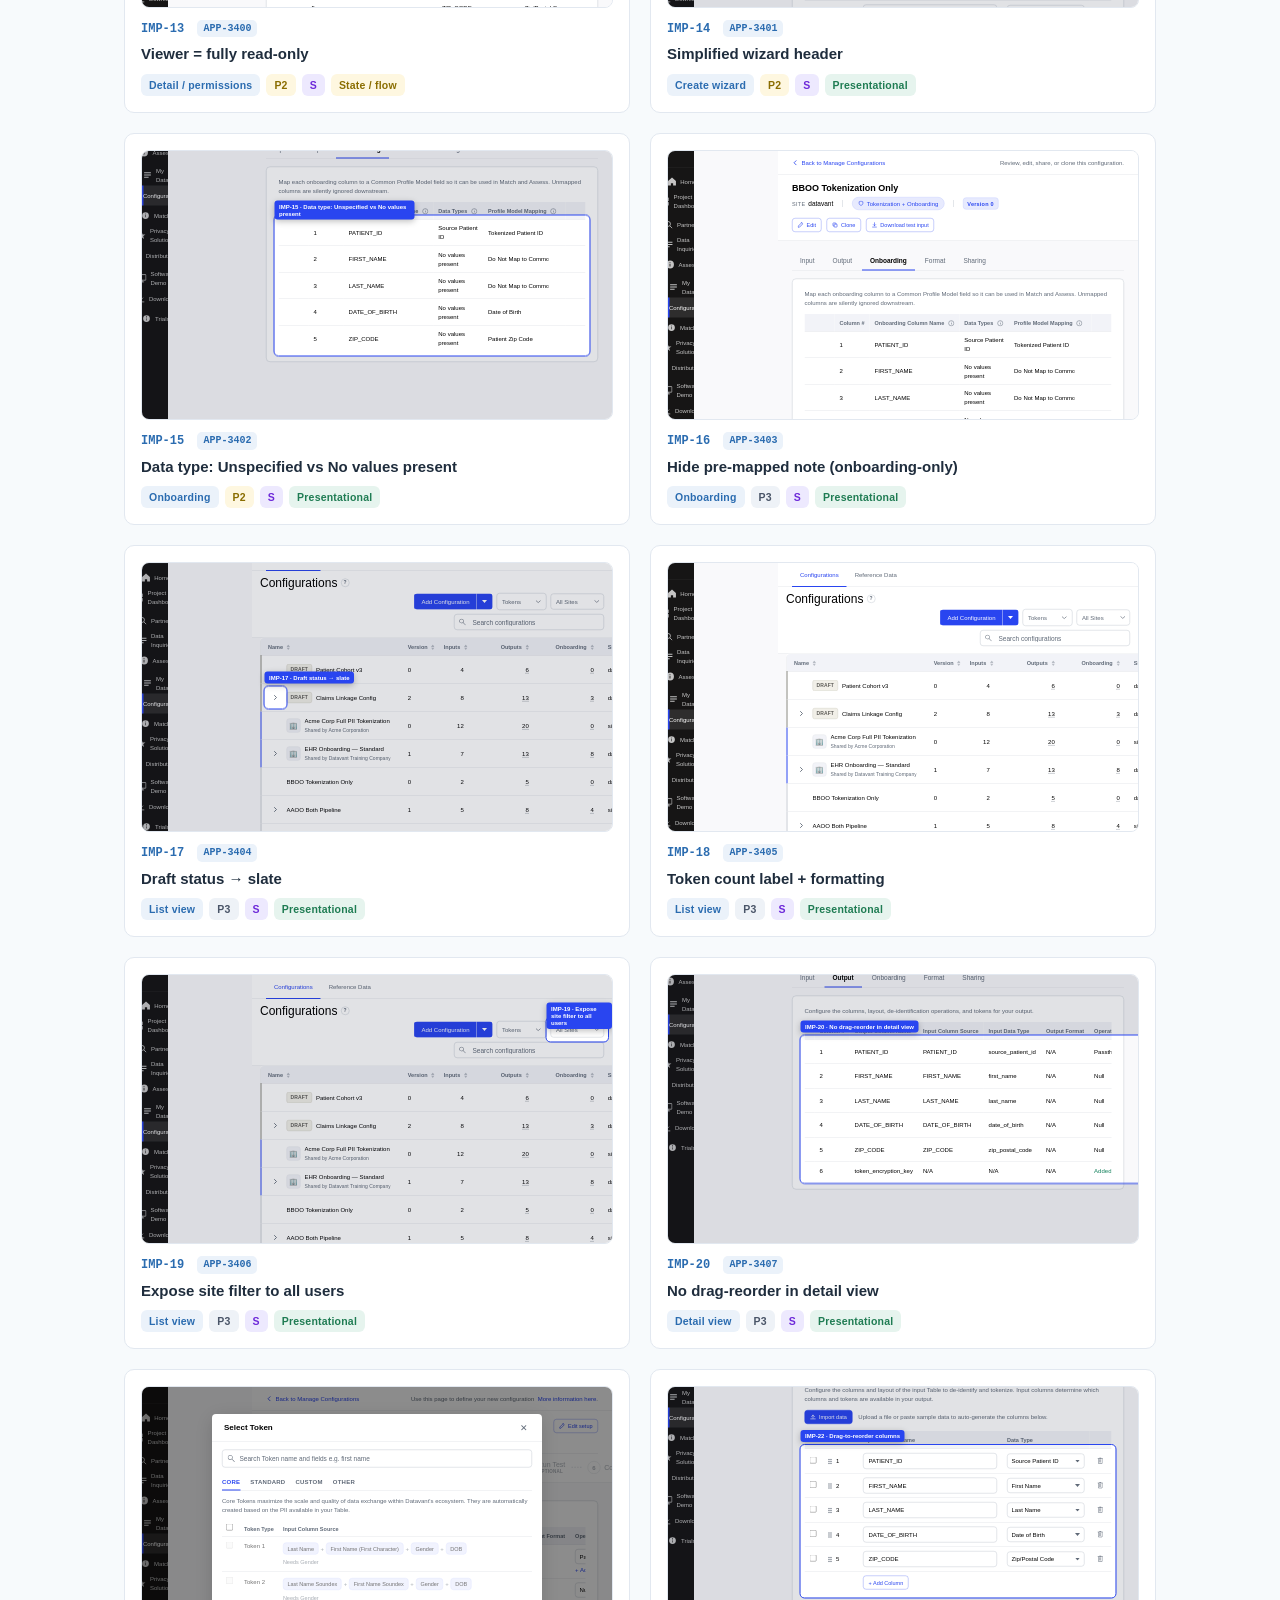
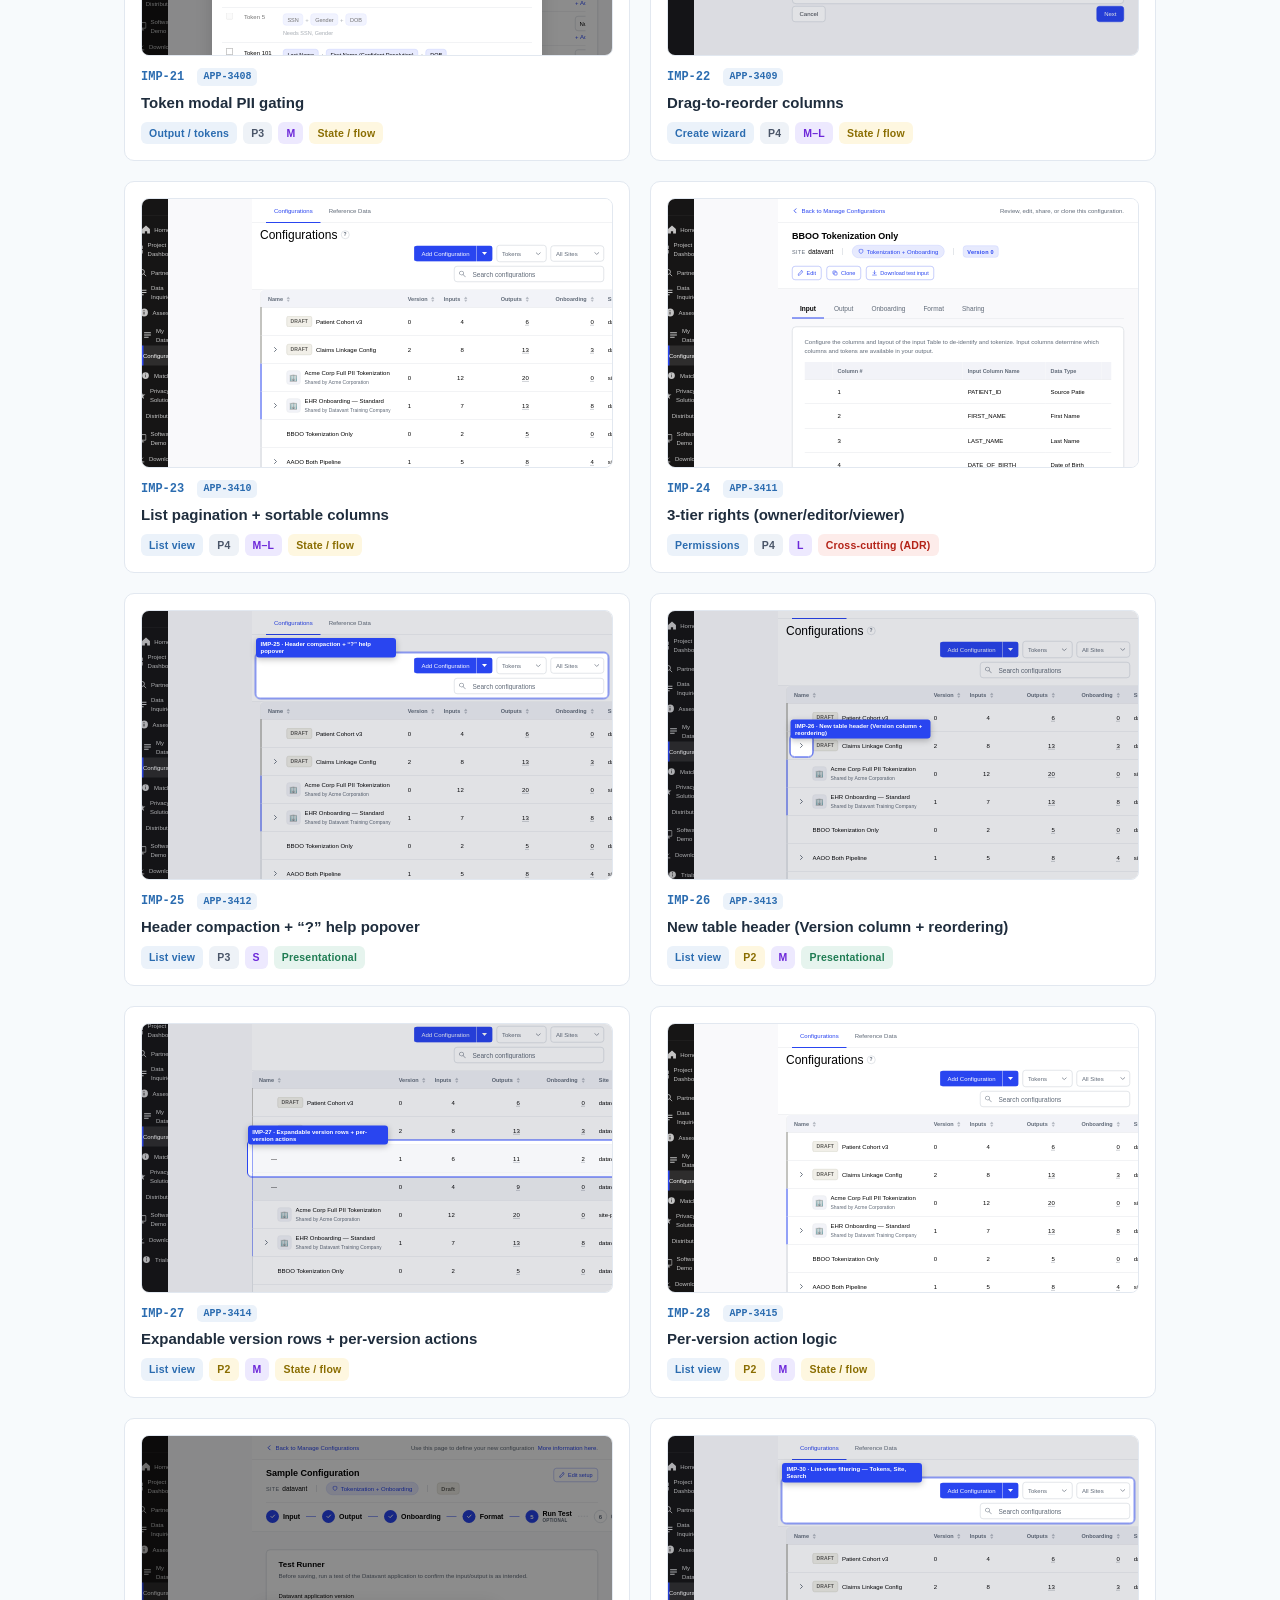
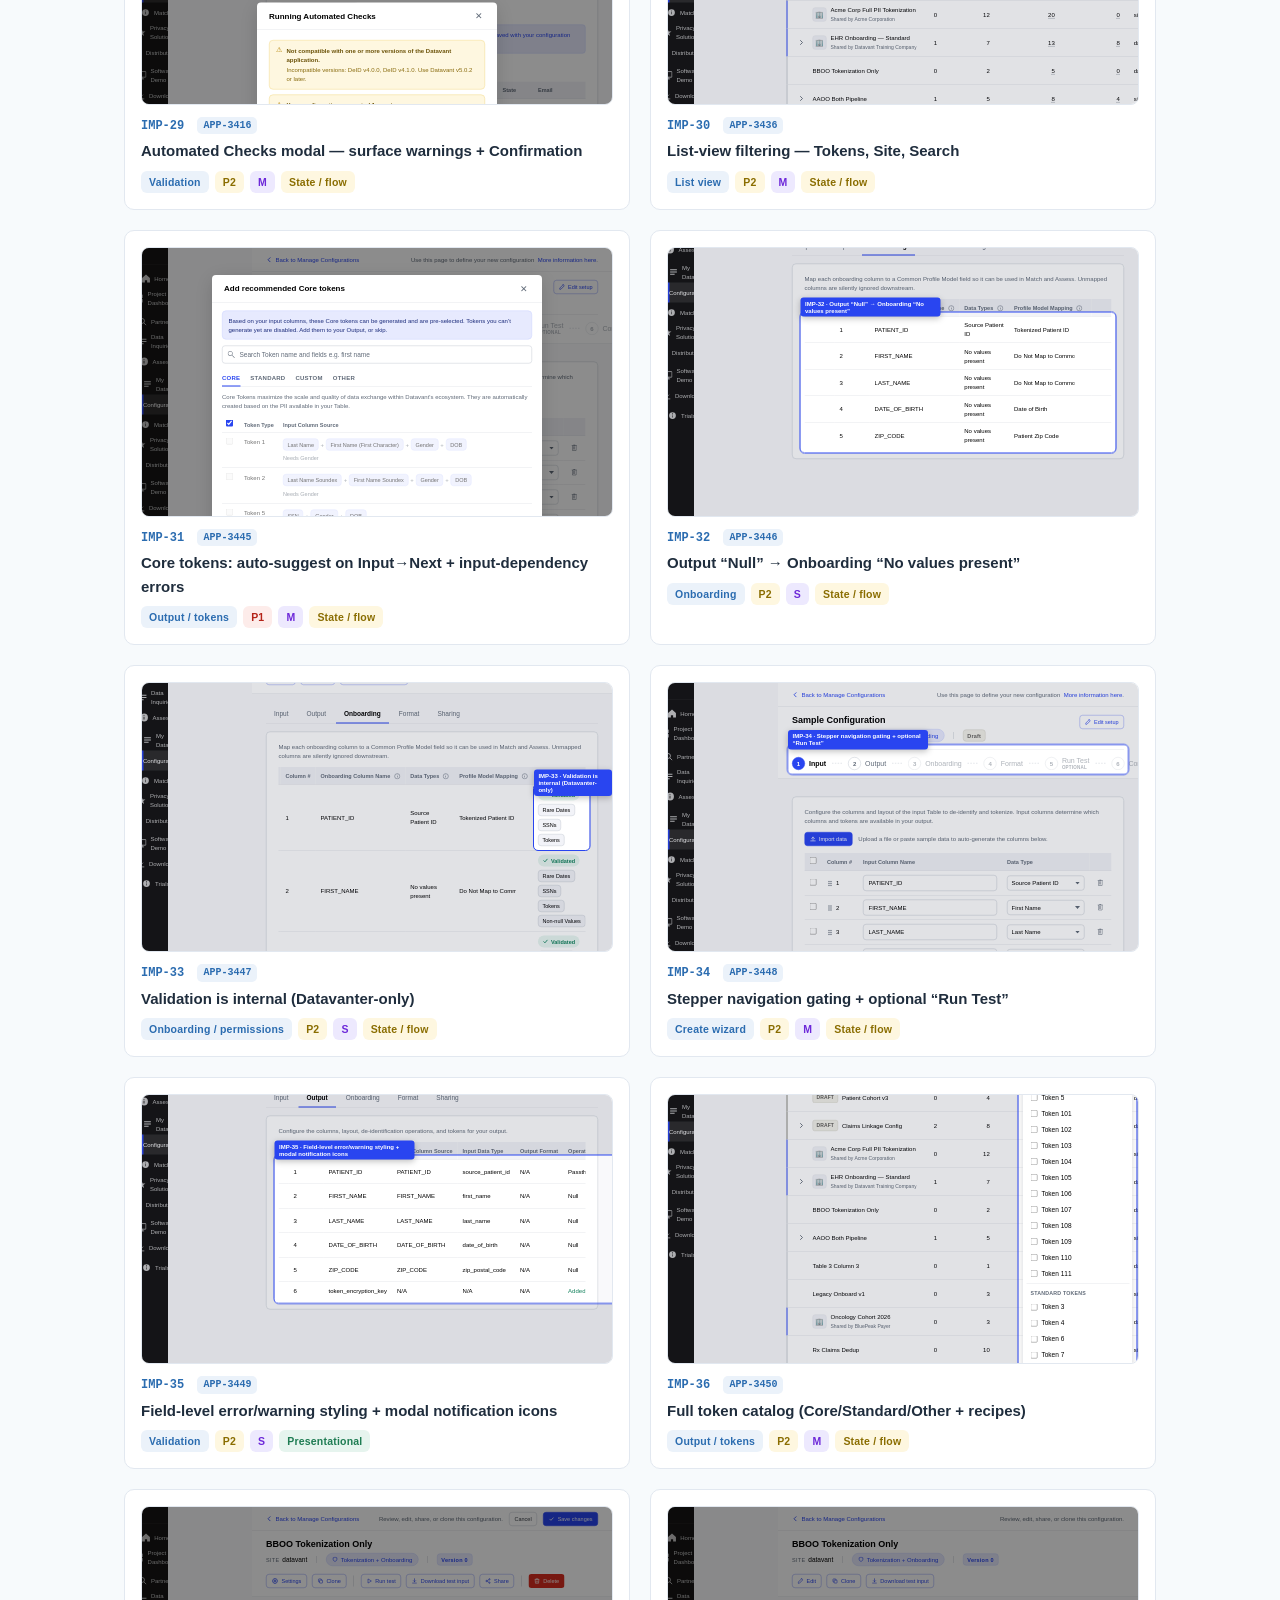
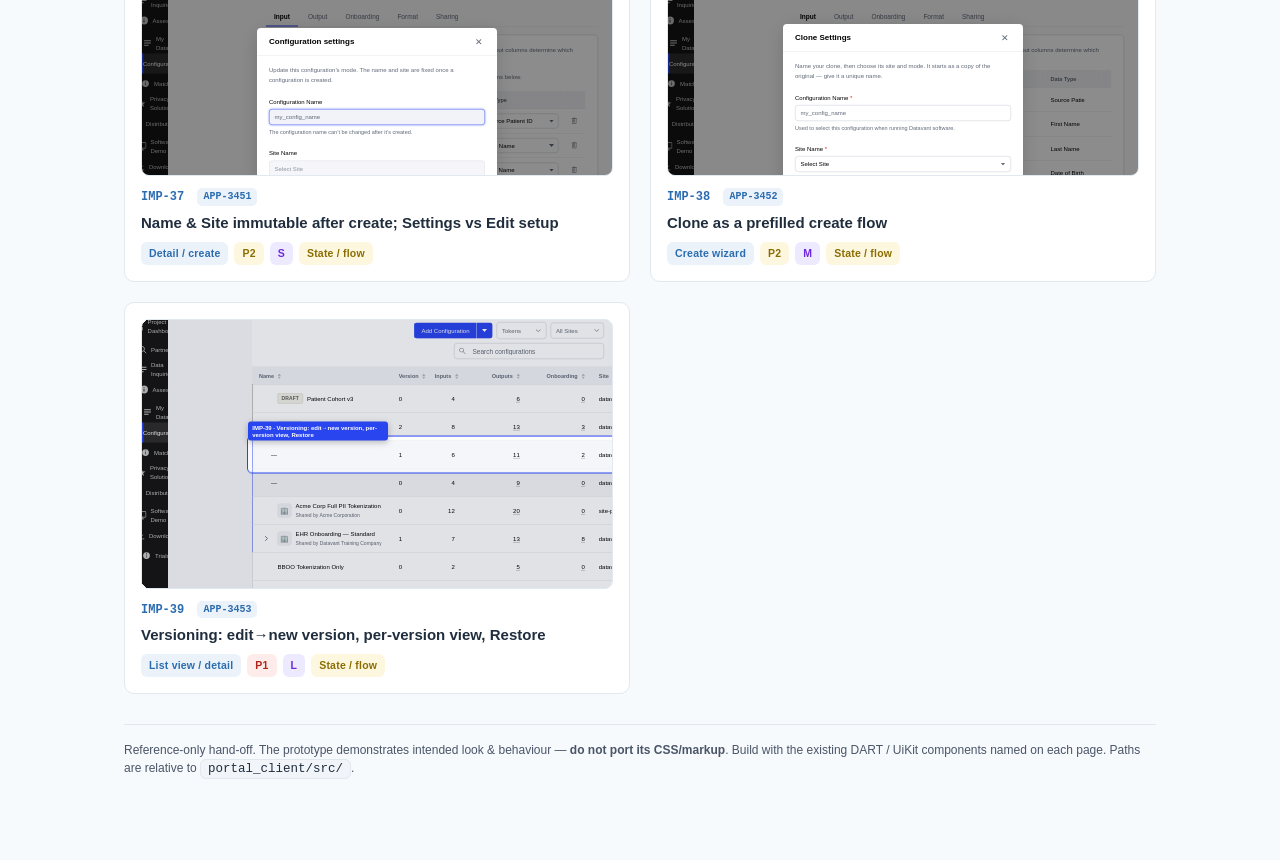
<file: Prototypes/Configuration Builder/Config-Improvements-Handoff.html>
<!DOCTYPE html>
<html lang="en">
<head>
<meta charset="utf-8"/>
<meta name="viewport" content="width=device-width, initial-scale=1"/>
<title>Tokenization Config — Developer Hand-off</title>
<style>
  :root{
    --navy:#1F2D3D; --slate:#4A5568; --blue:#2B6CB0; --blue-bg:#EBF2FA;
    --line:#E2E8F0; --bg:#F7FAFC; --card:#FFFFFF; --code:#F1F5F9;
    --green:#1F7C53; --green-bg:#E6F4EE; --amber:#8A6D00; --amber-bg:#FEF7E0; --red:#B42318; --red-bg:#FDECEA;
    --font:-apple-system,BlinkMacSystemFont,"Segoe UI",Roboto,Arial,sans-serif;
    --mono:"SFMono-Regular",Consolas,"Liberation Mono",Menlo,monospace;
  }
  *{box-sizing:border-box}
  body{margin:0;font-family:var(--font);color:var(--navy);background:var(--bg);line-height:1.55}
  a{color:var(--blue);text-decoration:none}
  a:hover{text-decoration:underline}
  .wrap{max-width:1080px;margin:0 auto;padding:28px 24px 80px}
  /* header */
  .top{display:flex;align-items:flex-start;justify-content:space-between;gap:20px;flex-wrap:wrap;border-bottom:1px solid var(--line);padding-bottom:18px;margin-bottom:22px}
  .top h1{font-size:24px;margin:0 0 4px}
  .top p{margin:0;color:var(--slate);font-size:13px;max-width:640px}
  .proto-btn{display:inline-flex;align-items:center;gap:8px;background:var(--navy);color:#fff;padding:10px 16px;border-radius:8px;font-size:14px;font-weight:600;white-space:nowrap}
  .proto-btn:hover{text-decoration:none;background:#16202c}
  /* filters */
  .filters{display:flex;gap:8px;flex-wrap:wrap;margin-bottom:18px}
  .chip{font-size:12px;font-weight:600;padding:6px 12px;border-radius:20px;border:1px solid var(--line);background:#fff;color:var(--slate);cursor:pointer}
  .chip.active{background:var(--navy);color:#fff;border-color:var(--navy)}
  /* grid */
  .grid{display:grid;grid-template-columns:repeat(auto-fill,minmax(460px,1fr));gap:20px}
  .card{background:var(--card);border:1px solid var(--line);border-radius:10px;padding:16px;cursor:pointer;transition:box-shadow .12s,transform .12s;display:block}
  .card:hover{box-shadow:0 6px 18px rgba(31,45,61,.10);transform:translateY(-1px);text-decoration:none}
  .card .cid{font-family:var(--mono);font-size:12px;color:var(--blue);font-weight:700}
  .card h3{margin:4px 0 8px;font-size:15px;color:var(--navy)}
  .card .meta{display:flex;flex-wrap:wrap;gap:6px}
  .badge{font-size:10.5px;font-weight:700;padding:3px 8px;border-radius:6px;letter-spacing:.02em}
  .b-area{background:var(--blue-bg);color:var(--blue)}
  .b-p1{background:var(--red-bg);color:var(--red)} .b-p2{background:var(--amber-bg);color:var(--amber)}
  .b-p3{background:#EEF2F7;color:var(--slate)} .b-p4{background:#EEF2F7;color:var(--slate)}
  .b-eff{background:#EDE9FE;color:#6D28D9}
  .b-pres{background:var(--green-bg);color:var(--green)} .b-state{background:var(--amber-bg);color:var(--amber)} .b-cross{background:var(--red-bg);color:var(--red)}
  /* detail */
  .crumb{font-size:13px;color:var(--slate);margin-bottom:14px}
  .detail-head h2{font-size:22px;margin:2px 0 10px}
  .detail-head .cid{font-family:var(--mono);font-size:13px;color:var(--blue);font-weight:700}
  .detail-head .meta{margin-bottom:18px}
  section.blk{background:var(--card);border:1px solid var(--line);border-radius:10px;padding:18px 20px;margin-bottom:14px}
  section.blk h4{margin:0 0 10px;font-size:13px;text-transform:uppercase;letter-spacing:.04em;color:var(--slate)}
  section.blk p{margin:0 0 10px}
  ul.tight{margin:0;padding-left:20px} ul.tight li{margin:4px 0}
  .file{font-family:var(--mono);font-size:12.5px;background:var(--code);border:1px solid var(--line);border-radius:6px;padding:2px 7px;color:var(--navy);white-space:nowrap}
  .filerow{display:flex;gap:10px;align-items:flex-start;margin:8px 0;flex-wrap:wrap}
  .filerow .note{color:var(--slate);font-size:13px;flex:1;min-width:220px}
  .ds{display:inline-block;font-family:var(--mono);font-size:12px;background:#fff;border:1px solid var(--blue);color:var(--blue);border-radius:6px;padding:2px 8px;margin:0 6px 6px 0}
  .callout{border-left:3px solid var(--amber);background:var(--amber-bg);padding:10px 14px;border-radius:0 8px 8px 0;font-size:13px;color:#5c4a00}
  .callout.cross{border-color:var(--red);background:var(--red-bg);color:#7a1d12}
  .dep a{font-family:var(--mono);font-size:12.5px}
  .protolink{display:inline-flex;align-items:center;gap:8px;font-weight:600;font-size:13px;background:var(--blue-bg);color:var(--blue);padding:8px 14px;border-radius:8px}
  .protolink:hover{text-decoration:none;background:#dfeaf7}
  /* Downloadable resources (hub) */
  .resources{background:var(--card);border:1px solid var(--line);border-radius:10px;padding:14px 16px;margin-bottom:18px}
  .res-h{font-size:12px;text-transform:uppercase;letter-spacing:.04em;color:var(--slate);font-weight:700;margin-bottom:10px}
  .res-list{display:flex;flex-wrap:wrap;gap:10px}
  .res{display:inline-flex;align-items:center;gap:8px;text-decoration:none;color:var(--navy);font-size:13px;border:1px solid var(--line);border-radius:8px;padding:8px 12px;background:#fff}
  .res:hover{background:var(--blue-bg);border-color:var(--blue)}
  .res svg{color:var(--blue);flex-shrink:0}
  .res .res-name{font-weight:600}
  .res .res-file{font-family:var(--mono);font-size:11.5px;color:var(--slate)}
  /* DS-aware file links + ds chips */
  a.file-link{color:var(--blue);text-decoration:none;display:inline-flex;align-items:center;gap:5px;background:var(--blue-bg);border-color:#c9ddf2}
  a.file-link svg{color:var(--blue)}
  a.file-link:hover{text-decoration:underline}
  a.ds.ds-link{text-decoration:none;cursor:pointer}
  a.ds.ds-link:hover{background:#dfeaf7}
  /* Live, deep-linked, spotlighted reference. Full-width, non-interactive; hover+click opens full-size. */
  .proto-embed{position:relative;width:100%;height:600px;border:1px solid var(--line);border-radius:12px;overflow:hidden;background:#fff;box-shadow:0 2px 10px rgba(31,45,61,.06);transition:box-shadow .15s}
  .proto-embed:hover{box-shadow:0 8px 28px rgba(31,45,61,.18)}
  .proto-embed iframe{width:200%;height:1200px;border:0;transform:scale(.5);transform-origin:top left;pointer-events:none}
  .proto-open-layer{position:absolute;inset:0;z-index:2;cursor:pointer;display:flex;align-items:center;justify-content:center;text-decoration:none}
  .proto-open-hint{opacity:0;transform:translateY(4px);transition:.15s;background:rgba(31,45,61,.9);color:#fff;font:600 13px/1 var(--font);padding:11px 18px;border-radius:999px;box-shadow:0 6px 20px rgba(0,0,0,.3)}
  .proto-embed:hover .proto-open-hint{opacity:1;transform:translateY(0)}
  .shots{display:flex;flex-direction:column;gap:12px}
  .shot{max-width:100%;border:1px solid var(--line);border-radius:8px;display:block;background:#fff}
  /* Live auto-updating snapshot thumbnail (lazy iframe, deep-linked to the IMP's state) */
  .card .thumb-frame{position:relative;width:100%;height:270px;overflow:hidden;border:1px solid var(--line);border-radius:8px;margin-bottom:12px;background:#fff}
  .card .thumb-frame iframe{position:absolute;top:0;left:0;width:200%;height:1080px;border:0;transform:scale(.5);transform-origin:top left;pointer-events:none}
  .jira{font-family:var(--mono);font-weight:700}
  .jira-blk{display:flex;align-items:center;gap:14px;flex-wrap:wrap}
  .jira-blk h4{margin:0}
  .jira-btn{display:inline-flex;align-items:center;gap:8px;background:var(--blue);color:#fff;font-family:var(--mono);font-size:13px;font-weight:700;padding:8px 14px;border-radius:8px}
  .jira-btn:hover{text-decoration:none;background:#21568c}
  .jira-meta{font-size:12px;color:var(--slate)}
  .jira-chip{display:inline-block;font-family:var(--mono);font-size:10px;font-weight:700;background:var(--blue-bg);color:var(--blue);border-radius:5px;padding:1px 6px;margin-left:6px;vertical-align:middle}
  .hidden{display:none}
  .legend{font-size:12px;color:var(--slate);margin:0 0 18px}
  .legend b{color:var(--navy)}
  footer{margin-top:30px;color:var(--slate);font-size:12px;border-top:1px solid var(--line);padding-top:16px}
</style>
</head>
<body>
<style>
  /* Back-to-landing bar (GitHub Pages navigation) */
  .cb-topbar{position:fixed;top:0;left:0;right:0;height:40px;z-index:100;display:flex;align-items:center;justify-content:space-between;padding:0 18px;background:#1F2D3D;color:#cbd5e1;font-family:-apple-system,BlinkMacSystemFont,'Segoe UI',Roboto,Arial,sans-serif;font-size:12px}
  .cb-topbar a{color:#fff;font-weight:600;text-decoration:none}
  .cb-topbar a:hover{text-decoration:underline}
  .cb-topbar .cb-where{color:#94a3b8;font-weight:600}
  body{padding-top:40px}
</style>
<div class="cb-topbar"><a href="index.html">&#8592; Configuration Builder</a><span class="cb-where">Developer hand-off</span></div>
<div class="wrap">
  <div id="app"></div>
  <footer>
    Reference-only hand-off. The prototype demonstrates intended look &amp; behaviour — <b>do not port its CSS/markup</b>.
    Build with the existing DART / UiKit components named on each page. Paths are relative to
    <span class="file">portal_client/src/</span>.
  </footer>
</div>

<script>
/* ============================ DATA ============================ */
const PROTO = "./config-page.html";
const BUCKETS = {
  pres:  {label:"Presentational", cls:"b-pres"},
  state: {label:"State / flow",   cls:"b-state"},
  cross: {label:"Cross-cutting (ADR)", cls:"b-cross"}
};
// Each improvement: change -> code map ready to implement.
const IMP = [
 {id:"IMP-01",title:"Tabs → Stepper wizard",area:"Create wizard",impact:"Modify",effort:"L",pri:"P1",bucket:"cross",
  what:"Convert the 5-tab create/edit layout into a guided, mode-aware Stepper (Tokenization: Input·Output·Format·Validate·Confirmation; +Onboarding for both; Data Onboarding: Onboarding·Format·Confirmation).",
  why:"Keystone change. A linear stepper makes the flow legible and is the spine most other wizard items depend on.",
  files:[["views/ConfigurationsTask.tsx","Replace the Tabs layout + mode RadioGroup with a stepper state machine; derive step order from mode."],["designSystem/components/stepper/Stepper.tsx","Reuse the existing DS Stepper — do not build a new one."],["views/ConfigurationsTaskRouteView.tsx","Route/step sync."]],
  ds:["Stepper (designSystem)","UiKit.Button"],
  deps:[["—","Keystone; blocks IMP-02, IMP-05, IMP-07, IMP-09, IMP-14"]],
  ac:["Steps render from the DS Stepper, ordered by mode","Tokenization, Onboarding, and both modes each show the correct step set","Per-step state preserved when moving back/next"],
  proto:"Create a new config and walk the stepper; switch mode to see step set change."},

 {id:"IMP-02",title:"Create on final step",area:"Create wizard",impact:"Modify",effort:"M",pri:"P1",bucket:"state",
  what:"Remove the standalone Create button / separate review; the final step CTA becomes “Create Configuration”, wired to the existing save path.",
  why:"Creation should be the natural end of the flow, not an orphan affordance triggerable mid-flow.",
  files:[["views/ConfigurationsTask.tsx","Move save CTA to the last step (handleSaveButtonClick)."],["components/configWizard/ConfigSaver.tsx","Existing save path — reuse."],["components/configWizard/ConfigCreator.tsx","Config assembly helper."]],
  ds:["UiKit.Button.Primary"],
  deps:[["IMP-01","Stepper provides the final step"]],
  ac:["No standalone Create button in the tab/step bar","Final step primary CTA = Create Configuration","Wired to the existing save endpoint"],
  proto:"Stepper → final step shows Create Configuration."},

 {id:"IMP-03",title:"Read-only by default + Edit mode",area:"Detail view",impact:"Modify",effort:"M",pri:"P1",bucket:"state",
  what:"Opening a config shows a read-only view; an Edit button unlocks the fields.",
  why:"Most opens are to review, not edit. Read-only-first prevents accidental edits and de-clutters.",
  files:[["views/ConfigurationsReadonlyRouteView.tsx","Read-only entry; render plain values."],["views/ConfigurationsEditRouteView.tsx","Edit entry; unlock fields."],["views/ConfigurationsTask.tsx","Shared body; gate edit affordances on an editing flag."],["views/ConfigurationsTitle.tsx","Header Edit toggle + Save/Cancel."]],
  ds:["UiKit.Button"],
  deps:[["IMP-01","Shares the tab/step body"]],
  ac:["Detail opens read-only with no edit affordances","Edit unlocks fields and shows Save/Cancel","Viewers never see Edit"],
  proto:"Click a config → read-only; press Edit to unlock."},

 {id:"IMP-04",title:"Detail header actions + gating",area:"Detail view",impact:"Modify",effort:"M",pri:"P1",bucket:"state",
  what:"Read-only shows Edit · Clone · Download; edit mode shows Edit setup · Clone · Run test · Download · Share · (Revert if clone) · Delete · Cancel · Save. Delete & Share are gated behind Edit (they mutate the config).",
  why:"Destructive/mutating actions shouldn't be reachable from a passive read-only view.",
  files:[["views/ConfigurationsTitle.tsx","Header action bar; show/hide by rights + editing."],["components/configWizard/RowActionsMenuButton.tsx","Keep the list-row action matrix consistent with the header."],["components/configWizard/ShareConfigurationModal.tsx","Share trigger."],["components/configWizard/DeleteConfigurationModal.tsx","Delete trigger."]],
  ds:["UiKit.Button","UiKit.DotsMenu"],
  deps:[["IMP-03","Editing flag"],["IMP-24","Rights drive which actions show"]],
  ac:["Read-only: Edit, Clone, Download only","Edit: full action set; Delete & Share only in edit mode","Action set respects rights"],
  proto:"Compare header actions in read-only vs Edit."},

 {id:"IMP-05",title:"Stepper footer navigation",area:"Create wizard",impact:"New",effort:"S",pri:"P1",bucket:"pres",
  what:"Cancel (left), Back (outline, appears after step 1), Next (filled) → Create on the last step.",
  why:"Standard wizard navigation; replaces ad-hoc tab clicking.",
  files:[["views/ConfigurationsTask.tsx","Footer nav bar tied to stepper index."]],
  ds:["UiKit.Button.Secondary","UiKit.Button.Primary"],
  deps:[["IMP-01","Stepper index"]],
  ac:["Back hidden on step 1","Next advances; last step shows Create","Cancel always available"],
  proto:"Footer buttons across steps."},

 {id:"IMP-06",title:"Save → version + success banner",area:"Detail view",impact:"Modify",effort:"S",pri:"P1",bucket:"state",
  what:"Save commits, bumps the version, shows a green dismissible/auto-dismiss banner; Cancel always confirms and reverts.",
  why:"Clear positive feedback + a versioning model the user can trust.",
  files:[["components/configWizard/ConfigSaver.tsx","Commit + version bump."],["views/ConfigurationsTitle.tsx","Save/Cancel + banner trigger; reuse original* dirty snapshots for revert."]],
  ds:["UiKit AlertMessage / Alert (success)","ConfirmationDialog"],
  deps:[["IMP-03","Edit mode"]],
  ac:["Save bumps version and shows a green banner (dismiss + auto-dismiss)","Cancel confirms then reverts to the pre-edit snapshot"],
  proto:"Edit → Save (banner); Edit → Cancel (confirm)."},

 {id:"IMP-07",title:"Per-step validation dialog",area:"Create wizard",impact:"Modify",effort:"M",pri:"P2",bucket:"state",
  what:"On Next, surface validation: errors block (Close only), warnings allow continue. Retarget existing validators instead of the submit-time modal.",
  why:"Catch issues per step, not all at the end.",
  files:[["components/configWizard/ConfigurationValidationResults.tsx","Validation rendering."],["components/configWizard/QualityCheckerModal.tsx","Reuse/retarget the checks modal per step."],["views/ConfigurationsTask.tsx","Run validation on Next."]],
  ds:["Modal / ModalBody","UiKit.Button"],
  deps:[["IMP-01","Step transitions"],["IMP-29","Shares the checks UI"]],
  ac:["Errors block progression (Close only)","Warnings allow continue","Validators reused, not duplicated"],
  proto:"Click Next with an issue (e.g., DOB not nulled)."},

 {id:"IMP-08",title:"Unsaved-changes guard",area:"Create + Detail",impact:"Modify",effort:"S",pri:"P2",bucket:"state",
  what:"Confirm before leaving the wizard or an edit session with unsaved changes.",
  why:"Prevents silent loss of work.",
  files:[["views/ConfigurationsTitle.tsx","Dirty detection via original* snapshots."],["views/ConfigurationsTask.tsx","Intercept navigation away."],["views/ConfigurationsEditRouteView.tsx","Route-leave guard."]],
  ds:["ConfirmationDialog"],
  deps:[["IMP-06","Shares the dirty/snapshot mechanism"]],
  ac:["Leaving with unsaved edits prompts a confirm","Clean state leaves silently"],
  proto:"Edit something, then try to leave."},

 {id:"IMP-09",title:"Mode change → reset to step 1",area:"Create wizard",impact:"Modify",effort:"S",pri:"P2",bucket:"state",
  what:"Changing mode mid-setup resets to the first step so empty steps aren’t falsely marked complete.",
  why:"Mode reshapes the step set; stale progress is misleading.",
  files:[["views/ConfigurationsTask.tsx","On mode change, recompute step order + reset index."],["views/DeID/ConfigurationModeIcons.tsx","Mode display."]],
  ds:["FormRadioList / Stepper"],
  deps:[["IMP-01","Step order is mode-derived"]],
  ac:["Changing mode returns to step 1","Steps that no longer apply are dropped"],
  proto:"Change mode mid-wizard."},

 {id:"IMP-10",title:"Onboarding Profile Model dropdown",area:"Onboarding",impact:"Modify",effort:"M",pri:"P2",bucket:"state",
  what:"Grouped mapping dropdown (Identifiers / Demographics / Clinical / Providers / Tokens) using the de-identified field list; direct identifiers fall to “Do Not Map”.",
  why:"A flat list is unscannable; grouping reflects the real profile model. Confirm field list + token series with backend.",
  files:[["components/configWizard/ConfigWizardIngestionLayout.tsx","Onboarding mapping grid."],["components/configWizard/ConfigWizardIngestionColumn.tsx","Per-column mapping dropdown."],["components/configWizard/DataTypeSelectorComponent.tsx","Grouped option source."]],
  ds:["UiKit Select (grouped / optgroup)"],
  deps:[["Backend","Confirm de-identified field list + token series"]],
  ac:["Dropdown grouped by section","Direct identifiers default to Do Not Map","Field list matches the de-identified profile model"],
  proto:"Onboarding step → a column's mapping dropdown."},

 {id:"IMP-11",title:"Sharing as a detail tab",area:"Detail view",impact:"Modify",effort:"M",pri:"P2",bucket:"state",
  what:"Surface sharing in a detail tab with an in-tab “Share configuration” CTA that opens the existing site-select modal (transit/connect-key note, real API).",
  why:"Sharing is a post-create action, not a creation step.",
  files:[["components/configWizard/ShareConfigurationModal.tsx","Existing modal (postConfigShare)."],["components/configWizard/ConfigShareTable.tsx","Recipients list."],["components/configWizard/ConfigShareRow.tsx","Recipient row."],["components/configWizard/RevokeConfigShareModal.tsx","Revoke."],["views/ConfigurationsTask.tsx","Add a Sharing tab (detail-only)."]],
  ds:["Modal","UiKit.TableRow","UiKit.Button"],
  deps:[["IMP-03","Detail view"]],
  ac:["Sharing tab visible only in detail view","In-tab Share CTA opens the existing modal","Recipients list + revoke wired to the real API"],
  proto:"Detail → Sharing tab → Share configuration."},

 {id:"IMP-12",title:"Post-create landing",area:"Detail view",impact:"Modify",effort:"M",pri:"P2",bucket:"state",
  what:"After Create, land on the read-only detail view with a success banner (keep the existing next-steps content).",
  why:"A clear ‘done’ moment and onward path.",
  files:[["components/configWizard/NextStepsOnConfigCreationModal.tsx","Reuse next-steps content (CLI / guides / create table)."],["components/configWizard/ConfigSaver.tsx","On create success, route to read-only detail."],["views/ConfigurationsReadonlyRouteView.tsx","Landing target."]],
  ds:["UiKit AlertMessage","UiKit.Button"],
  deps:[["IMP-02","Create action"],["IMP-03","Read-only detail"]],
  ac:["Create lands on read-only detail with a success banner","Next-steps links preserved"],
  proto:"Finish create → success banner + detail view."},

 {id:"IMP-13",title:"Viewer = fully read-only",area:"Detail / permissions",impact:"Modify",effort:"S",pri:"P2",bucket:"state",
  what:"No-rights users see plain values, no edit affordances, no action-prompting warnings; Clone is the only action.",
  why:"Viewers shouldn't see controls they can't use.",
  files:[["views/ConfigurationsReadonlyRouteView.tsx","Force read-only render for viewers."],["components/configWizard/RowActionsMenuButton.tsx","isSharedToMe → View + Clone only."],["utils/users.ts","hasPortalAction / ability checks."]],
  ds:["UiKit.Button"],
  deps:[["IMP-24","Rights model"]],
  ac:["Viewers see plain values + Clone only","No edit affordances or creation warnings shown"],
  proto:"Open a shared-to-me config."},

 {id:"IMP-14",title:"Simplified wizard header",area:"Create wizard",impact:"Modify",effort:"S",pri:"P2",bucket:"pres",
  what:"Name · site · a single mode chip (replaces the dual capability flags) · Draft tag.",
  why:"The header should stay calm; counts/validation live elsewhere.",
  files:[["views/ConfigurationsTitle.tsx","Header layout: name, site, single mode chip, Draft tag."],["views/DeID/ConfigurationModeIcons.tsx","Single mode chip."]],
  ds:["UiKit Tag/Badge","UiKit.Text"],
  deps:[["IMP-01","Header shared with stepper"]],
  ac:["Header shows name, site, one mode chip, Draft tag","Dual capability flags removed"],
  proto:"Wizard header."},

 {id:"IMP-15",title:"Data type: Unspecified vs No values present",area:"Onboarding",impact:"Modify",effort:"S",pri:"P2",bucket:"pres",
  what:"Two distinct types — Unspecified (⚠ minimal scan) vs No values present (adds the Non-null check).",
  why:"They mean different things; collapsing them loses a real check.",
  files:[["components/configWizard/DataTypeSelectorComponent.tsx","Two distinct options + semantics."],["components/configWizard/ConfigWizardIngestionColumn.tsx","Chip rendering (⚠ vs Non-null)."]],
  ds:["UiKit Tag/Badge"],
  deps:[["IMP-10","Same onboarding grid"]],
  ac:["Both types selectable and distinct","Unspecified shows ⚠ minimal-scan; No values present adds Non-null check"],
  proto:"Onboarding step → data-type chips."},

 {id:"IMP-16",title:"Hide pre-mapped note (onboarding-only)",area:"Onboarding",impact:"Modify",effort:"S",pri:"P3",bucket:"pres",
  what:"Hide the “we pre-mapped columns” note when the config started as Data-Onboarding-only (no input to infer from).",
  why:"The note is false when there was no input to infer mappings from.",
  files:[["components/configWizard/ConfigWizardIngestionLayout.tsx","Condition the note on initial mode."]],
  ds:["UiKit.InfoBox"],
  deps:[["IMP-09","Initial-mode tracking"]],
  ac:["Note hidden when config began onboarding-only","Note still shown when input existed to infer from"],
  proto:"Create an onboarding-only config; note is absent."},

 {id:"IMP-17",title:"Draft status → slate",area:"List view",impact:"Modify",effort:"S",pri:"P3",bucket:"pres",
  what:"Recolor the Draft badge + row accent from yellow to slate (yellow reserved for warnings).",
  why:"Yellow should mean warning, not status.",
  files:[["components/configWizard/ConfigRow.tsx","getConfigColor() accent."],["components/configWizard/DraftConfigNameCell.tsx","Draft badge color."],["designSystem/.../colors","Use a slate token, not YELLOW_50."]],
  ds:["UiKit Badge","DS color token"],
  deps:[["—",""]],
  ac:["Draft badge + row accent use slate","No yellow used for Draft status"],
  proto:"Draft rows in the list."},

 {id:"IMP-18",title:"Token count label + formatting",area:"List view",impact:"Modify",effort:"S",pri:"P3",bucket:"pres",
  what:"Add a “Tokens” label and locale thousands-separators to the count on the list.",
  why:"Raw unlabeled numbers are hard to parse.",
  files:[["components/configWizard/ConfigRow.tsx","generateTokenColumnCountStrings — add label + Intl formatting."],["api/countTokenColumns.ts","Count source."]],
  ds:["UiKit.Text"],
  deps:[["—",""]],
  ac:["Count shows a Tokens label","Numbers use locale thousands separators","Applies consistently across surfaces"],
  proto:"List token counts."},

 {id:"IMP-19",title:"Expose site filter to all users",area:"List view",impact:"Modify",effort:"S",pri:"P3",bucket:"pres",
  what:"The site filter currently shows only to Datavant-internal users; expose it more broadly (confirm with PM).",
  why:"External users also benefit from filtering by site.",
  files:[["views/ConfigurationsListView.tsx","Filter visibility."],["components/accessControl/IsInDatavantCompany.tsx","Remove/relax the internal-only gate."]],
  ds:["DART Search / Select"],
  deps:[["PM","Confirm exposure"]],
  ac:["Site filter visible to non-internal users","Filters the table; composes with search"],
  proto:"List toolbar site filter."},

 {id:"IMP-20",title:"No drag-reorder in detail view",area:"Detail view",impact:"Modify",effort:"S",pri:"P3",bucket:"pres",
  what:"Column order is fixed once a config exists; reorder stays a creation-step action only.",
  why:"Reordering a live config's columns is risky; lock it after creation.",
  files:[["components/configWizard/ConfigWizardInputLayout.tsx","Disable reorder when not creating."],["components/configWizard/ConfigWizardOutputLayout.tsx","Same."],["components/configWizard/ColumnNumField.tsx","Hide drag handle in detail/edit."]],
  ds:["—"],
  deps:[["IMP-22","Drag handle lives here"]],
  ac:["No drag handle in detail/edit view","Reorder available only during creation"],
  proto:"Detail edit — order is fixed."},

 {id:"IMP-21",title:"Token modal PII gating",area:"Output / tokens",impact:"Modify",effort:"M",pri:"P3",bucket:"state",
  what:"Disable tokens whose required PII isn’t present in the input, with a “Needs <fields>” note (partly stubbed today).",
  why:"Prevents selecting tokens that can't be produced from the input.",
  files:[["components/configWizard/TokenColumn.tsx","Enable/disable by available PII."],["components/configWizard/ConfigWizardTokenSources.tsx","Required-PII → token matching catalog."]],
  ds:["Modal","UiKit Checkbox"],
  deps:[["Backend","Confirm token → required-PII matrix"]],
  ac:["Tokens needing absent PII are disabled + dimmed","“Needs <fields>” note shown","Reads live from the Input grid"],
  proto:"Output → + Add Tokens with limited input."},

 {id:"IMP-22",title:"Drag-to-reorder columns",area:"Create wizard",impact:"New",effort:"M–L",pri:"P4",bucket:"state",
  what:"Replace the numeric order field with drag-to-reorder (react-beautiful-dnd is already installed).",
  why:"A writable number field is unintuitive and error-prone.",
  files:[["components/configWizard/ColumnNumField.tsx","Replace numeric field with a drag handle."],["components/configWizard/ConfigWizardInputLayout.tsx","DnD list."],["components/configWizard/ConfigWizardOutputLayout.tsx","DnD list."]],
  ds:["react-beautiful-dnd (installed)","DS drag handle"],
  deps:[["IMP-20","Disabled in detail"]],
  ac:["Drag-to-reorder with auto-renumber","Keyboard-accessible reorder","No numeric order field"],
  proto:"Input/Output grids — drag handle on #."},

 {id:"IMP-23",title:"List pagination + sortable columns",area:"List view",impact:"New",effort:"M–L",pri:"P4",bucket:"state",
  what:"Add pagination/infinite-scroll and column sorting to the configs list (today renders all rows, no sort).",
  why:"Scales the list and lets users find configs.",
  files:[["views/ConfigurationsList.tsx","Pagination/infinite-scroll + sort state."],["views/ConfigurationsListView.tsx","Wire query params."],["views/DeID/AppConfigurations.tsx","Data fetch."]],
  ds:["UiKit Table","DS pagination"],
  deps:[["Backend","Paged/sorted query support"]],
  ac:["Rows load incrementally (or paginate)","Columns sortable","Sort + filter + search compose"],
  proto:"Scroll the list; click a column header."},

 {id:"IMP-24",title:"3-tier rights (owner/editor/viewer)",area:"Permissions",impact:"New",effort:"L",pri:"P4",bucket:"cross",
  what:"A per-config rights model beyond today’s app-wide abilities + shared/draft flags. Needs a backend/model change.",
  why:"Today rights are app-wide abilities + isSharedToMe/isDraft; a real per-config role model is needed to drive the detail + list actions cleanly.",
  files:[["types/users.ts","Add per-config role."],["utils/users.ts","hasPortalAction → per-config resolution."],["components/configWizard/RowActionsMenuButton.tsx","Drive the action matrix from the role."],["views/ConfigurationsTitle.tsx","Header actions from the role."]],
  ds:["—"],
  deps:[["Backend","Per-config role on the config payload"],["ADR","Define the rights model + predicate mapping"]],
  ac:["owner = edit+delete+share; editor = edit only; viewer = clone only","List + detail actions derive from one role source","Back-compat with current ability/shared/draft logic documented"],
  proto:"Compare action sets across owned / shared / draft rows."},

 {id:"IMP-25",title:"Header compaction + “?” help popover",area:"List view",impact:"Modify",effort:"S",pri:"P3",bucket:"pres",
  what:"New Configurations header that saves vertical space; the persistent info banner moves under a “?” help icon/popover.",
  why:"Reclaim vertical space; help on demand instead of an always-on banner.",
  files:[["views/ConfigurationsHomeView.tsx","Compact header layout."],["components/configWizard/ConfigWizardAddConfigurationMenu.tsx","Add Configuration menu."],["views/ConfigurationsMoreInformationLink.tsx","Move banner content under a ? popover."]],
  ds:["UiKit Popover / Tooltip","UiKit IconButton"],
  deps:[["—",""]],
  ac:["Compact header; banner removed from the page body","Help content reachable via a ? popover"],
  proto:"List header + ? help."},

 {id:"IMP-26",title:"New table header (Version column + reordering)",area:"List view",impact:"Modify",effort:"M",pri:"P2",bucket:"pres",
  what:"New table header with a Version column and reordered columns.",
  why:"Surfaces versioning at a glance and improves scanability.",
  files:[["views/ConfigurationsList.tsx","Column set + order + header."],["components/configWizard/ConfigRow.tsx","Render the version cell."],["components/configWizard/ConfigVersionTable.tsx","Version sub-rows."]],
  ds:["UiKit Table / TableRow"],
  deps:[["IMP-23","Header hosts sort"]],
  ac:["Version column present","Column order updated","Header matches the new spec"],
  proto:"List table header + Version column."},

 {id:"IMP-27",title:"Expandable version rows + per-version actions",area:"List view",impact:"Modify",effort:"M",pri:"P2",bucket:"state",
  what:"Expandable version rows; each version child is clickable and actionable via its own menu.",
  why:"Lets users inspect and act on history without leaving the list.",
  files:[["components/configWizard/ConfigRow.tsx","Expand/collapse (expandConfigVersion)."],["components/configWizard/ConfigVersionTable.tsx","Render version rows + per-version actions."],["components/configWizard/RowActionsMenuButton.tsx","Per-version action menu (restore handler ⇒ not latest)."]],
  ds:["UiKit.DotsMenu","UiKit.TableRow","UiKit IconButton"],
  deps:[["IMP-28","Action logic per version"]],
  ac:["Parent row expands to previous versions","Each version row is clickable + has its own actions"],
  proto:"Expand a config's versions; hover a version row."},

 {id:"IMP-28",title:"Per-version action logic",area:"List view",impact:"Modify",effort:"M",pri:"P2",bucket:"state",
  what:"Each row exposes its actions through a single always-visible kebab (⋮) that opens an icon+label menu (DART DotsMenu) — no crowded inline icons, no tooltips needed. The menu contents depend on the row's state. Owned latest: Open in new tab · Edit · Clone · Share · Download test input · Delete (Delete separated below a divider). Previous version, owned: Open in new tab · Clone · Restore this version (not clone-only). Shared-to-me: Open in new tab · Clone. Draft: Edit · Delete (Open in new tab / Clone / Share are !isDraft-gated out). “Open in new tab” mirrors the real product (openInNewWindow) and is distinct from clicking the row, which opens in place.",
  why:"Actions must reflect what's valid for each row's state, and the affordance must be discoverable without crowding the row or relying on hover-only icons.",
  files:[["components/configWizard/RowActionsMenuButton.tsx","The DotsMenu + the matrix: latestVersion = (restoreClickHandler === undefined); ability + portalAction(create/share) + isSharedToMe + isDraft gates. View opens with openInNewWindow."],["components/configWizard/ConfigRow.tsx","Parent passes delete/share/download; no restore (⇒ latest)."],["components/configWizard/ConfigVersionTable.tsx","Version rows pass only restore (⇒ not latest)."]],
  ds:["UiKit.DotsMenu (icon + label items)"],
  deps:[["IMP-27","Version rows"],["IMP-24","Rights"]],
  ac:["Single always-visible kebab per row; menu items are icon + label","Each row state shows exactly its valid actions","Open in new tab present on all but drafts; previous versions include Restore (not clone-only)","Shared = Open in new tab + Clone; Draft = Edit + Delete"],
  proto:"Open the kebab on each row type — latest, previous version, shared, draft — and compare the menus."},

 {id:"IMP-29",title:"Automated Checks modal — surface warnings + Confirmation",area:"Validation",impact:"Modify",effort:"M",pri:"P2",bucket:"state",
  what:"Show compatibility + configuration warnings expanded by default in plain language (no buried accordions/jargon). The Confirmation step carries the same warnings plus a required approval rationale, an override checkbox, and an email to config_privacy_checker@datavant.com.",
  why:"Users must see and act on warnings; the approval trail must be captured.",
  files:[["components/configWizard/ConfigurationValidationResults.tsx","Default-expand callouts; plain-language copy."],["components/configWizard/QualityCheckerModal.tsx","Automated Checks modal."],["views/ConfigurationsTask.tsx","Net-new Confirmation step (rationale + override checkbox)."],["components/configWizard/ConfigSaver.tsx","Email notification on create."],["api/configs.ts","pushConfigEmailNotification."]],
  ds:["Modal","UiKit AlertMessage (warn)","FormItem (rationale)","UiKit Checkbox (override)"],
  deps:[["IMP-07","Shares validators"],["IMP-01","Confirmation step in stepper"]],
  ac:["Compatibility + warnings shown expanded, plain language","Confirmation step: required rationale + explicit override checkbox","On create, the warnings + rationale are emailed for documentation"],
  proto:"Validate → Run Test (modal); Confirmation step."},

 {id:"IMP-30",title:"List-view filtering — Tokens, Site, Search",area:"List view",impact:"Add",effort:"M",pri:"P2",bucket:"state",
  what:"Add a filter toolbar to the configurations list, sitting between the Add Configuration button and Search: (1) a <b>Tokens</b> multi-select limited to Core tokens, rendered as a labelled dropdown of checkboxes with a count badge + clear ✕ on the trigger; (2) a <b>Site</b> searchable select (typeahead over the real site list) whose box auto-fits the selected value width, ellipsises past the max, and carries a clear ✕; (3) the existing name <b>Search</b>, now with its own clear ✕. Filters compose AND across facets (name AND site AND tokens) and OR within Tokens (a row matches if it carries ANY selected token). Every control shares the same clear affordance — clicking ✕ resets that facet and re-applies without opening the control.",
  why:"The list is long and previously only name-searchable. Users need to narrow by the Core token set a config emits and by site. A consistent, discoverable clear affordance on each control keeps the toolbar legible and reversible.",
  files:[["components/configWizard/ConfigurationsTitle.tsx","List header / toolbar — render the Tokens multi-select, Site searchable select, and Search with their clear controls."],["views/ConfigurationsTask.tsx","Hold filter state (search / site / tokens) and apply it to the rows; keep expanded version rows filter-aware so children aren't hidden when a parent matches."],["api/configs.ts","Server-side filter params (token set / site / name) when the list is paginated or server-driven — preferred over client-side filtering at scale."]],
  ds:["UiKit Menu / Select (multi-select w/ checkboxes)","UiKit Combobox / typeahead (searchable Site)","SearchInput","Badge (Tokens count)"],
  deps:[["IMP-27","Version rows must stay filter-aware — expanded children shouldn't be hidden when the parent matches"],["IMP-28","Shares the list-row surface"]],
  ac:["Tokens multi-select filters to rows carrying ANY selected Core token; trigger shows a count badge + clear ✕","Site is a searchable select; box width fits the selection with ellipsis past the max; clear ✕ resets to All Sites","Search has a clear ✕ that empties the query and refocuses","Facets compose: name AND site AND (any token); clearing any one facet re-applies the rest"],
  proto:"Open the Tokens dropdown and tick a few; type/pick in the Site box; use the ✕ on Tokens, Site, and Search to clear each."},

 {id:"IMP-31",title:"Core tokens: auto-suggest on Input→Next + input-dependency errors",area:"Output / tokens",impact:"Add",effort:"M",pri:"P1",bucket:"state",
  what:"On Input→Next (tokenizing modes), the token picker opens in a “suggest” mode: Core tab, every Core token the current input PII can generate is pre-selected; ungeneratable ones are disabled with a “Needs …” reason. Add merges (dedupes) into Output; Skip proceeds. No tokens are seeded without this consent. Separately, a Core token in Output whose required input was removed shows a field-level error (missing input chip flagged + “Missing in input”) and blocks Next until resolved.",
  why:"Tokens are generated from input PII — users should see exactly what they can generate, and never ship a token whose inputs no longer exist.",
  files:[["components/configWizard/AddTokensToConfigModal/*","Suggest mode + PII-based enable/disable."],["components/configWizard/ConfigWizardTokenSources.tsx","Token→input recipes."],["views/ConfigurationsTask.tsx","Input→Next trigger + Output token validation/gating."]],
  ds:["UiKit Modal","Checkbox","Badge","AlertMessage"],
  deps:[["IMP-21","Token modal PII gating"],["IMP-36","Token catalog"]],
  ac:["Suggest modal pre-selects all generatable Core tokens; disabled show why","Add dedupes into Output","Removing a required input flags the token + blocks Next"],
  proto:"Create flow → Input → Next opens the suggestion; remove a required input then go to Output to see the error."},

 {id:"IMP-32",title:"Output “Null” → Onboarding “No values present”",area:"Onboarding",impact:"Modify",effort:"S",pri:"P2",bucket:"state",
  what:"When an Output column's operation is Null, its Onboarding Data Type derives to “No values present” (which enables the Non-null Values validator). Switching the column to Passthrough restores its real data type. Mirrors real de-id: PHI passthrough columns are nulled; only tokens / the linking ID carry through.",
  why:"Makes the Input → Output(op) → Onboarding cascade faithful and demoable for people who know the pipeline.",
  files:[["components/configWizard/ConfigWizardOutputColumn.tsx","Operations (Null/Passthrough)."],["components/configWizard/ConfigWizardIngestionLayout.tsx","Onboarding data-type derivation."],["types/configsLayouts.ts","Data types."]],
  ds:["—"],
  deps:[["IMP-15","No values present data type"]],
  ac:["Nulled output column → Onboarding type “No values present” + Non-null Values check","Passthrough restores the real type"],
  proto:"Output: set a column to Null → Onboarding shows No values present."},

 {id:"IMP-33",title:"Validation is internal (Datavanter-only)",area:"Onboarding / permissions",impact:"Modify",effort:"S",pri:"P2",bucket:"state",
  what:"The Onboarding Validation column and validator management (Select/Manage Validators) are internal — visible only to Datavant (TS) users, hidden for customers. Prototype models this with a Customer/Datavanter role switch in the top bar (Customer default); production gates by role/ability.",
  why:"Validators are a TS concern; surfacing them to customers is confusing and exposes internal controls.",
  files:[["components/configWizard/ConfigWizardIngestionLayout.tsx","Validation column (gate by role)."],["components/configWizard/SelectValidatorsModal.tsx","Validator management."],["(ability/role)","useAbility / ROLES.IS_IN_DATAVANT_COMPANY, MANAGE_CONFIGURATIONS."]],
  ds:["—"],
  deps:[["IMP-16","Onboarding validation"]],
  ac:["Customer: no Validation column, no Manage/Select Validators","Datavanter: full validation UI"],
  proto:"Toggle the Role switch (top bar) between Customer and Datavanter on the Onboarding step."},

 {id:"IMP-34",title:"Stepper navigation gating + optional “Run Test”",area:"Create wizard",impact:"Modify",effort:"M",pri:"P2",bucket:"state",
  what:"Clicking a stepper step follows the same gating as Back/Next: past/current steps navigate freely, the immediate next step runs the same validation as Next, steps further ahead are disabled (no Input→Validate jump). Only the test run is optional: the Validate step is renamed “Run Test” and tagged Optional; its footer CTA reads Skip until a test is run, then Next.",
  why:"Stop advancing past validation via the stepper; make clear the test run is optional while Format is required.",
  files:[["views/ConfigurationsTask.tsx","Stepper nav + enableValidate / enableSaveWithoutValidation."],["designSystem/components/stepper/Stepper.tsx","DS stepper."]],
  ds:["Stepper (designSystem)"],
  deps:[["IMP-01","Stepper"],["IMP-05","Footer navigation"]],
  ac:["Stepper can't jump past the next step","Errors/warnings block via the same dialog as Next","Run Test tagged Optional; CTA Skip→Next after a run"],
  proto:"Walk the create stepper; try clicking a far step; reach Run Test and note Skip→Next."},

 {id:"IMP-35",title:"Field-level error/warning styling + modal notification icons",area:"Validation",impact:"Modify",effort:"S",pri:"P2",bucket:"pres",
  what:"Validation feedback is field-level, not whole-row tints: errors flag the specific field/chip in red with a short caption (e.g. “Missing in input”); warnings flag the specific control in amber (e.g. the unmapped Profile Model select) + caption (the “Not mapped” message is compacted with detail on hover). Confirm/alert modals show a type icon left of the title: red circled exclamation for errors, orange triangle for warnings.",
  why:"Whole-row tints are heavy and ambiguous; pointing at the exact offending field is cleaner and more actionable.",
  files:[["components/configWizard/ConfigurationValidationResults.tsx","Field-level callouts."],["(shared Modal/Dialog)","Type icon left of title."],["UiKit.AlertMessage","Warn/error styling."]],
  ds:["UiKit AlertMessage","Modal"],
  deps:[["IMP-07","Validation dialog"]],
  ac:["Errors/warnings highlight the field, not the row","Modals carry the correct type icon (error/warning)"],
  proto:"Trigger a unique-type error (Input) and an unmapped warning (Onboarding); open any confirm dialog."},

 {id:"IMP-36",title:"Full token catalog (Core/Standard/Other + recipes)",area:"Output / tokens",impact:"Modify",effort:"M",pri:"P2",bucket:"state",
  what:"One canonical token catalog drives both the Select Token modal and the list-view filter: Token 1–41 (no 32) + 101–111, grouped Core / Standard / Other with each token's input-column recipe; Other tokens carry tags (N = novel, U = unsupported). The list filter lists all token types grouped by category (not Core-only); the modal groups by the same categories and shows recipes.",
  why:"One source of truth keeps picker and filter consistent and correct; doubles as a dev fixture.",
  files:[["components/configWizard/AddTokensToConfigModal/*","Catalog source (id, category, recipe, tag)."],["(list-view filter)","Render grouped from the same catalog."]],
  ds:["UiKit Menu / Select"],
  deps:[["IMP-21","Token modal"],["IMP-30","List filter"]],
  ac:["Filter and modal render the full grouped catalog from one source","Recipes shown","Other tags (N/U) surfaced"],
  proto:"Open the list Tokens filter (grouped) and the Add Tokens modal (grouped + recipes)."},

 {id:"IMP-37",title:"Name & Site immutable after create; Settings vs Edit setup",area:"Detail / create",impact:"Modify",effort:"S",pri:"P2",bucket:"state",
  what:"Both the configuration name AND the site are immutable once created — together they're the config's identity (save keys on name+site, so changing either would create a new config). Name + site are editable only for new / clone / draft; on a saved config both are locked and only mode can change. The setup affordance is “Settings” (gear, name+site locked) in the detail view, and “Edit setup” (pencil, name+site editable) during creation/clone/draft.",
  why:"Matches the codebase: the name+site fields render only for the new/clone tasks (not edit), and save does PUT vs POST keyed on the name+site pair — so a change to either is an unsupported rename that would fork the config.",
  files:[["views/ConfigurationsTask.tsx","Name + Site (ManagementSiteSelector) gated to ['new','clone']."],["api/configs.ts","PUT vs POST keyed on name+site (originalConfiguration.name===configName && .siteName===siteName)."],["components/configWizard/RowActionsMenuButton.tsx","Edit only on latest."]],
  ds:["UiKit.Button","System/Settings icon (DART)"],
  deps:[["IMP-03","Read-only + Edit mode"]],
  ac:["Name AND site editable for new/clone/draft, both locked for saved configs (only mode editable)","Label/icon: Settings (gear) when saved, Edit setup (pencil) otherwise"],
  proto:"Open a saved config → Edit → Settings (name + site locked, mode editable). New/clone/draft → Edit setup (name + site editable)."},

 {id:"IMP-38",title:"Clone as a prefilled create flow",area:"Create wizard",impact:"Modify",effort:"M",pri:"P2",bucket:"state",
  what:"Clone opens a “Clone Settings” modal (empty, required name so the copy is deliberately named; site/mode prefilled; CTA Clone), then drops the user into the prefilled create wizard at Input to review/validate. It goes live only on Create, after which it's a normal config (name locked). Mirrors task:'clone', which reuses the create flow and POSTs a new config.",
  why:"A clone is a new configuration, not an in-place edit — it must be named and validated before going live.",
  files:[["components/configWizard/RowActionsMenuButton.tsx","Clone → navigate task:'clone'."],["views/ConfigurationsTask.tsx","Prefilled create flow."]],
  ds:["Modal","Stepper","UiKit.Button"],
  deps:[["IMP-37","Name rules"],["IMP-01","Stepper"]],
  ac:["Clone → name modal (empty/required) → prefilled create wizard at Input","Live only on Create"],
  proto:"List → row kebab → Clone → name it → walk the prefilled wizard."},

 {id:"IMP-39",title:"Versioning: edit→new version, per-version view, Restore",area:"List view / detail",impact:"Add",effort:"L",pri:"P1",bucket:"state",
  what:"Editing the latest version and saving creates a new version; the pre-save state is preserved as a restorable previous version (a row appears under the config; the version pill bumps). Each version shows its own state when opened. A previous (owned) version opens read-only with Restore this version (makes it the new latest — nothing overwritten), Clone, and Download test input — no Edit. Shared previous versions: Clone + Download only.",
  why:"Mirrors the codebase: edit+save = a new version (PUT); restore brings an old version back as latest; previous versions aren't editable in place.",
  files:[["api/configs.ts","PUT = new version."],["components/configWizard/ConfigVersionTable.tsx","Previous versions list."],["components/configWizard/RestoreConfigurationModal.tsx","Restore → new latest."],["components/configWizard/RowActionsMenuButton.tsx","Per-version action matrix (latest = restoreClickHandler===undefined)."]],
  ds:["UiKit.DotsMenu","Modal","Badge (version)"],
  deps:[["IMP-06","Save → version"],["IMP-27","Version rows"],["IMP-28","Per-version actions"]],
  ac:["Edit+Save adds a previous version + bumps latest","Previous version read-only: Restore · Clone · Download, no Edit","Restore creates a new latest (nothing overwritten)"],
  proto:"Open an owned config → Edit a field → Save (repeat) → back to the list to see versions; open a previous version."}
];

// Visual references pulled from the source doc (Tokenization Workflow & Usability Improvements).
const IMG = {"IMP-01": ["handoff-assets/IMP-01-1.png"], "IMP-02": ["handoff-assets/IMP-02-1.png", "handoff-assets/IMP-02-2.png", "handoff-assets/IMP-02-3.png"], "IMP-03": ["handoff-assets/IMP-03-1.png", "handoff-assets/IMP-03-2.png"], "IMP-04": ["handoff-assets/IMP-04-1.png", "handoff-assets/IMP-04-2.png"], "IMP-05": ["handoff-assets/IMP-05-1.png", "handoff-assets/IMP-05-2.png", "handoff-assets/IMP-05-3.png"], "IMP-06": ["handoff-assets/IMP-06-1.png", "handoff-assets/IMP-06-2.png"], "IMP-07": ["handoff-assets/IMP-07-1.png"], "IMP-08": ["handoff-assets/IMP-08-1.png"], "IMP-09": ["handoff-assets/IMP-09-1.png"], "IMP-10": ["handoff-assets/IMP-10-1.png"], "IMP-11": ["handoff-assets/IMP-11-1.png"], "IMP-12": ["handoff-assets/IMP-12-1.png"], "IMP-13": ["handoff-assets/IMP-13-1.png"], "IMP-14": ["handoff-assets/IMP-14-1.png"], "IMP-15": ["handoff-assets/IMP-15-1.png", "handoff-assets/IMP-15-2.png"], "IMP-16": ["handoff-assets/IMP-16-1.png"], "IMP-17": ["handoff-assets/IMP-17-1.png"], "IMP-18": ["handoff-assets/IMP-18-1.png"], "IMP-19": ["handoff-assets/IMP-19-1.png"], "IMP-20": ["handoff-assets/IMP-20-1.png"], "IMP-21": ["handoff-assets/IMP-21-1.png", "handoff-assets/IMP-21-2.png"], "IMP-22": ["handoff-assets/IMP-22-1.png"], "IMP-23": ["handoff-assets/IMP-23-1.png"], "IMP-24": ["handoff-assets/IMP-24-1.png", "handoff-assets/IMP-24-2.png"], "IMP-25": ["handoff-assets/IMP-25-1.png", "handoff-assets/IMP-25-2.png"], "IMP-26": ["handoff-assets/IMP-26-1.png"], "IMP-27": ["handoff-assets/IMP-27-1.png", "handoff-assets/IMP-27-2.png"], "IMP-28": ["handoff-assets/IMP-28-kebab.svg"], "IMP-29": ["handoff-assets/IMP-29-1.png", "handoff-assets/IMP-29-2.png"], "IMP-30": ["handoff-assets/IMP-30-1.png", "handoff-assets/IMP-30-2.png"]};

// Deep links into the LIVE prototype per IMP: { v: landing|detail|create, tab, step, hl } — the
// prototype reads these from the URL hash, navigates to the state, and spotlights the hl region.
// This replaces re-shooting screenshots: change the prototype, the reference updates itself.
const DEEP = {
  "IMP-01":{v:"create",step:"input",hl:"stepper"}, "IMP-02":{v:"create",step:"confirm",hl:"footer"},
  "IMP-03":{v:"detail",hl:"edit"}, "IMP-04":{act:"edit-detail"},
  "IMP-05":{v:"create",step:"input",hl:"footer"}, "IMP-06":{act:"edit-detail",hl:"save"},
  "IMP-07":{v:"create",step:"input",hl:"footer"}, "IMP-08":{act:"cancel-edit"},
  "IMP-09":{act:"settings"}, "IMP-10":{v:"detail",tab:2,hl:"onboarding-grid"},
  "IMP-11":{v:"detail",tab:4}, "IMP-12":{v:"detail"}, "IMP-13":{act:"view-shared"},
  "IMP-14":{v:"create",step:"input",hl:"stepper"}, "IMP-15":{v:"detail",tab:2,hl:"onboarding-grid"},
  "IMP-16":{v:"detail",tab:2}, "IMP-17":{v:"landing",hl:"versions"},
  "IMP-18":{v:"landing"}, "IMP-19":{v:"landing",hl:"site-filter"}, "IMP-20":{v:"detail",tab:1,hl:"output-grid"},
  "IMP-21":{act:"token-modal"}, "IMP-22":{v:"create",step:"input",hl:"input-grid"},
  "IMP-23":{v:"landing"}, "IMP-24":{v:"detail"}, "IMP-25":{v:"landing",hl:"filters"},
  "IMP-26":{v:"landing",hl:"versions"}, "IMP-27":{act:"expand-versions"}, "IMP-28":{act:"open-kebab"},
  "IMP-29":{act:"run-test"}, "IMP-30":{v:"landing",hl:"filters"},
  "IMP-31":{act:"token-suggest"}, "IMP-32":{v:"detail",tab:2,hl:"onboarding-grid"},
  "IMP-33":{act:"role-validation"}, "IMP-34":{v:"create",step:"input",hl:"stepper"},
  "IMP-35":{v:"detail",tab:1,hl:"output-grid"}, "IMP-36":{act:"token-filter"},
  "IMP-37":{act:"settings"}, "IMP-38":{act:"clone"},
  "IMP-39":{act:"expand-versions"}
};
function deepHash(i){
  var d = DEEP[i.id] || {v:"landing"};
  var parts = ["v=" + (d.v||"landing")];
  if (d.tab != null) parts.push("tab=" + d.tab);
  if (d.step) parts.push("step=" + d.step);
  if (d.act) parts.push("act=" + d.act);   // drive the prototype to the exact state (modal/edit/etc.)
  if (d.hl) parts.push("hl=" + d.hl);
  parts.push("lbl=" + encodeURIComponent(i.id + " · " + i.title));
  return parts.join("&");
}

// Jira implementation tickets (APP project, epic APP-3279).
const JIRA_BASE = "https://datavant.atlassian.net/browse/";
const JIRA = {"IMP-01":"APP-3388","IMP-02":"APP-3389","IMP-03":"APP-3390","IMP-04":"APP-3391","IMP-05":"APP-3392","IMP-06":"APP-3393","IMP-07":"APP-3394","IMP-08":"APP-3395","IMP-09":"APP-3396","IMP-10":"APP-3397","IMP-11":"APP-3398","IMP-12":"APP-3399","IMP-13":"APP-3400","IMP-14":"APP-3401","IMP-15":"APP-3402","IMP-16":"APP-3403","IMP-17":"APP-3404","IMP-18":"APP-3405","IMP-19":"APP-3406","IMP-20":"APP-3407","IMP-21":"APP-3408","IMP-22":"APP-3409","IMP-23":"APP-3410","IMP-24":"APP-3411","IMP-25":"APP-3412","IMP-26":"APP-3413","IMP-27":"APP-3414","IMP-28":"APP-3415","IMP-29":"APP-3416","IMP-30":"APP-3436","IMP-31":"APP-3445","IMP-32":"APP-3446","IMP-33":"APP-3447","IMP-34":"APP-3448","IMP-35":"APP-3449","IMP-36":"APP-3450","IMP-37":"APP-3451","IMP-38":"APP-3452","IMP-39":"APP-3453"};

// Design-system references point devs to the DART repo; portal_client source they already have locally.
const DART = "https://github.com/datavant/dart/tree/main";
function isDS(p){ return /designSystem|uikit|DART/i.test(p); }
const IC_DL  = '<svg width="14" height="14" viewBox="0 0 16 16" fill="none" stroke="currentColor" stroke-width="1.5"><path d="M8 2v8M5 7l3 3 3-3M3 13.5h10" stroke-linecap="round" stroke-linejoin="round"/></svg>';
const IC_EXT = '<svg width="11" height="11" viewBox="0 0 16 16" fill="none" stroke="currentColor" stroke-width="1.6"><path d="M9 2.5h4.5V7" stroke-linecap="round" stroke-linejoin="round"/><path d="M13.5 2.5L7.5 8.5" stroke-linecap="round"/><path d="M12 9.5V12a1.5 1.5 0 0 1-1.5 1.5h-7A1.5 1.5 0 0 1 2 12V5a1.5 1.5 0 0 1 1.5-1.5H6" stroke-linecap="round" stroke-linejoin="round"/></svg>';
// Downloadable deliverables (kept in the published folder; refreshed on every publish/commit).
const RESOURCES = [
  { href: "config-page.html", name: "Configuration prototype", file: "config-page.html", dl: "config-page.html" }
];

/* ============================ RENDER ============================ */
const app = document.getElementById('app');
const PRI = id => "b-"+ (IMP.find(x=>x.id===id)||{}).pri?.toLowerCase();

function bucketBadge(b){const m=BUCKETS[b];return `<span class="badge ${m.cls}">${m.label}</span>`}
function el(html){const t=document.createElement('template');t.innerHTML=html.trim();return t.content.firstChild}

function renderHub(filter){
  const items = IMP.filter(i=> !filter || filter==='all' || i.bucket===filter);
  app.innerHTML = `
   <div class="top">
     <div>
       <h1>Tokenization Config — Developer Hand-off</h1>
       <p>Navigable change → code map for each improvement. Open an item for the files to touch, the DART/UiKit components to use, dependencies, and acceptance criteria. The prototype shows intended behaviour only.</p>
     </div>
     <a class="proto-btn" href="${PROTO}" target="_blank" rel="noopener">▶ Open prototype</a>
   </div>
   <section class="resources">
     <div class="res-h">Downloadable resources</div>
     <div class="res-list">
       ${RESOURCES.map(r=>`<a class="res" href="${r.href}" download="${r.dl}">${IC_DL}<span class="res-name">${r.name}</span><span class="res-file">${r.file}</span></a>`).join('')}
     </div>
   </section>
   <p class="legend">Each tile is a <b>live, deep-linked snapshot</b> of the prototype, focused on that change — quick-scan the grid, then open a card for the files to touch, DART/UiKit components, dependencies, acceptance criteria, and the Jira ticket. Previews auto-update with the prototype (no screenshots to maintain); hover a card's reference to open that exact state in a new tab.<br><br>Buckets — <b>Presentational</b>: maps onto existing components, low risk. <b>State / flow</b>: changes state/behaviour. <b>Cross-cutting</b>: needs an ADR before implementation.</p>
   <div class="filters">
     ${['all','pres','state','cross'].map(f=>`<span class="chip ${ (filter||'all')===f?'active':''}" data-f="${f}">${f==='all'?'All ('+IMP.length+')':BUCKETS[f].label+' ('+IMP.filter(i=>i.bucket===f).length+')'}</span>`).join('')}
   </div>
   <div class="grid">
     ${items.map(i=>`
       <a class="card" href="#/${i.id}">
         <div class="thumb-frame"><iframe loading="lazy" src="${PROTO}#${deepHash(i)}&embed=1" title="${i.id} preview" tabindex="-1" aria-hidden="true"></iframe></div>
         <div class="cid">${i.id}${JIRA[i.id]?` <span class="jira-chip">${JIRA[i.id]}</span>`:''}</div>
         <h3>${i.title}</h3>
         <div class="meta">
           <span class="badge b-area">${i.area}</span>
           <span class="badge ${PRI(i.id)}">${i.pri}</span>
           <span class="badge b-eff">${i.effort}</span>
           ${bucketBadge(i.bucket)}
         </div>
       </a>`).join('')}
   </div>`;
  app.querySelectorAll('.chip').forEach(c=>c.addEventListener('click',()=>renderHub(c.dataset.f)));
}

function depLink(d){
  const [ref,note]=d;
  const isImp=/^IMP-\d{2}$/.test(ref);
  const r = isImp ? `<a href="#/${ref}" class="file">${ref}</a>` : `<span class="file">${ref}</span>`;
  return `<li>${r}${note?' — '+note:''}</li>`;
}

function renderDetail(i){
  const isCross = i.bucket==='cross';
  app.innerHTML = `
   <div class="crumb"><a href="#/">← All improvements</a> &nbsp;/&nbsp; ${i.id}</div>
   <div class="detail-head">
     <div class="cid">${i.id}${JIRA[i.id]?` · <a class="jira" href="${JIRA_BASE}${JIRA[i.id]}" target="_blank" rel="noopener">${JIRA[i.id]} ↗</a>`:''}</div>
     <h2>${i.title}</h2>
     <div class="meta">
       <span class="badge b-area">${i.area}</span>
       <span class="badge ${PRI(i.id)}">Priority ${i.pri}</span>
       <span class="badge b-eff">Effort ${i.effort}</span>
       <span class="badge b-pres" style="background:#EEF2F7;color:#4A5568">Code: ${i.impact}</span>
       ${bucketBadge(i.bucket)}
     </div>
   </div>

   ${JIRA[i.id]?`<section class="blk jira-blk"><h4>Jira ticket</h4>
     <a class="jira-btn" href="${JIRA_BASE}${JIRA[i.id]}" target="_blank" rel="noopener">${JIRA[i.id]} — open in Jira ↗</a>
     <span class="jira-meta">Apps (Tokenization) · epic <a href="${JIRA_BASE}APP-3279" target="_blank" rel="noopener">APP-3279</a> · Team: Tokenization</span>
   </section>`:''}

   ${isCross?`<div class="callout cross"><b>Cross-cutting — needs an ADR first.</b> Agree the design decision before writing implementation tickets; otherwise it gets reinvented per file.</div><div style="height:14px"></div>`:''}

   <section class="blk"><h4>Live reference</h4>
     <div class="proto-embed">
       <iframe src="${PROTO}#${deepHash(i)}&embed=1" loading="lazy" title="${i.id} live reference"></iframe>
       <a class="proto-open-layer" href="${PROTO}#${deepHash(i)}" target="_blank" rel="noopener" aria-label="Open reference in a new tab">
         <span class="proto-open-hint">Open reference ↗</span>
       </a>
     </div>
     <p style="margin-top:10px;color:var(--slate);font-size:12px">Live reference for this change, spotlighted in context. Hover and click to open it full-size in a new tab. Always current — nothing to re-screenshot.</p>
   </section>

   <section class="blk"><h4>What changes</h4><p>${i.what}</p></section>
   <section class="blk"><h4>Why</h4><p>${i.why}</p></section>

   <section class="blk">
     <h4>Change → code map</h4>
     ${i.files.map(f=>{
        var p = f[0];
        var pathEl = isDS(p)
          ? `<a class="file file-link" href="${DART}" target="_blank" rel="noopener" title="Design System — opens the DART repo">${IC_EXT}${p}</a>`
          : `<span class="file">${p}</span>`;
        return `<div class="filerow">${pathEl}<span class="note">${f[1]}</span></div>`;
      }).join('')}
   </section>

   <section class="blk">
     <h4>DART / UiKit components to use</h4>
     <div>${i.ds.map(d=>`<a class="ds ds-link" href="${DART}" target="_blank" rel="noopener" title="Opens the DART design-system repo">${d} ↗</a>`).join('')}</div>
     <p style="margin-top:10px;color:var(--slate);font-size:13px">Build with these existing components (links → the DART repo). Do not port the prototype's CSS/markup.</p>
   </section>

   <section class="blk"><h4>Dependencies</h4><ul class="tight dep">${i.deps.map(depLink).join('')}</ul></section>

   <section class="blk"><h4>Acceptance criteria</h4><ul class="tight">${i.ac.map(a=>`<li>${a}</li>`).join('')}</ul></section>

   <section class="blk">
     <h4>Prototype reference</h4>
     <p style="color:var(--slate);font-size:13px;margin-bottom:10px">${i.proto}</p>
     <a class="protolink" href="${PROTO}" target="_blank" rel="noopener">▶ Open prototype</a>
   </section>`;
  window.scrollTo(0,0);
}

function route(){
  const h = location.hash.replace(/^#\//,'').trim();
  if(!h){ renderHub('all'); return; }
  const i = IMP.find(x=>x.id===h);
  if(i) renderDetail(i); else renderHub('all');
}
window.addEventListener('hashchange', route);
route();
</script>
</body>
</html>
</file>
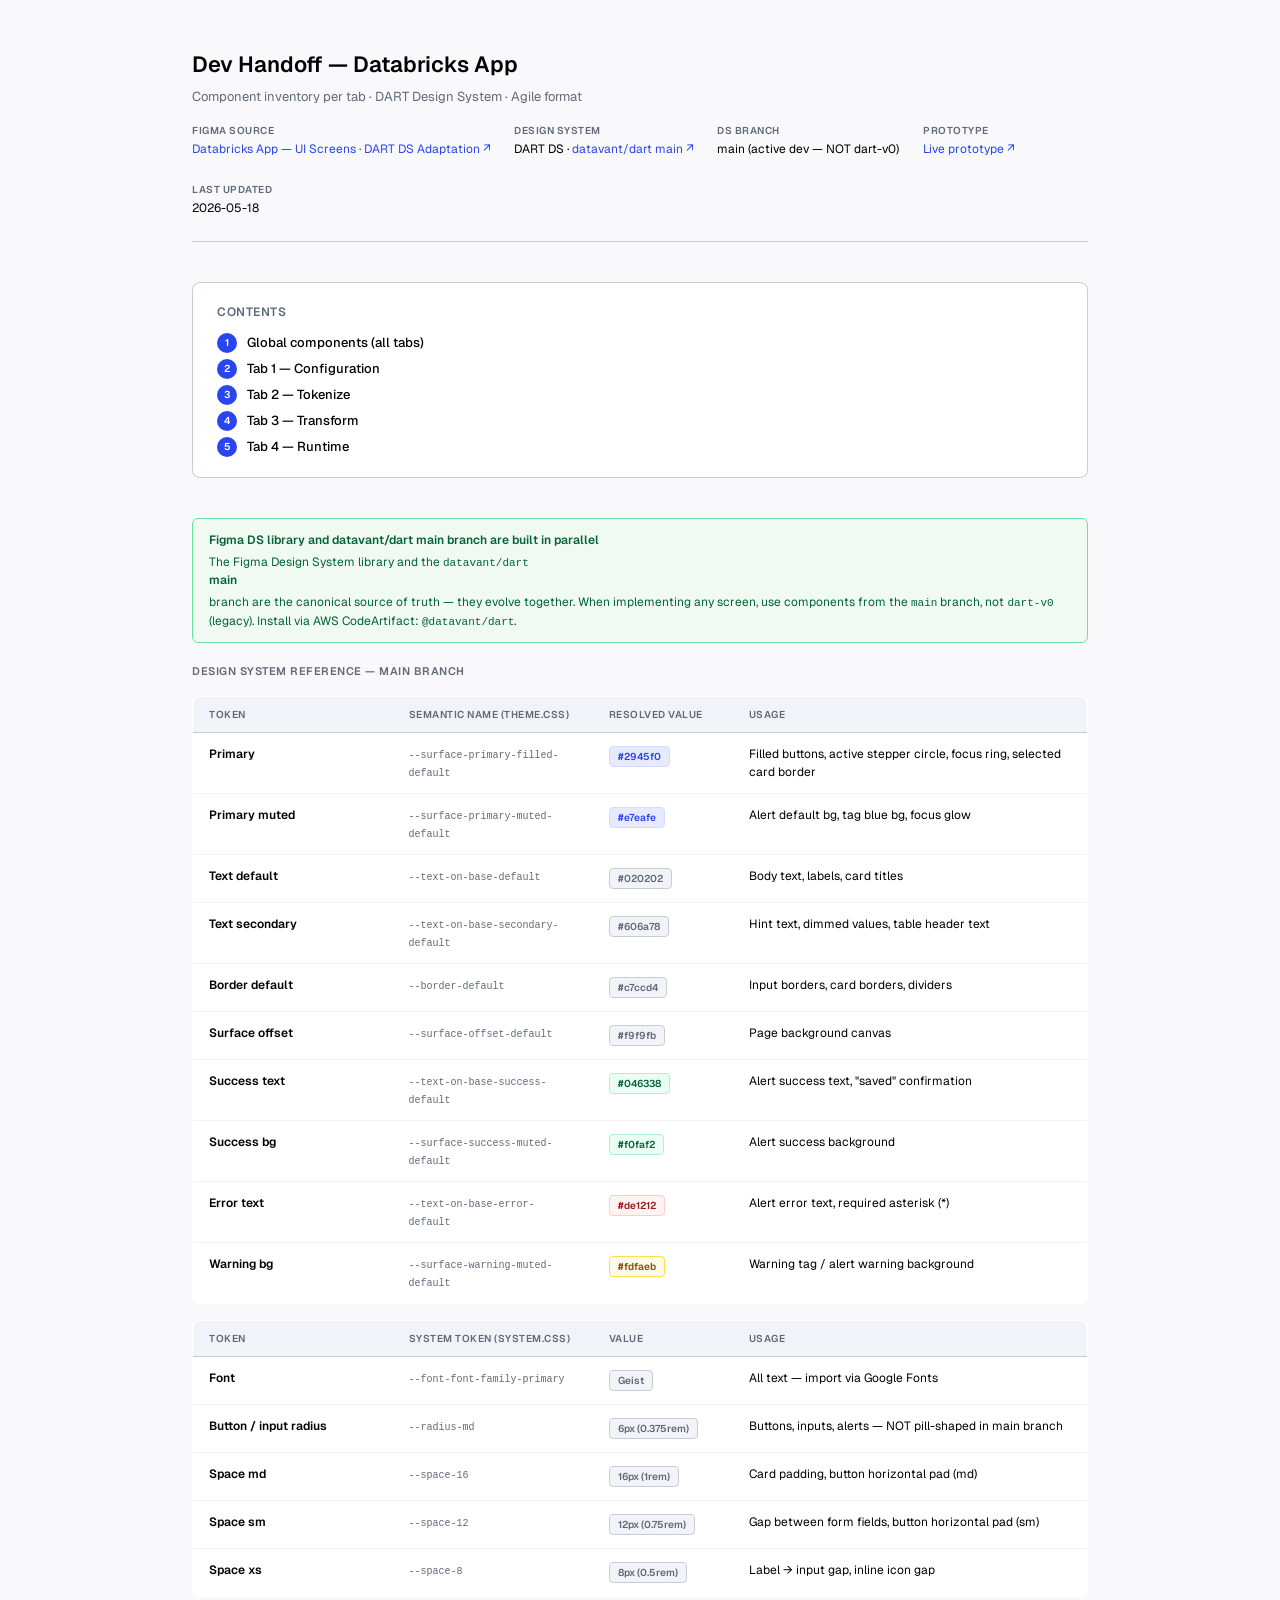
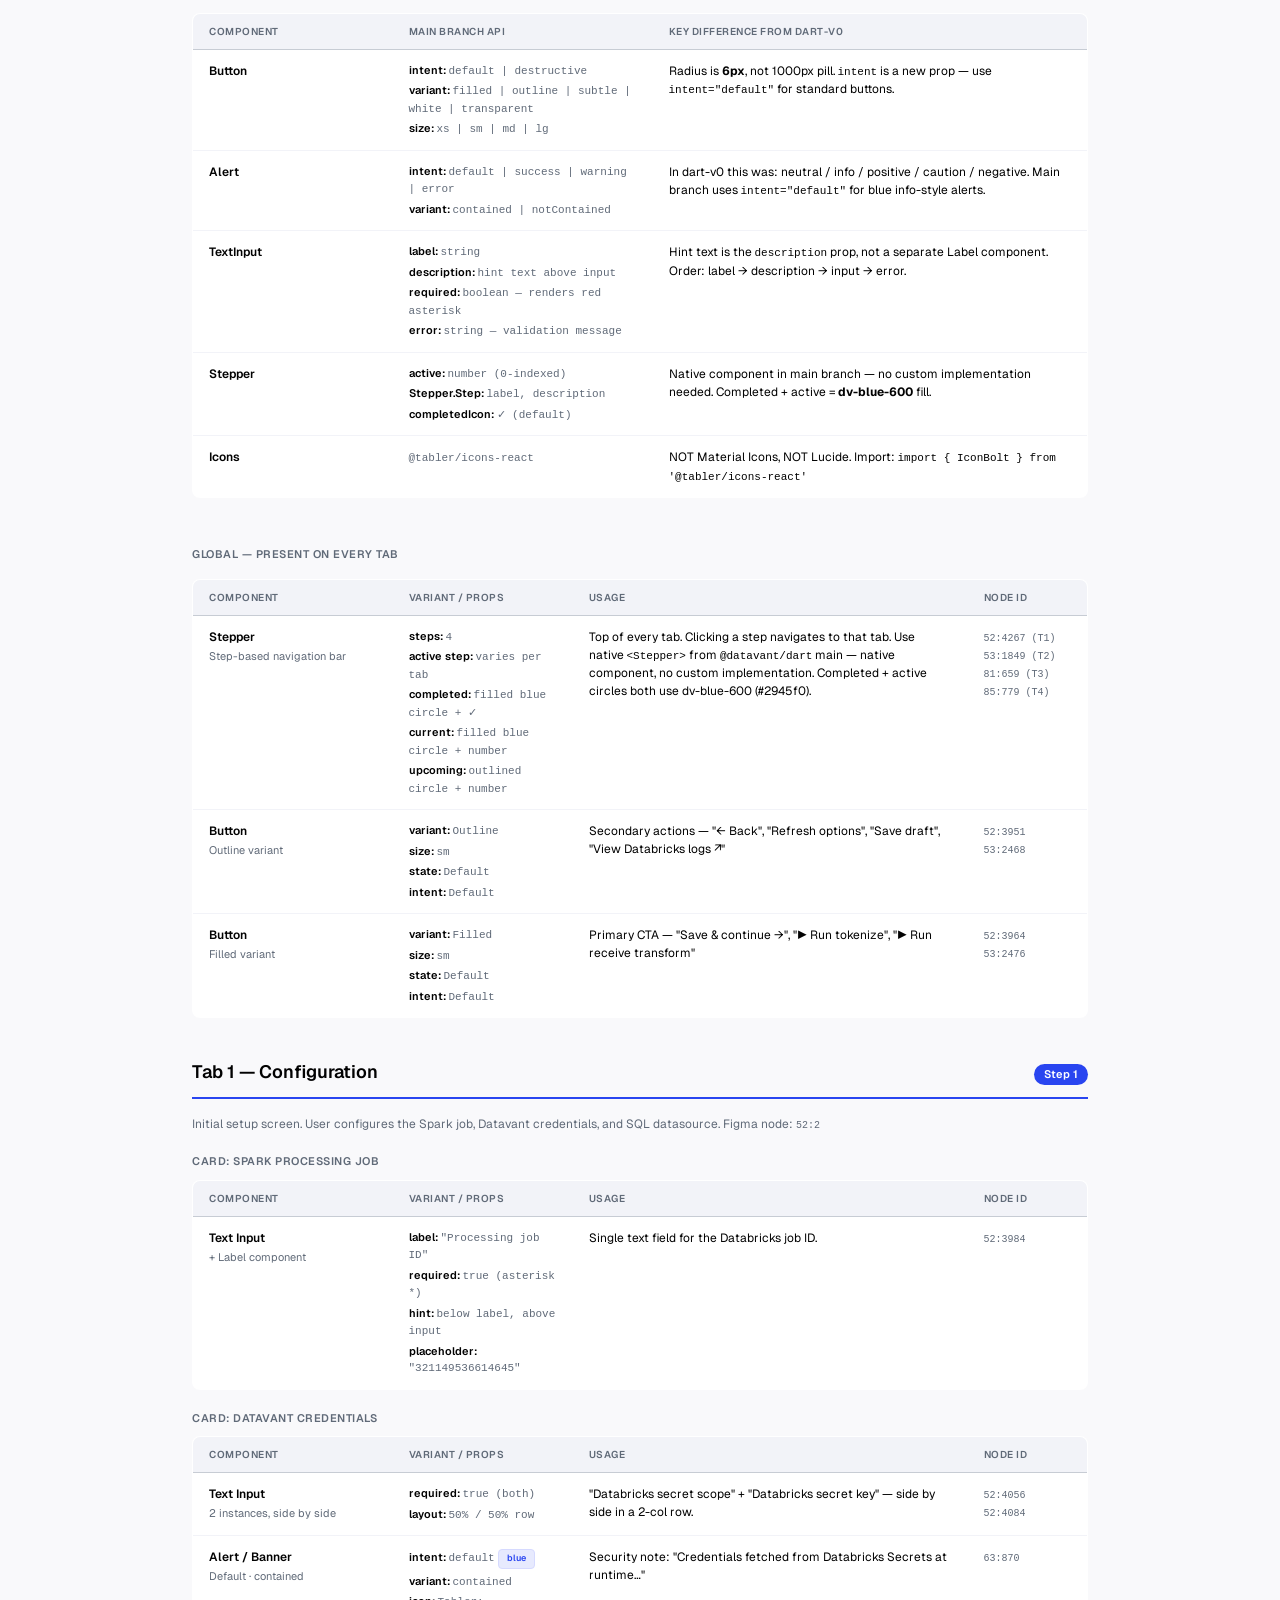
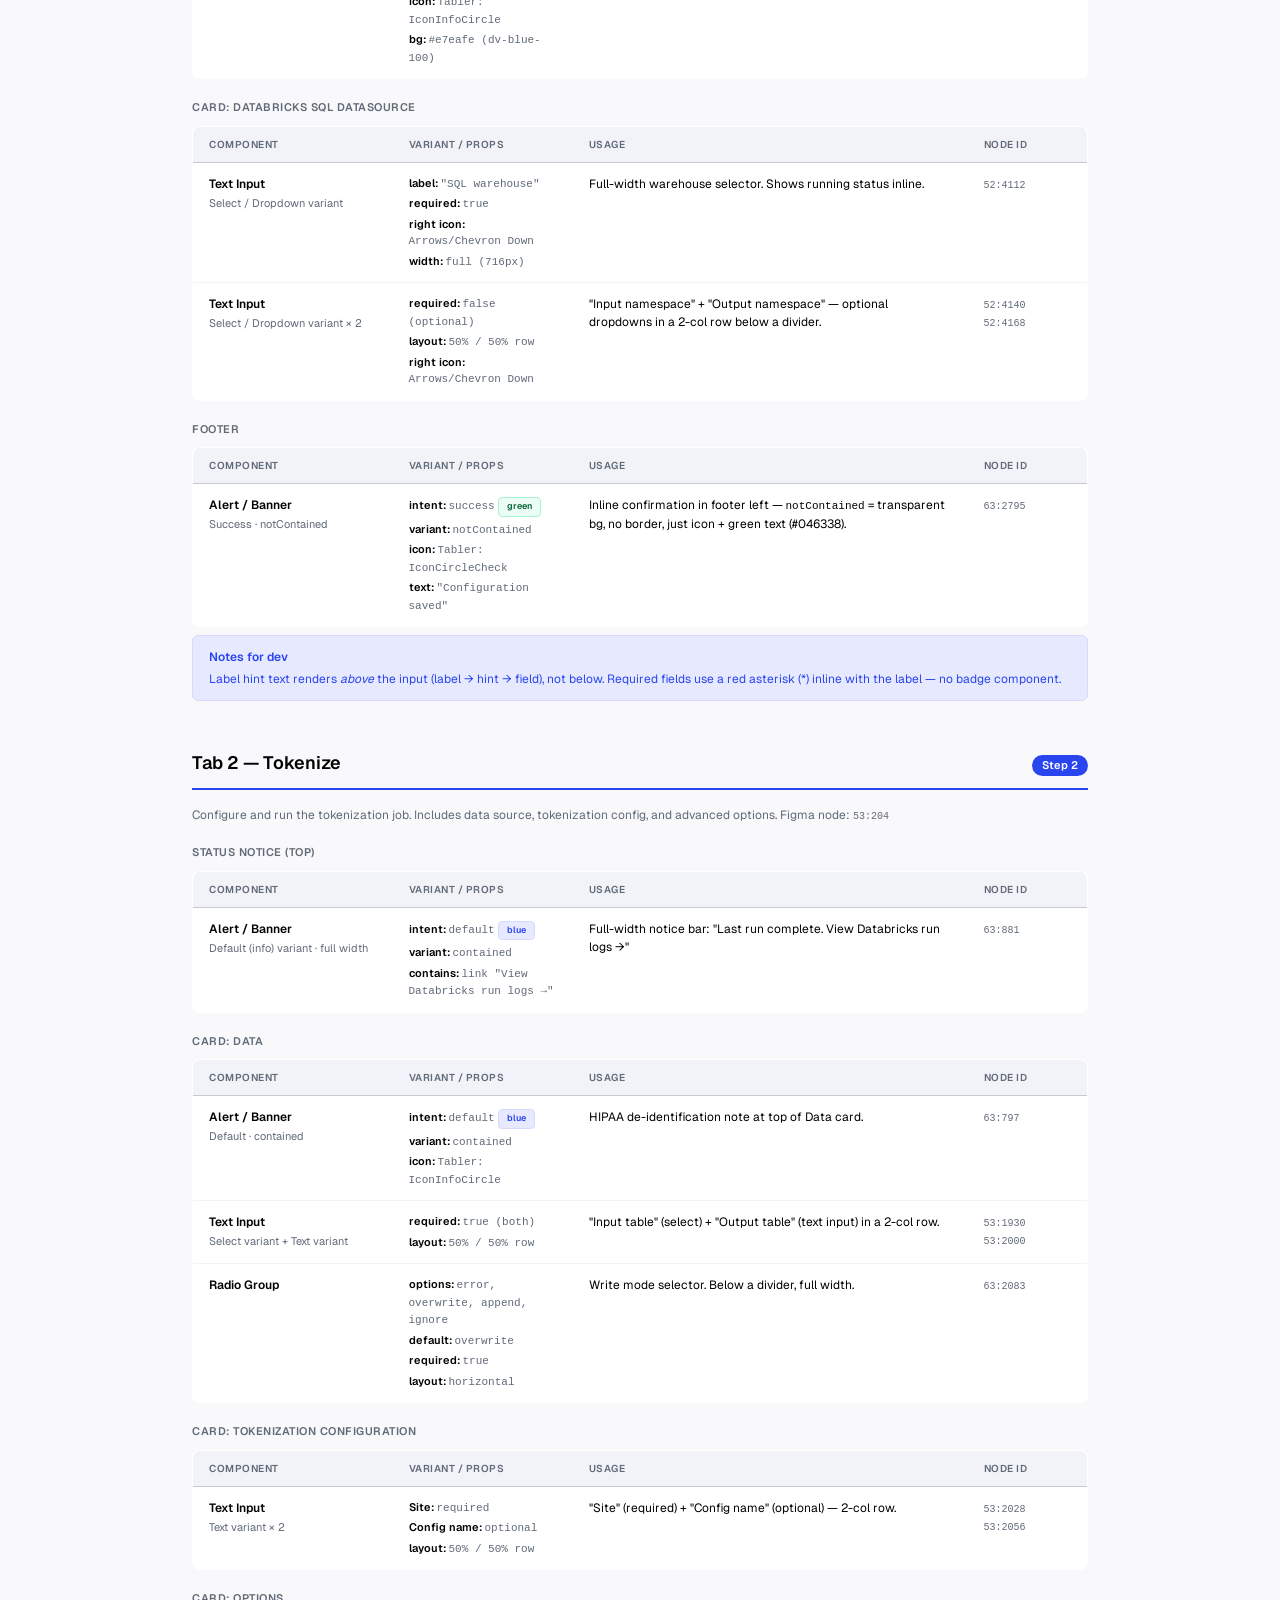
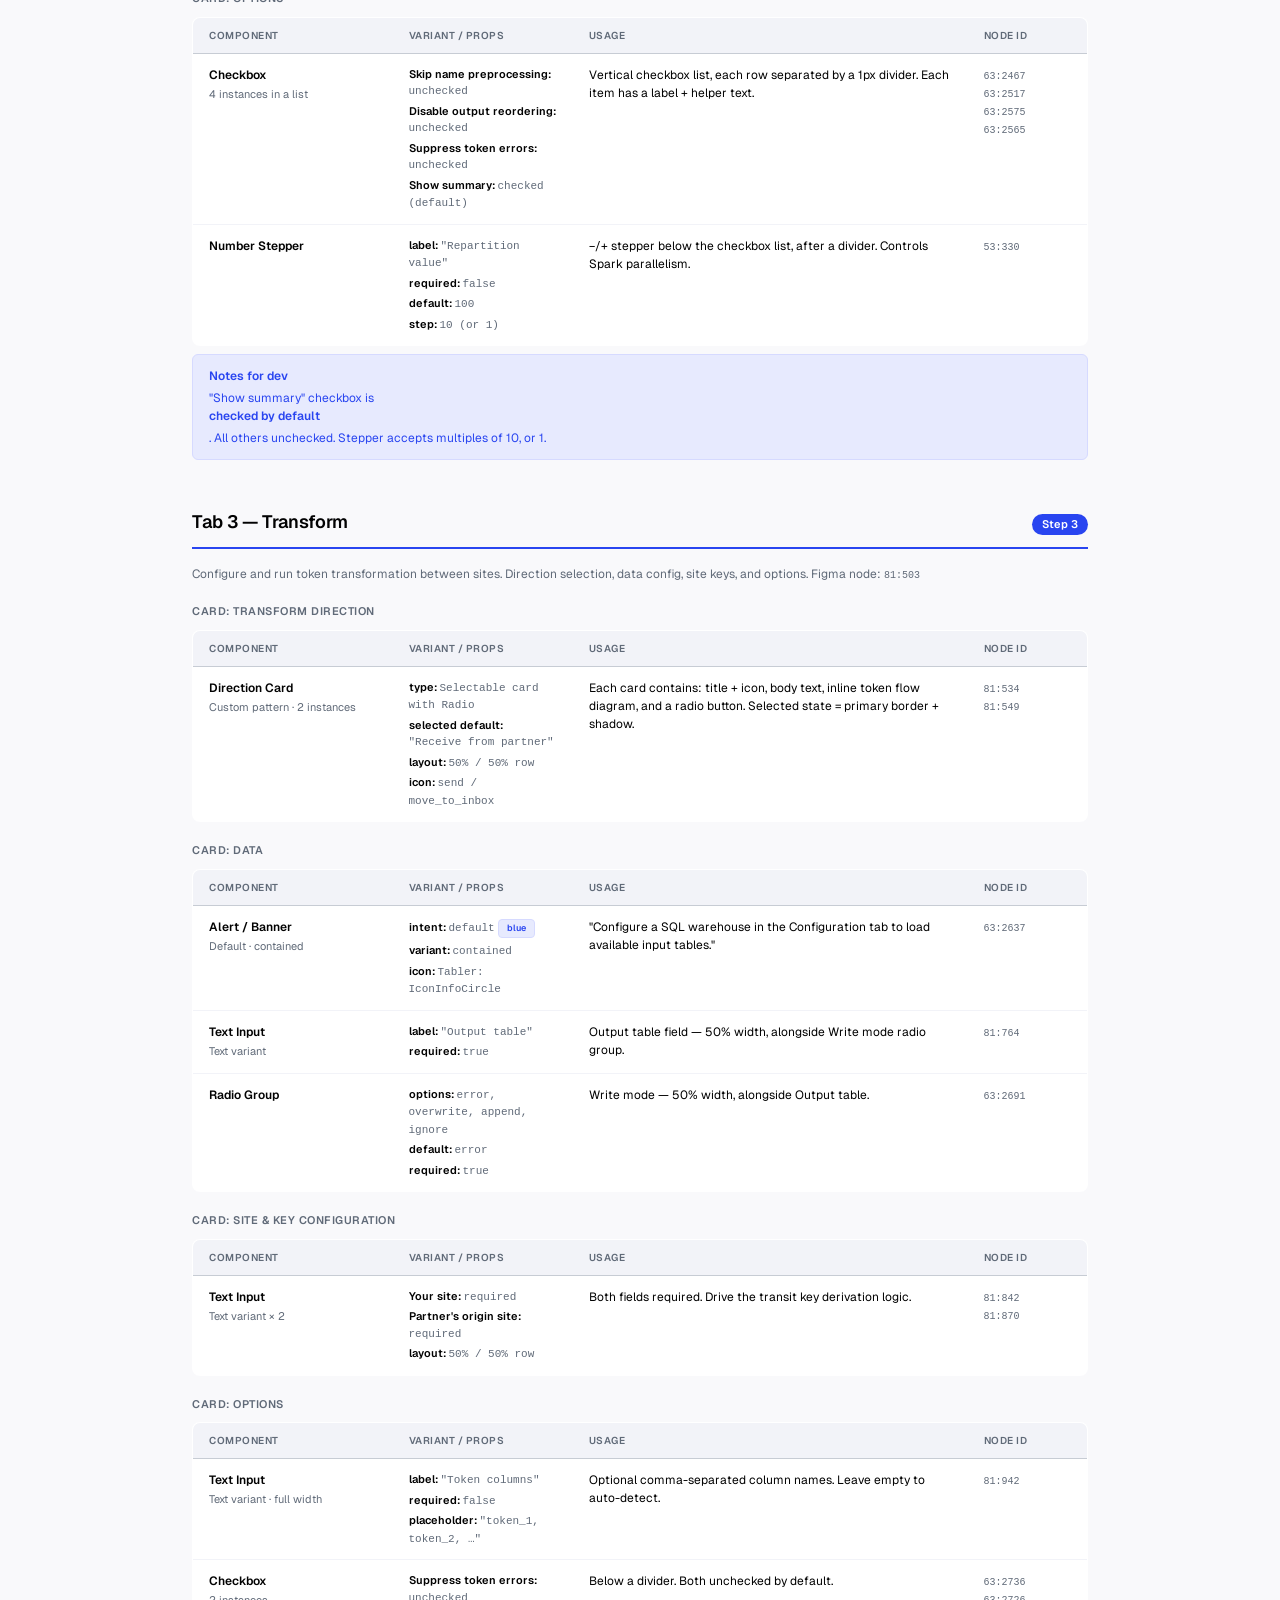
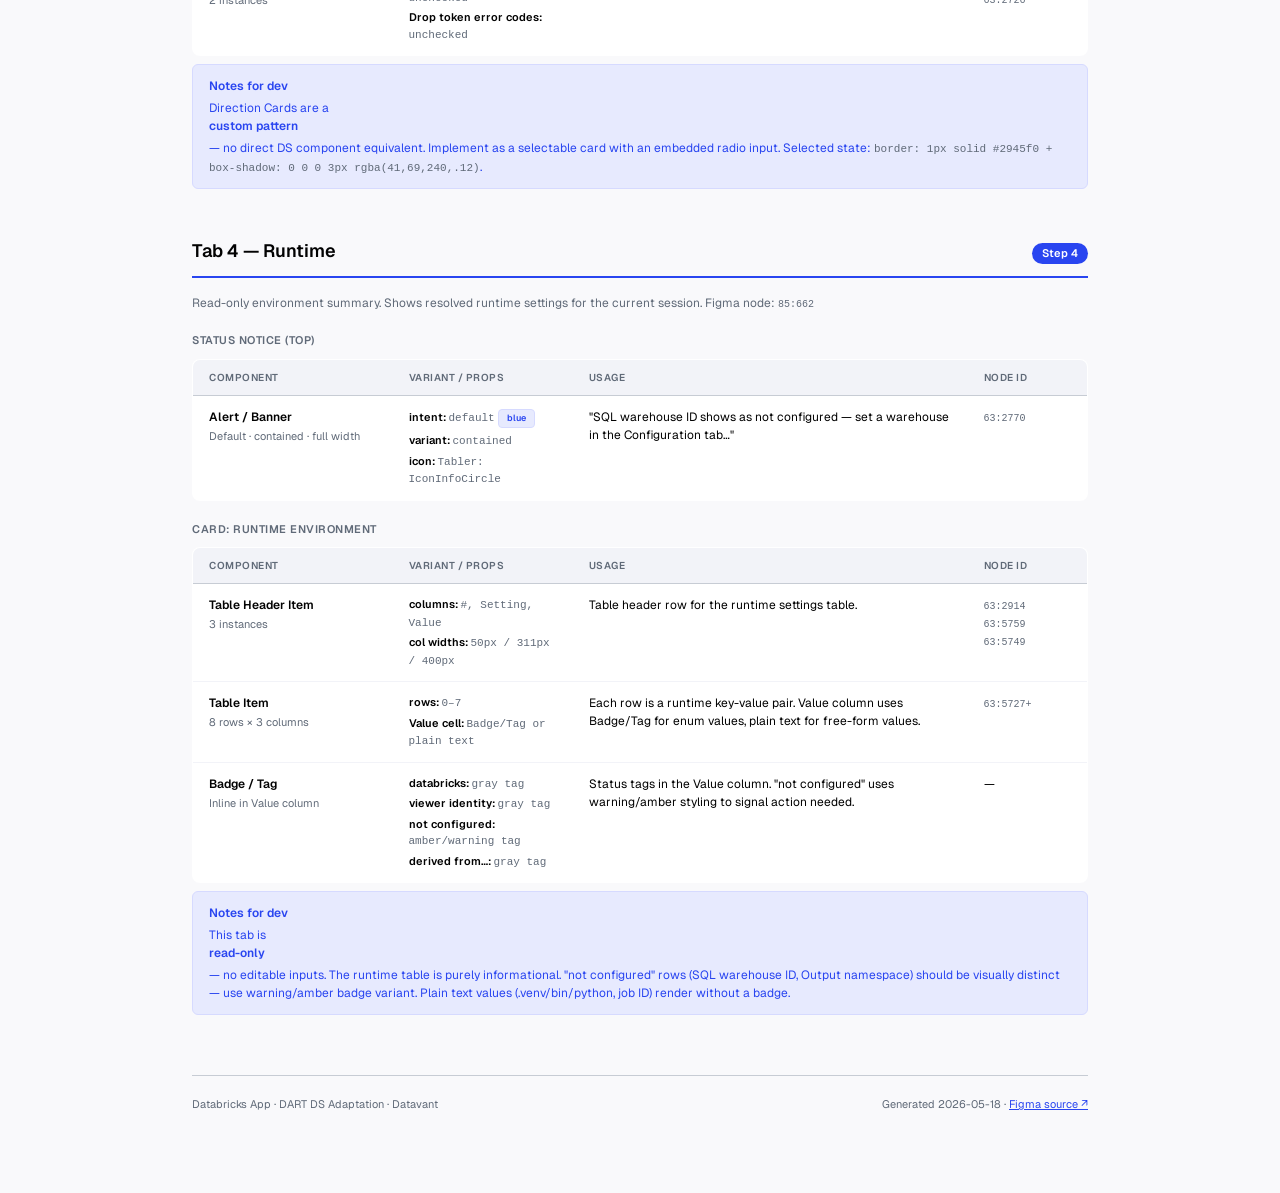
<file: Prototypes/DataBricks App/handoff.html>
<!DOCTYPE html>
<html lang="en">
<head>
  <meta charset="UTF-8" />
  <meta name="viewport" content="width=device-width, initial-scale=1.0" />
  <title>Dev Handoff — Databricks App (DART DS)</title>
  <link href="https://fonts.googleapis.com/css2?family=Geist:wght@400;500;600&display=swap" rel="stylesheet" />
  <style>
    :root {
      --primary:   #2945f0;
      --text:      #020202;
      --dimmed:    #606a78;
      --border:    #c7ccd4;
      --bg:        #f9f9fb;
      --bg-white:  #ffffff;
      --bg-mild:   #f2f3f8;
      --success:   #046338;
      --tag-blue-bg:  #e7eafe;
      --tag-blue-txt: #2945f0;
      --tag-green-bg: #ecfdf5;
      --tag-green-txt:#046338;
      --tag-gray-bg:  #f2f3f8;
      --tag-gray-txt: #606a78;
    }
    *, *::before, *::after { box-sizing: border-box; margin: 0; padding: 0; }
    body { font-family: 'Geist', sans-serif; background: var(--bg); color: var(--text); font-size: 13px; line-height: 1.5; }

    /* ── Shell ── */
    .shell { max-width: 960px; margin: 0 auto; padding: 48px 32px 80px; }

    /* ── Header ── */
    .doc-header { margin-bottom: 40px; padding-bottom: 24px; border-bottom: 1px solid var(--border); }
    .doc-header h1 { font-size: 22px; font-weight: 600; margin-bottom: 6px; }
    .doc-header p  { color: var(--dimmed); font-size: 13px; }
    .meta-row { display: flex; gap: 24px; margin-top: 16px; flex-wrap: wrap; }
    .meta-item { display: flex; flex-direction: column; gap: 2px; }
    .meta-label { font-size: 10px; font-weight: 600; text-transform: uppercase; letter-spacing: .5px; color: var(--dimmed); }
    .meta-val   { font-size: 12px; color: var(--text); }
    .meta-val a { color: var(--primary); text-decoration: none; }
    .meta-val a:hover { text-decoration: underline; }

    /* ── TOC ── */
    .toc { background: var(--bg-white); border: 1px solid var(--border); border-radius: 8px; padding: 20px 24px; margin-bottom: 40px; }
    .toc h2 { font-size: 12px; font-weight: 600; text-transform: uppercase; letter-spacing: .5px; color: var(--dimmed); margin-bottom: 12px; }
    .toc ol  { list-style: none; display: flex; flex-direction: column; gap: 6px; counter-reset: toc; }
    .toc li  { counter-increment: toc; display: flex; align-items: center; gap: 10px; }
    .toc li::before { content: counter(toc); font-size: 10px; font-weight: 600; width: 20px; height: 20px; border-radius: 50%; background: var(--primary); color: #fff; display: flex; align-items: center; justify-content: center; flex-shrink: 0; }
    .toc a   { color: var(--text); font-size: 13px; font-weight: 500; text-decoration: none; }
    .toc a:hover { color: var(--primary); }

    /* ── Global components section ── */
    .global-section { margin-bottom: 40px; }
    .global-section h2 { font-size: 11px; font-weight: 600; text-transform: uppercase; letter-spacing: .5px; color: var(--dimmed); margin-bottom: 16px; }

    /* ── Tab section ── */
    .tab-section { margin-bottom: 48px; }
    .tab-header {
      display: flex; align-items: baseline; justify-content: space-between;
      margin-bottom: 16px; padding-bottom: 12px;
      border-bottom: 2px solid var(--primary);
    }
    .tab-header h2 { font-size: 18px; font-weight: 600; }
    .tab-header .step-badge {
      font-size: 11px; font-weight: 600;
      background: var(--primary); color: #fff;
      padding: 2px 10px; border-radius: 999px;
    }
    .tab-desc { color: var(--dimmed); font-size: 12px; margin-bottom: 20px; }

    /* ── Component table ── */
    .comp-table { width: 100%; border-collapse: collapse; background: var(--bg-white); border: 1px solid var(--border); border-radius: 8px; overflow: hidden; margin-bottom: 8px; }
    .comp-table th {
      text-align: left; font-size: 10px; font-weight: 600;
      text-transform: uppercase; letter-spacing: .5px;
      color: var(--dimmed); background: var(--bg-mild);
      padding: 10px 16px; border-bottom: 1px solid var(--border);
    }
    .comp-table td { padding: 12px 16px; border-bottom: 1px solid var(--bg-mild); vertical-align: top; font-size: 12px; }
    .comp-table tr:last-child td { border-bottom: none; }
    .comp-table tr:hover td { background: #fafafe; }

    /* Component name */
    .comp-name { font-weight: 600; color: var(--text); white-space: nowrap; }
    .comp-usage { color: var(--dimmed); font-size: 11px; margin-top: 2px; }

    /* Tags */
    .tag {
      display: inline-flex; align-items: center;
      padding: 2px 8px; border-radius: 4px;
      font-size: 10px; font-weight: 600;
      white-space: nowrap; margin: 1px 2px 1px 0;
      border: 1px solid;
    }
    .tag.blue  { background: var(--tag-blue-bg);  color: var(--tag-blue-txt);  border-color: #d6daff; }
    .tag.green { background: var(--tag-green-bg); color: var(--tag-green-txt); border-color: #a7f3d0; }
    .tag.gray  { background: var(--tag-gray-bg);  color: var(--tag-gray-txt);  border-color: var(--border); }
    .tag.red   { background: #fef2f2; color: #991b1b; border-color: #fecaca; }

    /* Props list */
    .prop-list { display: flex; flex-direction: column; gap: 3px; }
    .prop { font-size: 11px; }
    .prop-key { font-weight: 600; color: var(--text); }
    .prop-val { color: var(--dimmed); font-family: monospace; font-size: 11px; }

    /* Instance ID */
    .node-id { font-family: monospace; font-size: 10px; color: var(--dimmed); }

    /* ── Notes box ── */
    .notes { background: var(--tag-blue-bg); border: 1px solid #d6daff; border-radius: 6px; padding: 12px 16px; font-size: 12px; color: var(--primary); margin-top: 8px; }
    .notes strong { font-weight: 600; display: block; margin-bottom: 4px; }

    /* ── Section divider ── */
    .section-label { font-size: 11px; font-weight: 600; text-transform: uppercase; letter-spacing: .5px; color: var(--dimmed); margin: 20px 0 10px; }

    /* ── Footer ── */
    footer { margin-top: 60px; padding-top: 20px; border-top: 1px solid var(--border); font-size: 11px; color: var(--dimmed); display: flex; justify-content: space-between; }
  </style>
</head>
<body>
<div class="shell">

  <!-- ── Doc header ──────────────────────────────────────── -->
  <div class="doc-header">
    <h1>Dev Handoff — Databricks App</h1>
    <p>Component inventory per tab · DART Design System · Agile format</p>
    <div class="meta-row">
      <div class="meta-item">
        <span class="meta-label">Figma source</span>
        <span class="meta-val"><a href="https://www.figma.com/design/5S8JojA0d6pe1Tapy5AUlf/Databricks-App-%E2%80%94-UI-Screens?node-id=39-36" target="_blank">Databricks App — UI Screens · DART DS Adaptation ↗</a></span>
      </div>
      <div class="meta-item">
        <span class="meta-label">Design system</span>
        <span class="meta-val">DART DS · <a href="https://github.com/datavant/dart/tree/main" target="_blank">datavant/dart main ↗</a></span>
      </div>
      <div class="meta-item">
        <span class="meta-label">DS branch</span>
        <span class="meta-val">main (active dev — NOT dart-v0)</span>
      </div>
      <div class="meta-item">
        <span class="meta-label">Prototype</span>
        <span class="meta-val"><a href="index.html">Live prototype ↗</a></span>
      </div>
      <div class="meta-item">
        <span class="meta-label">Last updated</span>
        <span class="meta-val">2026-05-18</span>
      </div>
    </div>
  </div>

  <!-- ── TOC ─────────────────────────────────────────────── -->
  <div class="toc">
    <h2>Contents</h2>
    <ol>
      <li><a href="#global">Global components (all tabs)</a></li>
      <li><a href="#tab1">Tab 1 — Configuration</a></li>
      <li><a href="#tab2">Tab 2 — Tokenize</a></li>
      <li><a href="#tab3">Tab 3 — Transform</a></li>
      <li><a href="#tab4">Tab 4 — Runtime</a></li>
    </ol>
  </div>

  <!-- ── DS Reference ─────────────────────────────────────── -->
  <div class="global-section" id="ds-ref" style="margin-bottom:48px;">

    <!-- Figma ↔ main branch alignment note -->
    <div class="notes" style="margin-bottom:20px; background:#f0faf2; border-color:#65e59f; color:#046338;">
      <strong>Figma DS library and datavant/dart main branch are built in parallel</strong>
      The Figma Design System library and the <code style="font-family:monospace;font-size:11px;">datavant/dart</code> <strong>main</strong> branch are the canonical source of truth — they evolve together. When implementing any screen, use components from the <code style="font-family:monospace;font-size:11px;">main</code> branch, not <code style="font-family:monospace;font-size:11px;">dart-v0</code> (legacy). Install via AWS CodeArtifact: <code style="font-family:monospace;font-size:11px;">@datavant/dart</code>.
    </div>

    <h2>Design System Reference — main branch</h2>
    <table class="comp-table" style="margin-bottom:16px;">
      <thead>
        <tr><th style="width:200px">Token</th><th style="width:200px">Semantic name (theme.css)</th><th style="width:140px">Resolved value</th><th>Usage</th></tr>
      </thead>
      <tbody>
        <tr><td class="comp-name">Primary</td><td><span class="node-id">--surface-primary-filled-default</span></td><td><span class="tag blue">#2945f0</span></td><td>Filled buttons, active stepper circle, focus ring, selected card border</td></tr>
        <tr><td class="comp-name">Primary muted</td><td><span class="node-id">--surface-primary-muted-default</span></td><td><span class="tag blue">#e7eafe</span></td><td>Alert default bg, tag blue bg, focus glow</td></tr>
        <tr><td class="comp-name">Text default</td><td><span class="node-id">--text-on-base-default</span></td><td><span class="tag gray">#020202</span></td><td>Body text, labels, card titles</td></tr>
        <tr><td class="comp-name">Text secondary</td><td><span class="node-id">--text-on-base-secondary-default</span></td><td><span class="tag gray">#606a78</span></td><td>Hint text, dimmed values, table header text</td></tr>
        <tr><td class="comp-name">Border default</td><td><span class="node-id">--border-default</span></td><td><span class="tag gray">#c7ccd4</span></td><td>Input borders, card borders, dividers</td></tr>
        <tr><td class="comp-name">Surface offset</td><td><span class="node-id">--surface-offset-default</span></td><td><span class="tag gray">#f9f9fb</span></td><td>Page background canvas</td></tr>
        <tr><td class="comp-name">Success text</td><td><span class="node-id">--text-on-base-success-default</span></td><td><span class="tag green">#046338</span></td><td>Alert success text, "saved" confirmation</td></tr>
        <tr><td class="comp-name">Success bg</td><td><span class="node-id">--surface-success-muted-default</span></td><td><span class="tag green">#f0faf2</span></td><td>Alert success background</td></tr>
        <tr><td class="comp-name">Error text</td><td><span class="node-id">--text-on-base-error-default</span></td><td><span class="tag red">#de1212</span></td><td>Alert error text, required asterisk (*)</td></tr>
        <tr><td class="comp-name">Warning bg</td><td><span class="node-id">--surface-warning-muted-default</span></td><td><span class="tag" style="background:#fdfaeb;color:#855000;border-color:#ffe045;">#fdfaeb</span></td><td>Warning tag / alert warning background</td></tr>
      </tbody>
    </table>

    <table class="comp-table" style="margin-bottom:16px;">
      <thead>
        <tr><th style="width:200px">Token</th><th style="width:200px">System token (system.css)</th><th style="width:140px">Value</th><th>Usage</th></tr>
      </thead>
      <tbody>
        <tr><td class="comp-name">Font</td><td><span class="node-id">--font-font-family-primary</span></td><td><span class="tag gray">Geist</span></td><td>All text — import via Google Fonts</td></tr>
        <tr><td class="comp-name">Button / input radius</td><td><span class="node-id">--radius-md</span></td><td><span class="tag gray">6px (0.375rem)</span></td><td>Buttons, inputs, alerts — NOT pill-shaped in main branch</td></tr>
        <tr><td class="comp-name">Space md</td><td><span class="node-id">--space-16</span></td><td><span class="tag gray">16px (1rem)</span></td><td>Card padding, button horizontal pad (md)</td></tr>
        <tr><td class="comp-name">Space sm</td><td><span class="node-id">--space-12</span></td><td><span class="tag gray">12px (0.75rem)</span></td><td>Gap between form fields, button horizontal pad (sm)</td></tr>
        <tr><td class="comp-name">Space xs</td><td><span class="node-id">--space-8</span></td><td><span class="tag gray">8px (0.5rem)</span></td><td>Label → input gap, inline icon gap</td></tr>
      </tbody>
    </table>

    <table class="comp-table">
      <thead>
        <tr><th style="width:200px">Component</th><th style="width:260px">Main branch API</th><th>Key difference from dart-v0</th></tr>
      </thead>
      <tbody>
        <tr>
          <td class="comp-name">Button</td>
          <td>
            <div class="prop-list">
              <div class="prop"><span class="prop-key">intent:</span> <span class="prop-val">default | destructive</span></div>
              <div class="prop"><span class="prop-key">variant:</span> <span class="prop-val">filled | outline | subtle | white | transparent</span></div>
              <div class="prop"><span class="prop-key">size:</span> <span class="prop-val">xs | sm | md | lg</span></div>
            </div>
          </td>
          <td>Radius is <strong>6px</strong>, not 1000px pill. <code style="font-family:monospace;font-size:11px;">intent</code> is a new prop — use <code style="font-family:monospace;font-size:11px;">intent="default"</code> for standard buttons.</td>
        </tr>
        <tr>
          <td class="comp-name">Alert</td>
          <td>
            <div class="prop-list">
              <div class="prop"><span class="prop-key">intent:</span> <span class="prop-val">default | success | warning | error</span></div>
              <div class="prop"><span class="prop-key">variant:</span> <span class="prop-val">contained | notContained</span></div>
            </div>
          </td>
          <td>In dart-v0 this was: neutral / info / positive / caution / negative. Main branch uses <code style="font-family:monospace;font-size:11px;">intent="default"</code> for blue info-style alerts.</td>
        </tr>
        <tr>
          <td class="comp-name">TextInput</td>
          <td>
            <div class="prop-list">
              <div class="prop"><span class="prop-key">label:</span> <span class="prop-val">string</span></div>
              <div class="prop"><span class="prop-key">description:</span> <span class="prop-val">hint text above input</span></div>
              <div class="prop"><span class="prop-key">required:</span> <span class="prop-val">boolean — renders red asterisk</span></div>
              <div class="prop"><span class="prop-key">error:</span> <span class="prop-val">string — validation message</span></div>
            </div>
          </td>
          <td>Hint text is the <code style="font-family:monospace;font-size:11px;">description</code> prop, not a separate Label component. Order: label → description → input → error.</td>
        </tr>
        <tr>
          <td class="comp-name">Stepper</td>
          <td>
            <div class="prop-list">
              <div class="prop"><span class="prop-key">active:</span> <span class="prop-val">number (0-indexed)</span></div>
              <div class="prop"><span class="prop-key">Stepper.Step:</span> <span class="prop-val">label, description</span></div>
              <div class="prop"><span class="prop-key">completedIcon:</span> <span class="prop-val">✓ (default)</span></div>
            </div>
          </td>
          <td>Native component in main branch — no custom implementation needed. Completed + active = <strong>dv-blue-600</strong> fill.</td>
        </tr>
        <tr>
          <td class="comp-name">Icons</td>
          <td><span class="prop-val">@tabler/icons-react</span></td>
          <td>NOT Material Icons, NOT Lucide. Import: <code style="font-family:monospace;font-size:11px;">import &#123; IconBolt &#125; from '@tabler/icons-react'</code></td>
        </tr>
      </tbody>
    </table>
  </div>

  <!-- ── Global ──────────────────────────────────────────── -->
  <div class="global-section" id="global">
    <h2>Global — present on every tab</h2>
    <table class="comp-table">
      <thead>
        <tr>
          <th style="width:200px">Component</th>
          <th style="width:180px">Variant / Props</th>
          <th>Usage</th>
          <th style="width:120px">Node ID</th>
        </tr>
      </thead>
      <tbody>
        <tr>
          <td>
            <div class="comp-name">Stepper</div>
            <div class="comp-usage">Step-based navigation bar</div>
          </td>
          <td>
            <div class="prop-list">
              <div class="prop"><span class="prop-key">steps:</span> <span class="prop-val">4</span></div>
              <div class="prop"><span class="prop-key">active step:</span> <span class="prop-val">varies per tab</span></div>
              <div class="prop"><span class="prop-key">completed:</span> <span class="prop-val">filled blue circle + ✓</span></div>
              <div class="prop"><span class="prop-key">current:</span> <span class="prop-val">filled blue circle + number</span></div>
              <div class="prop"><span class="prop-key">upcoming:</span> <span class="prop-val">outlined circle + number</span></div>
            </div>
          </td>
          <td>Top of every tab. Clicking a step navigates to that tab. Use native <code style="font-family:monospace;font-size:11px;">&lt;Stepper&gt;</code> from <code style="font-family:monospace;font-size:11px;">@datavant/dart</code> main — native component, no custom implementation. Completed + active circles both use dv-blue-600 (#2945f0).</td>
          <td><span class="node-id">52:4267 (T1)<br/>53:1849 (T2)<br/>81:659 (T3)<br/>85:779 (T4)</span></td>
        </tr>
        <tr>
          <td>
            <div class="comp-name">Button</div>
            <div class="comp-usage">Outline variant</div>
          </td>
          <td>
            <div class="prop-list">
              <div class="prop"><span class="prop-key">variant:</span> <span class="prop-val">Outline</span></div>
              <div class="prop"><span class="prop-key">size:</span> <span class="prop-val">sm</span></div>
              <div class="prop"><span class="prop-key">state:</span> <span class="prop-val">Default</span></div>
              <div class="prop"><span class="prop-key">intent:</span> <span class="prop-val">Default</span></div>
            </div>
          </td>
          <td>Secondary actions — "← Back", "Refresh options", "Save draft", "View Databricks logs ↗"</td>
          <td><span class="node-id">52:3951<br/>53:2468</span></td>
        </tr>
        <tr>
          <td>
            <div class="comp-name">Button</div>
            <div class="comp-usage">Filled variant</div>
          </td>
          <td>
            <div class="prop-list">
              <div class="prop"><span class="prop-key">variant:</span> <span class="prop-val">Filled</span></div>
              <div class="prop"><span class="prop-key">size:</span> <span class="prop-val">sm</span></div>
              <div class="prop"><span class="prop-key">state:</span> <span class="prop-val">Default</span></div>
              <div class="prop"><span class="prop-key">intent:</span> <span class="prop-val">Default</span></div>
            </div>
          </td>
          <td>Primary CTA — "Save &amp; continue →", "▶ Run tokenize", "▶ Run receive transform"</td>
          <td><span class="node-id">52:3964<br/>53:2476</span></td>
        </tr>
      </tbody>
    </table>
  </div>

  <!-- ── Tab 1 ────────────────────────────────────────────── -->
  <div class="tab-section" id="tab1">
    <div class="tab-header">
      <h2>Tab 1 — Configuration</h2>
      <span class="step-badge">Step 1</span>
    </div>
    <p class="tab-desc">Initial setup screen. User configures the Spark job, Datavant credentials, and SQL datasource. Figma node: <span class="node-id">52:2</span></p>

    <div class="section-label">Card: Spark processing job</div>
    <table class="comp-table">
      <thead>
        <tr><th style="width:200px">Component</th><th style="width:180px">Variant / Props</th><th>Usage</th><th style="width:120px">Node ID</th></tr>
      </thead>
      <tbody>
        <tr>
          <td>
            <div class="comp-name">Text Input</div>
            <div class="comp-usage">+ Label component</div>
          </td>
          <td>
            <div class="prop-list">
              <div class="prop"><span class="prop-key">label:</span> <span class="prop-val">"Processing job ID"</span></div>
              <div class="prop"><span class="prop-key">required:</span> <span class="prop-val">true (asterisk *)</span></div>
              <div class="prop"><span class="prop-key">hint:</span> <span class="prop-val">below label, above input</span></div>
              <div class="prop"><span class="prop-key">placeholder:</span> <span class="prop-val">"321149536614645"</span></div>
            </div>
          </td>
          <td>Single text field for the Databricks job ID.</td>
          <td><span class="node-id">52:3984</span></td>
        </tr>
      </tbody>
    </table>

    <div class="section-label">Card: Datavant credentials</div>
    <table class="comp-table">
      <thead>
        <tr><th style="width:200px">Component</th><th style="width:180px">Variant / Props</th><th>Usage</th><th style="width:120px">Node ID</th></tr>
      </thead>
      <tbody>
        <tr>
          <td>
            <div class="comp-name">Text Input</div>
            <div class="comp-usage">2 instances, side by side</div>
          </td>
          <td>
            <div class="prop-list">
              <div class="prop"><span class="prop-key">required:</span> <span class="prop-val">true (both)</span></div>
              <div class="prop"><span class="prop-key">layout:</span> <span class="prop-val">50% / 50% row</span></div>
            </div>
          </td>
          <td>"Databricks secret scope" + "Databricks secret key" — side by side in a 2-col row.</td>
          <td><span class="node-id">52:4056<br/>52:4084</span></td>
        </tr>
        <tr>
          <td>
            <div class="comp-name">Alert / Banner</div>
            <div class="comp-usage">Default · contained</div>
          </td>
          <td>
            <div class="prop-list">
              <div class="prop"><span class="prop-key">intent:</span> <span class="prop-val">default</span> <span class="tag blue" style="font-size:9px;">blue</span></div>
              <div class="prop"><span class="prop-key">variant:</span> <span class="prop-val">contained</span></div>
              <div class="prop"><span class="prop-key">icon:</span> <span class="prop-val">Tabler: IconInfoCircle</span></div>
              <div class="prop"><span class="prop-key">bg:</span> <span class="prop-val">#e7eafe (dv-blue-100)</span></div>
            </div>
          </td>
          <td>Security note: "Credentials fetched from Databricks Secrets at runtime…"</td>
          <td><span class="node-id">63:870</span></td>
        </tr>
      </tbody>
    </table>

    <div class="section-label">Card: Databricks SQL datasource</div>
    <table class="comp-table">
      <thead>
        <tr><th style="width:200px">Component</th><th style="width:180px">Variant / Props</th><th>Usage</th><th style="width:120px">Node ID</th></tr>
      </thead>
      <tbody>
        <tr>
          <td>
            <div class="comp-name">Text Input</div>
            <div class="comp-usage">Select / Dropdown variant</div>
          </td>
          <td>
            <div class="prop-list">
              <div class="prop"><span class="prop-key">label:</span> <span class="prop-val">"SQL warehouse"</span></div>
              <div class="prop"><span class="prop-key">required:</span> <span class="prop-val">true</span></div>
              <div class="prop"><span class="prop-key">right icon:</span> <span class="prop-val">Arrows/Chevron Down</span></div>
              <div class="prop"><span class="prop-key">width:</span> <span class="prop-val">full (716px)</span></div>
            </div>
          </td>
          <td>Full-width warehouse selector. Shows running status inline.</td>
          <td><span class="node-id">52:4112</span></td>
        </tr>
        <tr>
          <td>
            <div class="comp-name">Text Input</div>
            <div class="comp-usage">Select / Dropdown variant × 2</div>
          </td>
          <td>
            <div class="prop-list">
              <div class="prop"><span class="prop-key">required:</span> <span class="prop-val">false (optional)</span></div>
              <div class="prop"><span class="prop-key">layout:</span> <span class="prop-val">50% / 50% row</span></div>
              <div class="prop"><span class="prop-key">right icon:</span> <span class="prop-val">Arrows/Chevron Down</span></div>
            </div>
          </td>
          <td>"Input namespace" + "Output namespace" — optional dropdowns in a 2-col row below a divider.</td>
          <td><span class="node-id">52:4140<br/>52:4168</span></td>
        </tr>
      </tbody>
    </table>

    <div class="section-label">Footer</div>
    <table class="comp-table">
      <thead>
        <tr><th style="width:200px">Component</th><th style="width:180px">Variant / Props</th><th>Usage</th><th style="width:120px">Node ID</th></tr>
      </thead>
      <tbody>
        <tr>
          <td>
            <div class="comp-name">Alert / Banner</div>
            <div class="comp-usage">Success · notContained</div>
          </td>
          <td>
            <div class="prop-list">
              <div class="prop"><span class="prop-key">intent:</span> <span class="prop-val">success</span> <span class="tag green" style="font-size:9px;">green</span></div>
              <div class="prop"><span class="prop-key">variant:</span> <span class="prop-val">notContained</span></div>
              <div class="prop"><span class="prop-key">icon:</span> <span class="prop-val">Tabler: IconCircleCheck</span></div>
              <div class="prop"><span class="prop-key">text:</span> <span class="prop-val">"Configuration saved"</span></div>
            </div>
          </td>
          <td>Inline confirmation in footer left — <code style="font-family:monospace;font-size:11px;">notContained</code> = transparent bg, no border, just icon + green text (#046338).</td>
          <td><span class="node-id">63:2795</span></td>
        </tr>
      </tbody>
    </table>
    <div class="notes"><strong>Notes for dev</strong>Label hint text renders <em>above</em> the input (label → hint → field), not below. Required fields use a red asterisk (*) inline with the label — no badge component.</div>
  </div>

  <!-- ── Tab 2 ────────────────────────────────────────────── -->
  <div class="tab-section" id="tab2">
    <div class="tab-header">
      <h2>Tab 2 — Tokenize</h2>
      <span class="step-badge">Step 2</span>
    </div>
    <p class="tab-desc">Configure and run the tokenization job. Includes data source, tokenization config, and advanced options. Figma node: <span class="node-id">53:204</span></p>

    <div class="section-label">Status notice (top)</div>
    <table class="comp-table">
      <thead>
        <tr><th style="width:200px">Component</th><th style="width:180px">Variant / Props</th><th>Usage</th><th style="width:120px">Node ID</th></tr>
      </thead>
      <tbody>
        <tr>
          <td>
            <div class="comp-name">Alert / Banner</div>
            <div class="comp-usage">Default (info) variant · full width</div>
          </td>
          <td>
            <div class="prop-list">
              <div class="prop"><span class="prop-key">intent:</span> <span class="prop-val">default</span> <span class="tag blue" style="font-size:9px;">blue</span></div>
              <div class="prop"><span class="prop-key">variant:</span> <span class="prop-val">contained</span></div>
              <div class="prop"><span class="prop-key">contains:</span> <span class="prop-val">link "View Databricks run logs →"</span></div>
            </div>
          </td>
          <td>Full-width notice bar: "Last run complete. View Databricks run logs →"</td>
          <td><span class="node-id">63:881</span></td>
        </tr>
      </tbody>
    </table>

    <div class="section-label">Card: Data</div>
    <table class="comp-table">
      <thead>
        <tr><th style="width:200px">Component</th><th style="width:180px">Variant / Props</th><th>Usage</th><th style="width:120px">Node ID</th></tr>
      </thead>
      <tbody>
        <tr>
          <td>
            <div class="comp-name">Alert / Banner</div>
            <div class="comp-usage">Default · contained</div>
          </td>
          <td>
            <div class="prop-list">
              <div class="prop"><span class="prop-key">intent:</span> <span class="prop-val">default</span> <span class="tag blue" style="font-size:9px;">blue</span></div>
              <div class="prop"><span class="prop-key">variant:</span> <span class="prop-val">contained</span></div>
              <div class="prop"><span class="prop-key">icon:</span> <span class="prop-val">Tabler: IconInfoCircle</span></div>
            </div>
          </td>
          <td>HIPAA de-identification note at top of Data card.</td>
          <td><span class="node-id">63:797</span></td>
        </tr>
        <tr>
          <td>
            <div class="comp-name">Text Input</div>
            <div class="comp-usage">Select variant + Text variant</div>
          </td>
          <td>
            <div class="prop-list">
              <div class="prop"><span class="prop-key">required:</span> <span class="prop-val">true (both)</span></div>
              <div class="prop"><span class="prop-key">layout:</span> <span class="prop-val">50% / 50% row</span></div>
            </div>
          </td>
          <td>"Input table" (select) + "Output table" (text input) in a 2-col row.</td>
          <td><span class="node-id">53:1930<br/>53:2000</span></td>
        </tr>
        <tr>
          <td>
            <div class="comp-name">Radio Group</div>
          </td>
          <td>
            <div class="prop-list">
              <div class="prop"><span class="prop-key">options:</span> <span class="prop-val">error, overwrite, append, ignore</span></div>
              <div class="prop"><span class="prop-key">default:</span> <span class="prop-val">overwrite</span></div>
              <div class="prop"><span class="prop-key">required:</span> <span class="prop-val">true</span></div>
              <div class="prop"><span class="prop-key">layout:</span> <span class="prop-val">horizontal</span></div>
            </div>
          </td>
          <td>Write mode selector. Below a divider, full width.</td>
          <td><span class="node-id">63:2083</span></td>
        </tr>
      </tbody>
    </table>

    <div class="section-label">Card: Tokenization configuration</div>
    <table class="comp-table">
      <thead>
        <tr><th style="width:200px">Component</th><th style="width:180px">Variant / Props</th><th>Usage</th><th style="width:120px">Node ID</th></tr>
      </thead>
      <tbody>
        <tr>
          <td>
            <div class="comp-name">Text Input</div>
            <div class="comp-usage">Text variant × 2</div>
          </td>
          <td>
            <div class="prop-list">
              <div class="prop"><span class="prop-key">Site:</span> <span class="prop-val">required</span></div>
              <div class="prop"><span class="prop-key">Config name:</span> <span class="prop-val">optional</span></div>
              <div class="prop"><span class="prop-key">layout:</span> <span class="prop-val">50% / 50% row</span></div>
            </div>
          </td>
          <td>"Site" (required) + "Config name" (optional) — 2-col row.</td>
          <td><span class="node-id">53:2028<br/>53:2056</span></td>
        </tr>
      </tbody>
    </table>

    <div class="section-label">Card: Options</div>
    <table class="comp-table">
      <thead>
        <tr><th style="width:200px">Component</th><th style="width:180px">Variant / Props</th><th>Usage</th><th style="width:120px">Node ID</th></tr>
      </thead>
      <tbody>
        <tr>
          <td>
            <div class="comp-name">Checkbox</div>
            <div class="comp-usage">4 instances in a list</div>
          </td>
          <td>
            <div class="prop-list">
              <div class="prop"><span class="prop-key">Skip name preprocessing:</span> <span class="prop-val">unchecked</span></div>
              <div class="prop"><span class="prop-key">Disable output reordering:</span> <span class="prop-val">unchecked</span></div>
              <div class="prop"><span class="prop-key">Suppress token errors:</span> <span class="prop-val">unchecked</span></div>
              <div class="prop"><span class="prop-key">Show summary:</span> <span class="prop-val">checked (default)</span></div>
            </div>
          </td>
          <td>Vertical checkbox list, each row separated by a 1px divider. Each item has a label + helper text.</td>
          <td><span class="node-id">63:2467<br/>63:2517<br/>63:2575<br/>63:2565</span></td>
        </tr>
        <tr>
          <td>
            <div class="comp-name">Number Stepper</div>
          </td>
          <td>
            <div class="prop-list">
              <div class="prop"><span class="prop-key">label:</span> <span class="prop-val">"Repartition value"</span></div>
              <div class="prop"><span class="prop-key">required:</span> <span class="prop-val">false</span></div>
              <div class="prop"><span class="prop-key">default:</span> <span class="prop-val">100</span></div>
              <div class="prop"><span class="prop-key">step:</span> <span class="prop-val">10 (or 1)</span></div>
            </div>
          </td>
          <td>−/+ stepper below the checkbox list, after a divider. Controls Spark parallelism.</td>
          <td><span class="node-id">53:330</span></td>
        </tr>
      </tbody>
    </table>
    <div class="notes"><strong>Notes for dev</strong>"Show summary" checkbox is <strong>checked by default</strong>. All others unchecked. Stepper accepts multiples of 10, or 1.</div>
  </div>

  <!-- ── Tab 3 ────────────────────────────────────────────── -->
  <div class="tab-section" id="tab3">
    <div class="tab-header">
      <h2>Tab 3 — Transform</h2>
      <span class="step-badge">Step 3</span>
    </div>
    <p class="tab-desc">Configure and run token transformation between sites. Direction selection, data config, site keys, and options. Figma node: <span class="node-id">81:503</span></p>

    <div class="section-label">Card: Transform direction</div>
    <table class="comp-table">
      <thead>
        <tr><th style="width:200px">Component</th><th style="width:180px">Variant / Props</th><th>Usage</th><th style="width:120px">Node ID</th></tr>
      </thead>
      <tbody>
        <tr>
          <td>
            <div class="comp-name">Direction Card</div>
            <div class="comp-usage">Custom pattern · 2 instances</div>
          </td>
          <td>
            <div class="prop-list">
              <div class="prop"><span class="prop-key">type:</span> <span class="prop-val">Selectable card with Radio</span></div>
              <div class="prop"><span class="prop-key">selected default:</span> <span class="prop-val">"Receive from partner"</span></div>
              <div class="prop"><span class="prop-key">layout:</span> <span class="prop-val">50% / 50% row</span></div>
              <div class="prop"><span class="prop-key">icon:</span> <span class="prop-val">send / move_to_inbox</span></div>
            </div>
          </td>
          <td>Each card contains: title + icon, body text, inline token flow diagram, and a radio button. Selected state = primary border + shadow.</td>
          <td><span class="node-id">81:534<br/>81:549</span></td>
        </tr>
      </tbody>
    </table>

    <div class="section-label">Card: Data</div>
    <table class="comp-table">
      <thead>
        <tr><th style="width:200px">Component</th><th style="width:180px">Variant / Props</th><th>Usage</th><th style="width:120px">Node ID</th></tr>
      </thead>
      <tbody>
        <tr>
          <td>
            <div class="comp-name">Alert / Banner</div>
            <div class="comp-usage">Default · contained</div>
          </td>
          <td>
            <div class="prop-list">
              <div class="prop"><span class="prop-key">intent:</span> <span class="prop-val">default</span> <span class="tag blue" style="font-size:9px;">blue</span></div>
              <div class="prop"><span class="prop-key">variant:</span> <span class="prop-val">contained</span></div>
              <div class="prop"><span class="prop-key">icon:</span> <span class="prop-val">Tabler: IconInfoCircle</span></div>
            </div>
          </td>
          <td>"Configure a SQL warehouse in the Configuration tab to load available input tables."</td>
          <td><span class="node-id">63:2637</span></td>
        </tr>
        <tr>
          <td>
            <div class="comp-name">Text Input</div>
            <div class="comp-usage">Text variant</div>
          </td>
          <td>
            <div class="prop-list">
              <div class="prop"><span class="prop-key">label:</span> <span class="prop-val">"Output table"</span></div>
              <div class="prop"><span class="prop-key">required:</span> <span class="prop-val">true</span></div>
            </div>
          </td>
          <td>Output table field — 50% width, alongside Write mode radio group.</td>
          <td><span class="node-id">81:764</span></td>
        </tr>
        <tr>
          <td>
            <div class="comp-name">Radio Group</div>
          </td>
          <td>
            <div class="prop-list">
              <div class="prop"><span class="prop-key">options:</span> <span class="prop-val">error, overwrite, append, ignore</span></div>
              <div class="prop"><span class="prop-key">default:</span> <span class="prop-val">error</span></div>
              <div class="prop"><span class="prop-key">required:</span> <span class="prop-val">true</span></div>
            </div>
          </td>
          <td>Write mode — 50% width, alongside Output table.</td>
          <td><span class="node-id">63:2691</span></td>
        </tr>
      </tbody>
    </table>

    <div class="section-label">Card: Site &amp; key configuration</div>
    <table class="comp-table">
      <thead>
        <tr><th style="width:200px">Component</th><th style="width:180px">Variant / Props</th><th>Usage</th><th style="width:120px">Node ID</th></tr>
      </thead>
      <tbody>
        <tr>
          <td>
            <div class="comp-name">Text Input</div>
            <div class="comp-usage">Text variant × 2</div>
          </td>
          <td>
            <div class="prop-list">
              <div class="prop"><span class="prop-key">Your site:</span> <span class="prop-val">required</span></div>
              <div class="prop"><span class="prop-key">Partner's origin site:</span> <span class="prop-val">required</span></div>
              <div class="prop"><span class="prop-key">layout:</span> <span class="prop-val">50% / 50% row</span></div>
            </div>
          </td>
          <td>Both fields required. Drive the transit key derivation logic.</td>
          <td><span class="node-id">81:842<br/>81:870</span></td>
        </tr>
      </tbody>
    </table>

    <div class="section-label">Card: Options</div>
    <table class="comp-table">
      <thead>
        <tr><th style="width:200px">Component</th><th style="width:180px">Variant / Props</th><th>Usage</th><th style="width:120px">Node ID</th></tr>
      </thead>
      <tbody>
        <tr>
          <td>
            <div class="comp-name">Text Input</div>
            <div class="comp-usage">Text variant · full width</div>
          </td>
          <td>
            <div class="prop-list">
              <div class="prop"><span class="prop-key">label:</span> <span class="prop-val">"Token columns"</span></div>
              <div class="prop"><span class="prop-key">required:</span> <span class="prop-val">false</span></div>
              <div class="prop"><span class="prop-key">placeholder:</span> <span class="prop-val">"token_1, token_2, …"</span></div>
            </div>
          </td>
          <td>Optional comma-separated column names. Leave empty to auto-detect.</td>
          <td><span class="node-id">81:942</span></td>
        </tr>
        <tr>
          <td>
            <div class="comp-name">Checkbox</div>
            <div class="comp-usage">2 instances</div>
          </td>
          <td>
            <div class="prop-list">
              <div class="prop"><span class="prop-key">Suppress token errors:</span> <span class="prop-val">unchecked</span></div>
              <div class="prop"><span class="prop-key">Drop token error codes:</span> <span class="prop-val">unchecked</span></div>
            </div>
          </td>
          <td>Below a divider. Both unchecked by default.</td>
          <td><span class="node-id">63:2736<br/>63:2726</span></td>
        </tr>
      </tbody>
    </table>
    <div class="notes"><strong>Notes for dev</strong>Direction Cards are a <strong>custom pattern</strong> — no direct DS component equivalent. Implement as a selectable card with an embedded radio input. Selected state: <span class="prop-val">border: 1px solid #2945f0 + box-shadow: 0 0 0 3px rgba(41,69,240,.12)</span>.</div>
  </div>

  <!-- ── Tab 4 ────────────────────────────────────────────── -->
  <div class="tab-section" id="tab4">
    <div class="tab-header">
      <h2>Tab 4 — Runtime</h2>
      <span class="step-badge">Step 4</span>
    </div>
    <p class="tab-desc">Read-only environment summary. Shows resolved runtime settings for the current session. Figma node: <span class="node-id">85:662</span></p>

    <div class="section-label">Status notice (top)</div>
    <table class="comp-table">
      <thead>
        <tr><th style="width:200px">Component</th><th style="width:180px">Variant / Props</th><th>Usage</th><th style="width:120px">Node ID</th></tr>
      </thead>
      <tbody>
        <tr>
          <td>
            <div class="comp-name">Alert / Banner</div>
            <div class="comp-usage">Default · contained · full width</div>
          </td>
          <td>
            <div class="prop-list">
              <div class="prop"><span class="prop-key">intent:</span> <span class="prop-val">default</span> <span class="tag blue" style="font-size:9px;">blue</span></div>
              <div class="prop"><span class="prop-key">variant:</span> <span class="prop-val">contained</span></div>
              <div class="prop"><span class="prop-key">icon:</span> <span class="prop-val">Tabler: IconInfoCircle</span></div>
            </div>
          </td>
          <td>"SQL warehouse ID shows as not configured — set a warehouse in the Configuration tab…"</td>
          <td><span class="node-id">63:2770</span></td>
        </tr>
      </tbody>
    </table>

    <div class="section-label">Card: Runtime environment</div>
    <table class="comp-table">
      <thead>
        <tr><th style="width:200px">Component</th><th style="width:180px">Variant / Props</th><th>Usage</th><th style="width:120px">Node ID</th></tr>
      </thead>
      <tbody>
        <tr>
          <td>
            <div class="comp-name">Table Header Item</div>
            <div class="comp-usage">3 instances</div>
          </td>
          <td>
            <div class="prop-list">
              <div class="prop"><span class="prop-key">columns:</span> <span class="prop-val">#, Setting, Value</span></div>
              <div class="prop"><span class="prop-key">col widths:</span> <span class="prop-val">50px / 311px / 400px</span></div>
            </div>
          </td>
          <td>Table header row for the runtime settings table.</td>
          <td><span class="node-id">63:2914<br/>63:5759<br/>63:5749</span></td>
        </tr>
        <tr>
          <td>
            <div class="comp-name">Table Item</div>
            <div class="comp-usage">8 rows × 3 columns</div>
          </td>
          <td>
            <div class="prop-list">
              <div class="prop"><span class="prop-key">rows:</span> <span class="prop-val">0–7</span></div>
              <div class="prop"><span class="prop-key">Value cell:</span> <span class="prop-val">Badge/Tag or plain text</span></div>
            </div>
          </td>
          <td>Each row is a runtime key-value pair. Value column uses Badge/Tag for enum values, plain text for free-form values.</td>
          <td><span class="node-id">63:5727+</span></td>
        </tr>
        <tr>
          <td>
            <div class="comp-name">Badge / Tag</div>
            <div class="comp-usage">Inline in Value column</div>
          </td>
          <td>
            <div class="prop-list">
              <div class="prop"><span class="prop-key">databricks:</span> <span class="prop-val">gray tag</span></div>
              <div class="prop"><span class="prop-key">viewer identity:</span> <span class="prop-val">gray tag</span></div>
              <div class="prop"><span class="prop-key">not configured:</span> <span class="prop-val">amber/warning tag</span></div>
              <div class="prop"><span class="prop-key">derived from…:</span> <span class="prop-val">gray tag</span></div>
            </div>
          </td>
          <td>Status tags in the Value column. "not configured" uses warning/amber styling to signal action needed.</td>
          <td>—</td>
        </tr>
      </tbody>
    </table>
    <div class="notes"><strong>Notes for dev</strong>This tab is <strong>read-only</strong> — no editable inputs. The runtime table is purely informational. "not configured" rows (SQL warehouse ID, Output namespace) should be visually distinct — use warning/amber badge variant. Plain text values (.venv/bin/python, job ID) render without a badge.</div>
  </div>

  <footer>
    <span>Databricks App · DART DS Adaptation · Datavant</span>
    <span>Generated 2026-05-18 · <a href="https://www.figma.com/design/5S8JojA0d6pe1Tapy5AUlf" style="color:var(--primary)">Figma source ↗</a></span>
  </footer>

</div>
</body>
</html>
</file>
